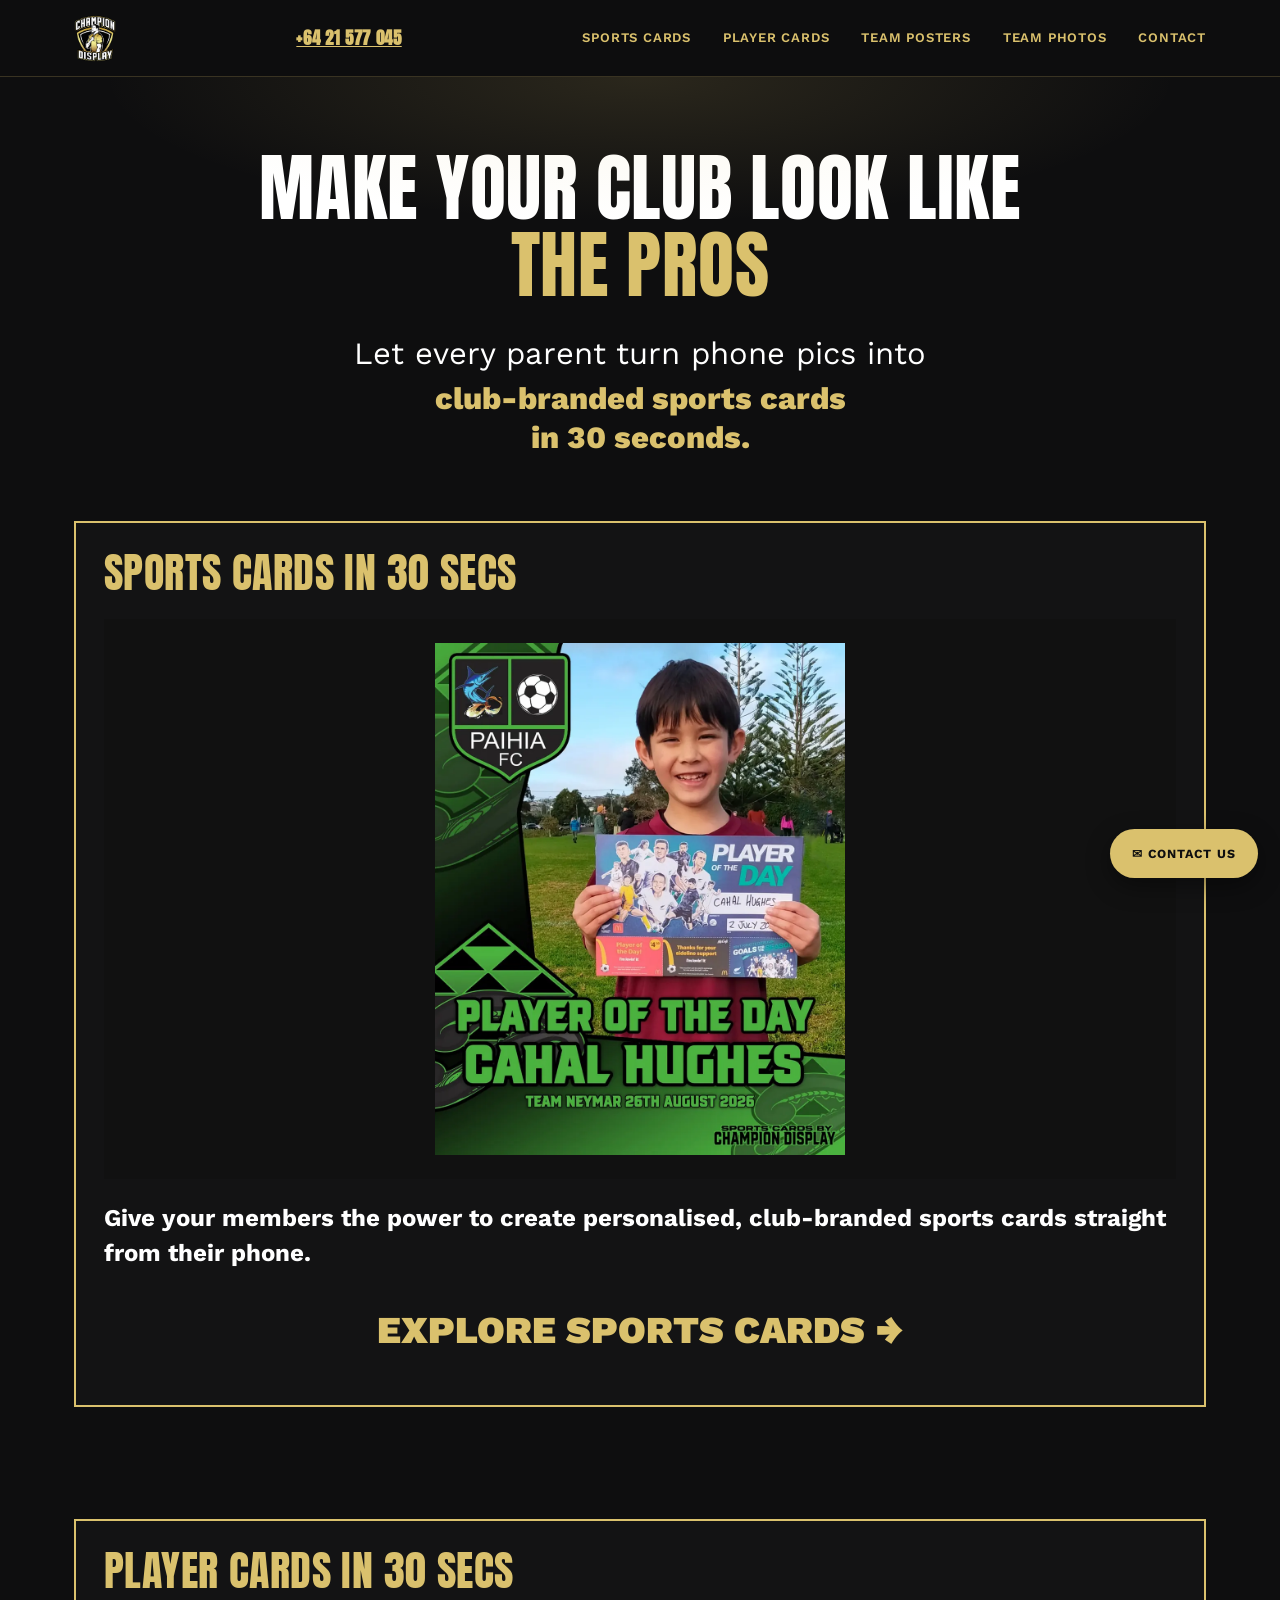
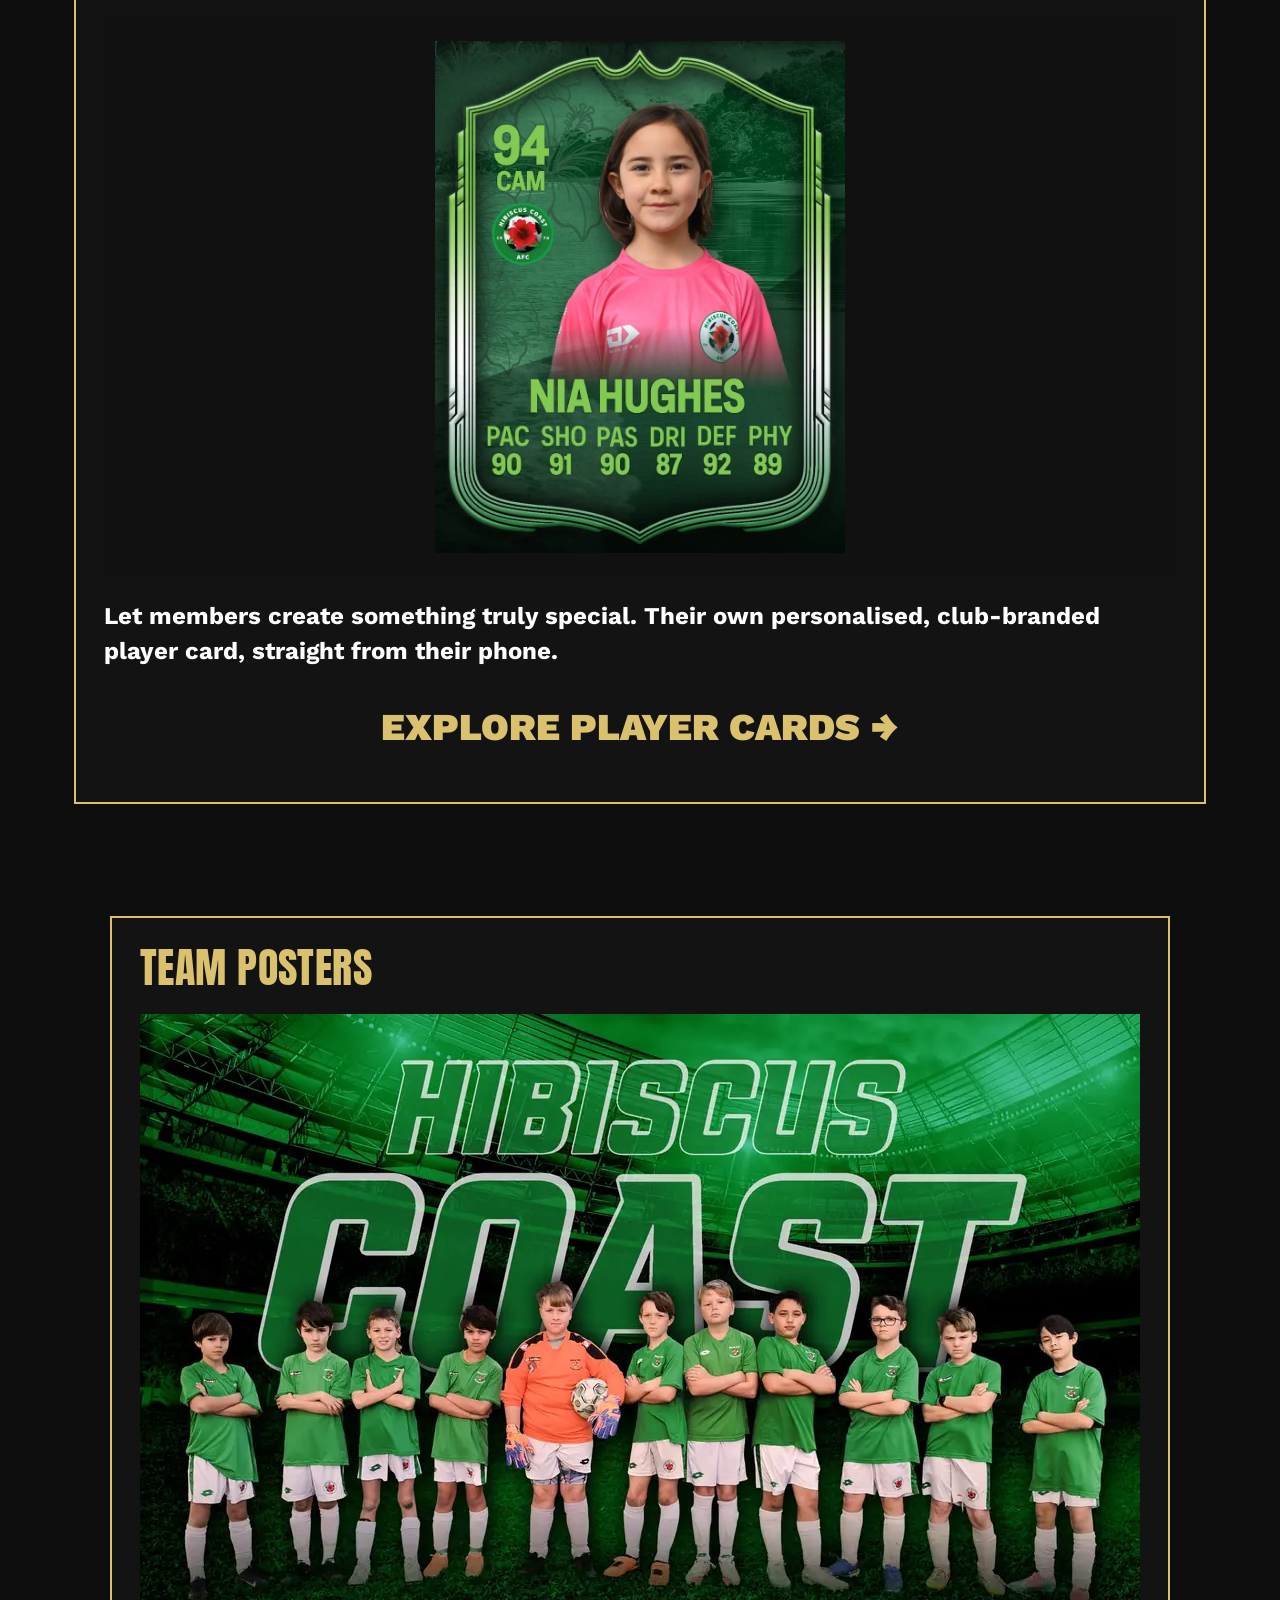
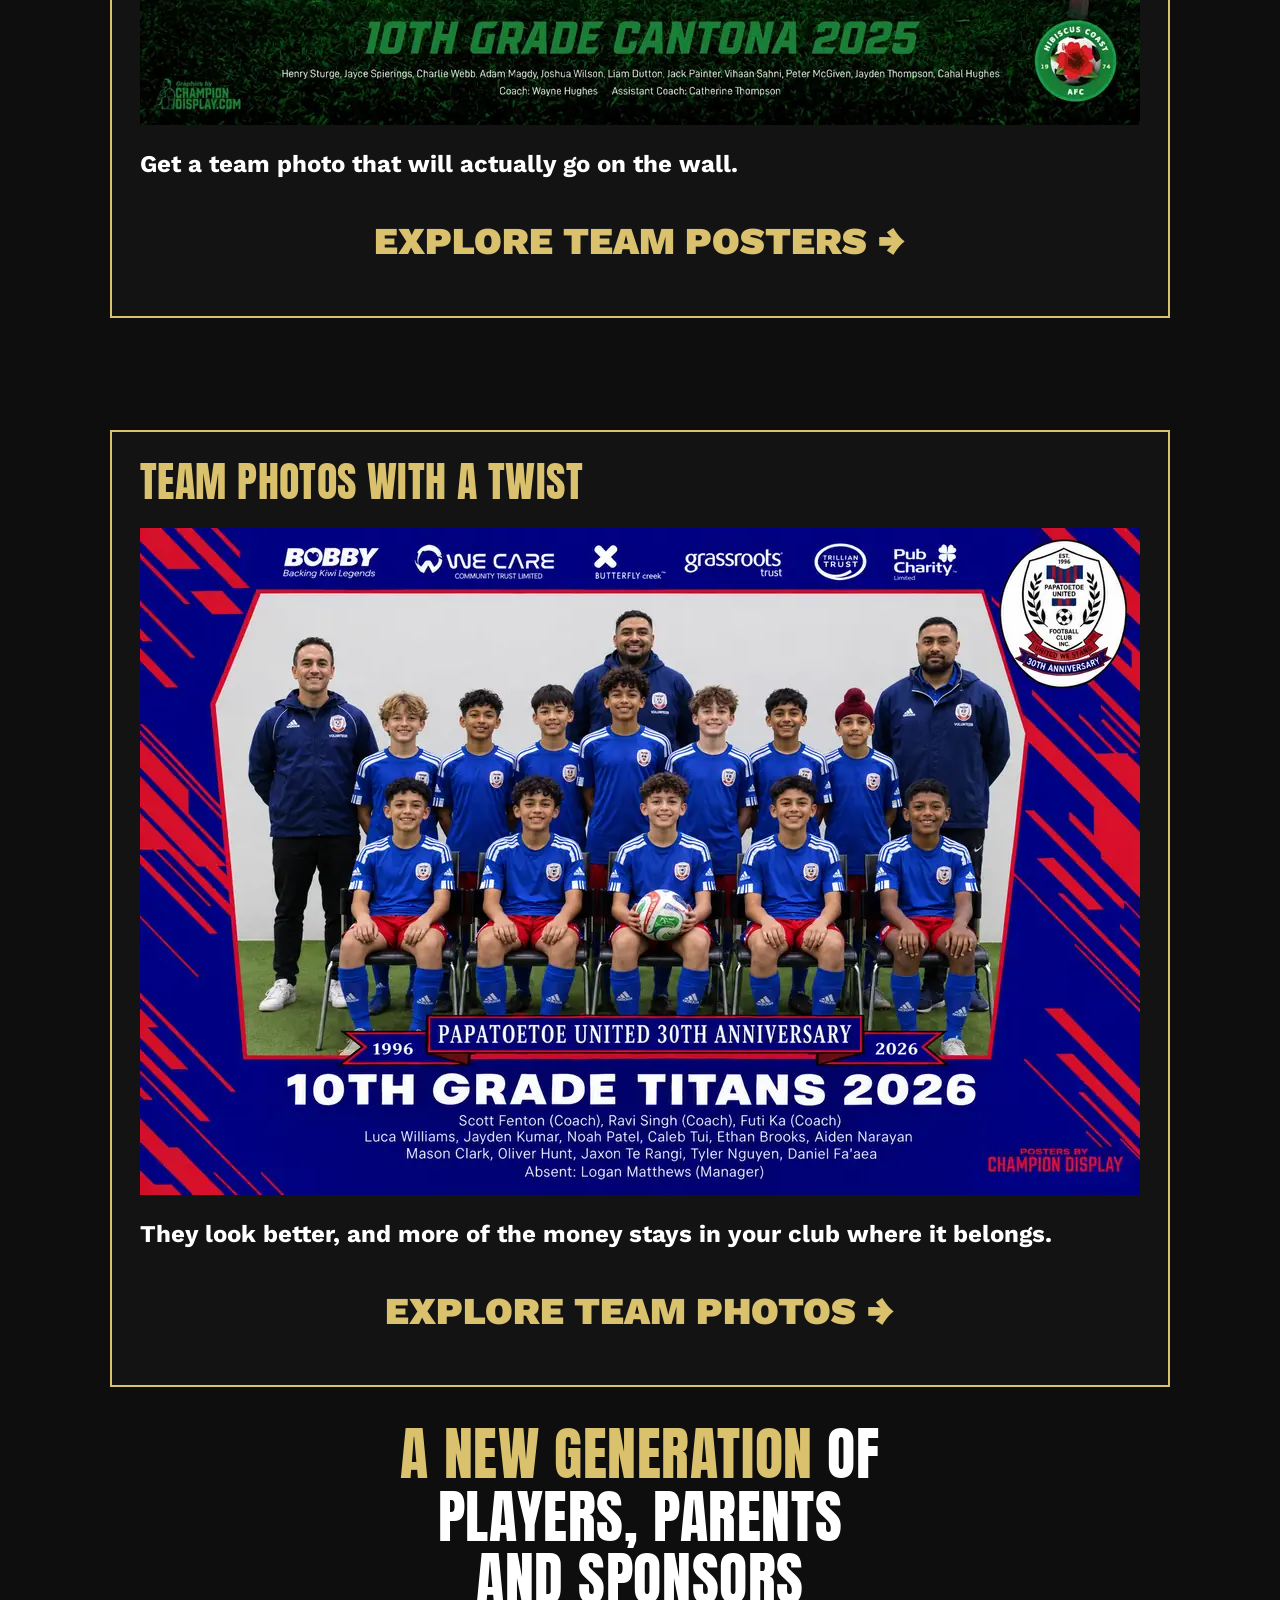
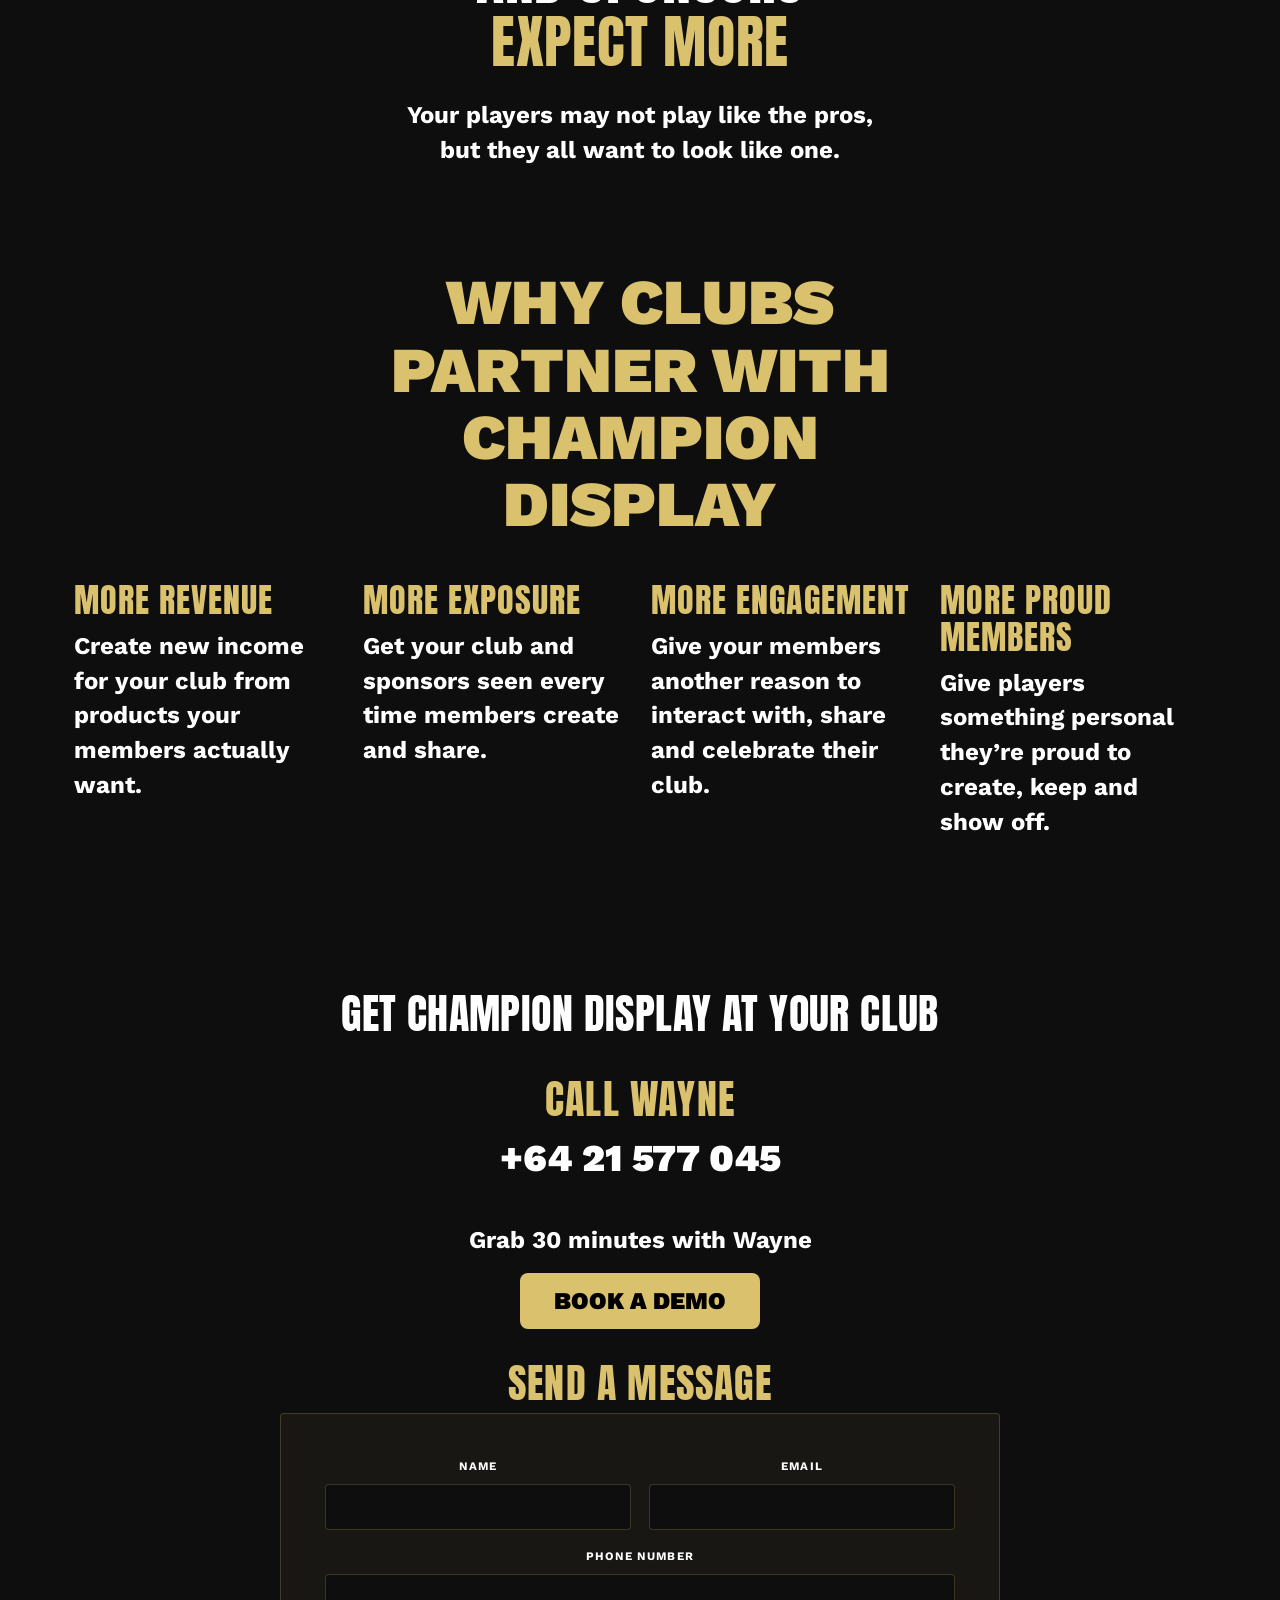
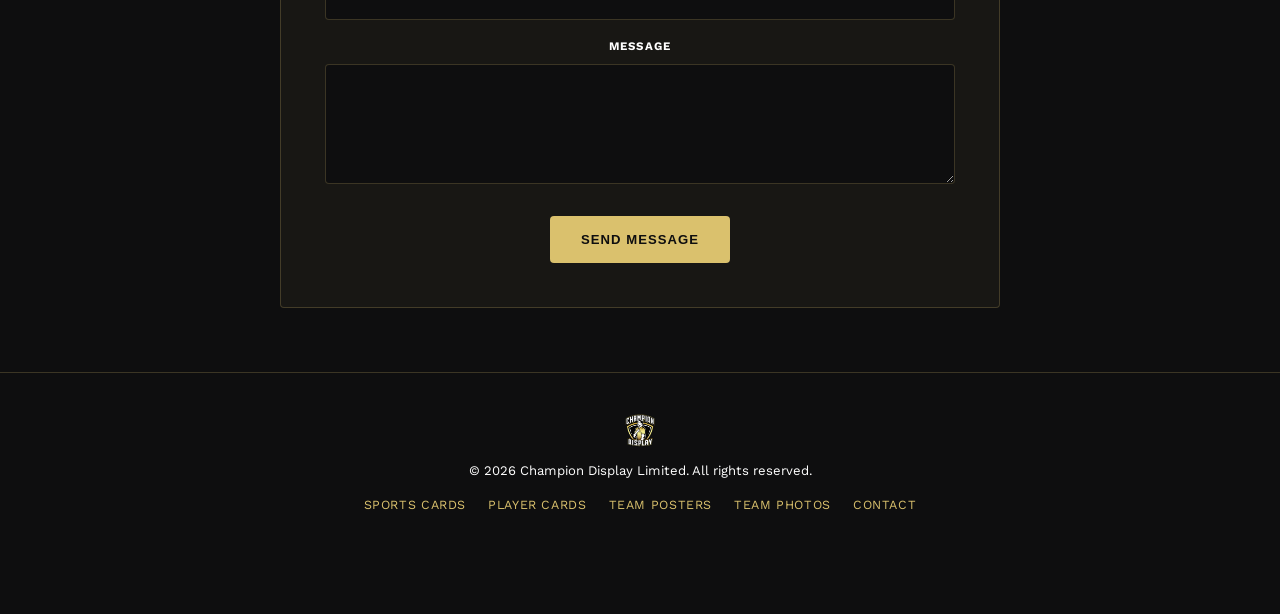
<file: index.html>
<!DOCTYPE html>
<html lang="en">
<head>
<meta charset="UTF-8">
<meta name="viewport" content="width=device-width, initial-scale=1.0">
<title>Champion Display | Club-Branded Products for Sports Clubs</title>
<meta name="description" content="Champion Display helps sports clubs look like the pros with sports cards, player cards, team posters and team photos that create revenue, exposure and proud players.">
<link rel="icon" href="/logo.png">
<link rel="stylesheet" href="/style.css">
<style>
  .hero-subhead {
    margin: 24px auto 14px;
    max-width: 900px;
    font-size: clamp(1.6rem, 3vw, 2.5rem);
    line-height: 1.15;
    font-weight: 700;
  }

  .product-stack {
    display: flex;
    flex-direction: column;
    gap: 56px;
    padding: 28px 0 72px;
  }

  .product-card {
    display: block;
    text-decoration: none;
    color: inherit;
    border: 1px solid rgba(220, 180, 80, 0.22);
    background: rgba(255,255,255,0.02);
    overflow: hidden;
  }

  .product-image-wrap {
    width: 100%;
    height: clamp(320px, 52vw, 560px);
    padding: 24px;
    box-sizing: border-box;
    background: #111;
    display: flex;
    justify-content: center;
    align-items: center;
    overflow: hidden;
  }

  .product-image {
    display: block;
    width: 100%;
    height: 100%;
    object-fit: contain;
    object-position: center;
  }

  .product-copy {
    padding: 28px 30px 32px;
  }

  .product-copy h2 {
    margin: 0 0 10px;
  }

  .product-copy p {
    margin: 0 0 18px;
  }

  .product-copy .go {
    display: inline-block;
  }

  .benefit-grid {
    display: grid;
    grid-template-columns: repeat(4, minmax(0, 1fr));
    gap: 22px;
  }

  @media (max-width: 900px) {
    .benefit-grid {
      grid-template-columns: repeat(2, minmax(0, 1fr));
    }
  }

  @media (max-width: 640px) {
    .hero-subhead {
      font-size: clamp(1.35rem, 6vw, 1.85rem);
    }

    .product-stack {
      gap: 34px;
      padding-top: 18px;
    }

    .product-copy {
      padding: 22px 20px 26px;
    }

    .product-image-wrap {
      height: 320px;
      padding: 14px;
    }

    .product-image {
      width: 100%;
      height: 100%;
      object-fit: contain;
    }

    .benefit-grid {
      grid-template-columns: 1fr;
    }
  }

  /* Latest homepage hierarchy updates */
  .main-nav a { color: var(--gold) !important; }

  .hero { padding-bottom: 36px !important; }
  .products-section { padding-top: 10px !important; }

  .product-card {
    display: block;
    margin-bottom: 54px;
  }
  .product-title {
    color: var(--gold);
    font-size: clamp(30px, 4vw, 42px);
    line-height: 1;
    margin: 0 0 18px;
    text-transform: uppercase;
  }
  .product-copy { margin-top: 18px; }
  .product-cta {
    display: inline-block;
    margin-top: 14px;
    color: var(--gold) !important;
    font-size: clamp(18px, 2.2vw, 22px);
    font-weight: 800;
    text-transform: uppercase;
    text-decoration: none;
  }

  .expect-headline {
    font-size: clamp(34px, 5vw, 58px);
    line-height: 1.08;
  }
  .expect-headline .gold { color: var(--gold); }
  .expect-support {
    font-size: clamp(22px, 3vw, 32px);
    line-height: 1.25;
  }

  .partner-heading {
    font-size: clamp(36px, 5vw, 60px);
    line-height: 1.08;
    margin-bottom: 34px;
  }
  .trio-item .num { display: none !important; }
  .trio-item h3 {
    color: var(--gold) !important;
    font-size: clamp(28px, 3vw, 38px) !important;
    line-height: 1.05;
    margin-bottom: 10px;
  }

  @media (max-width: 720px) {
    .hero { padding-bottom: 24px !important; }
    .products-section { padding-top: 0 !important; }
    .product-card { margin-bottom: 42px; }
    .product-title { margin-bottom: 14px; }
    .product-copy { margin-top: 14px; }
  }


  /* Product description emphasis */
  .product-copy p {
    color: var(--gold) !important;
    font-size: clamp(19px, 2.3vw, 24px) !important;
    font-weight: 700;
    line-height: 1.45;
    margin-bottom: 16px;
  }


  /* Landscape product images use their natural aspect ratio */
  .product-image-wrap.landscape {
    height: auto !important;
    padding: 0 !important;
    display: block;
  }

  .product-image-wrap.landscape .product-image {
    width: 100%;
    height: auto !important;
    max-height: none !important;
    object-fit: contain;
    display: block;
  }


  /* Final hierarchy refinements */
  .partner-heading {
    color: var(--gold) !important;
    font-size: clamp(40px, 5.8vw, 64px) !important;
    line-height: 1.02 !important;
    margin-bottom: 36px !important;
  }

  .trio-item h3 {
    color: var(--gold) !important;
    font-size: clamp(26px, 3vw, 34px) !important;
    line-height: 1.08 !important;
    margin-bottom: 10px !important;
  }

  .product-copy p {
    color: var(--gold) !important;
    font-size: clamp(19px, 2.3vw, 24px) !important;
    font-weight: 700 !important;
    line-height: 1.45 !important;
    margin-bottom: 16px !important;
  }

  @media (max-width: 720px) {
    .partner-heading {
      font-size: clamp(34px, 10vw, 42px) !important;
      line-height: 1.03 !important;
    }

    .trio-item h3 {
      font-size: clamp(24px, 7vw, 28px) !important;
    }
  }


  /* Product copy + CTA correction */
  .product-copy p {
    color: #ffffff !important;
    font-size: clamp(19px, 2.3vw, 24px) !important;
    font-weight: 700 !important;
    line-height: 1.45 !important;
  }

  .product-cta {
    color: var(--gold) !important;
    font-size: clamp(22px, 2.8vw, 28px) !important;
    font-weight: 800 !important;
    line-height: 1.2 !important;
    margin-top: 16px !important;
  }

  @media (max-width: 720px) {
    .product-copy p { font-size: 19px !important; }
    .product-cta { font-size: 22px !important; }
  }


  .header-phone {
    color: var(--gold);
    font-weight: 800;
    white-space: nowrap;
  }


  /* FINAL product Explore CTA styling */
  .product-cta {
    display: block !important;
    width: 100% !important;
    box-sizing: border-box !important;
    text-align: center !important;
    color: var(--gold) !important;
    font-size: clamp(28px, 3.5vw, 38px) !important;
    font-weight: 900 !important;
    line-height: 1.15 !important;
    margin: 24px auto 6px !important;
    padding: 14px 10px !important;
    text-transform: uppercase !important;
    text-decoration: none !important;
  }

  .product-cta:hover,
  .product-cta:focus {
    color: #ffffff !important;
  }

  @media (max-width: 720px) {
    .product-cta {
      font-size: 26px !important;
      padding: 14px 8px !important;
      margin-top: 20px !important;
    }
  }


  /* CTA fix: the Explore text is a span inside the clickable product card */
  .product-copy .go.product-cta {
    display: block !important;
    width: 100% !important;
    text-align: center !important;
    color: var(--gold) !important;
    font-size: clamp(28px, 3.5vw, 38px) !important;
    font-weight: 900 !important;
    line-height: 1.15 !important;
    margin: 24px auto 6px !important;
    padding: 14px 10px !important;
    box-sizing: border-box !important;
    text-transform: uppercase !important;
  }

  @media (max-width: 720px) {
    .product-copy .go.product-cta {
      font-size: 26px !important;
    }
  }


  /* Stronger product section boxes + internal spacing */
  .product-card {
    border: 2px solid var(--gold) !important;
    padding: 28px 28px 32px !important;
    margin: 0 auto 56px !important;
    box-sizing: border-box !important;
  }

  .product-title {
    margin: 0 0 24px !important;
    padding: 0 !important;
    line-height: 1.05 !important;
  }

  .product-image-wrap {
    margin-left: auto !important;
    margin-right: auto !important;
  }

  .product-copy {
    padding: 0 !important;
    margin-top: 22px !important;
  }

  @media (max-width: 720px) {
    .product-card {
      border-width: 2px !important;
      padding: 20px 18px 24px !important;
      margin-bottom: 38px !important;
    }

    .product-title {
      margin-bottom: 18px !important;
    }

    .product-copy {
      margin-top: 18px !important;
    }
  }


  /* Header phone number replacing brand-word text */
  .brand .header-phone {
    color: var(--gold) !important;
    font-family: inherit !important;
    font-size: clamp(14px, 1.6vw, 18px) !important;
    font-weight: 800 !important;
    letter-spacing: 0.04em !important;
    white-space: nowrap !important;
  }


  .brand .header-phone {
    text-decoration: none !important;
    cursor: pointer;
    display: inline-flex;
    align-items: center;
    min-height: 44px;
  }


  /* Hero supporting copy: true white */
  .hero-sub,
  .hero-desc {
    color: #ffffff !important;
  }


  /* Fix actual WHY CLUBS PARTNER heading */
  .why .eyebrow,
  #why .eyebrow,
  .why-section .eyebrow {
    display: block !important;
    color: var(--gold) !important;
    font-size: clamp(42px, 5.5vw, 64px) !important;
    font-weight: 900 !important;
    line-height: 1.05 !important;
    letter-spacing: 0.01em !important;
    text-align: center !important;
    margin: 0 auto 42px !important;
    text-transform: uppercase !important;
  }

  @media (max-width: 720px) {
    .why .eyebrow,
    #why .eyebrow,
    .why-section .eyebrow {
      font-size: 36px !important;
      line-height: 1.08 !important;
      margin-bottom: 30px !important;
    }
  }


  /* FINAL colour + hierarchy correction: no grey text */
  body,
  p,
  .lede,
  .hero-subhead,
  .expect-support,
  .product-copy p,
  .trio-item p,
  .section-head p,
  label,
  .site-footer p,
  .foot-nav a {
    color: #ffffff !important;
  }

  /* Actual partner heading in the current markup */
  .section-head > .eyebrow {
    display: block !important;
    color: var(--gold) !important;
  }

  section:not(.hero):not(.alt) .section-head > .eyebrow {
    font-size: clamp(42px, 5.5vw, 64px) !important;
    line-height: 1.05 !important;
    font-weight: 900 !important;
    letter-spacing: 0 !important;
    text-align: center !important;
    margin: 0 auto 42px !important;
    text-transform: uppercase !important;
  }

  /* Keep all intended gold hierarchy explicitly gold */
  .main-nav a,
  .product-title,
  .product-cta,
  .expect-headline .gold,
  .trio-item h3,
  .header-phone {
    color: var(--gold) !important;
  }

  /* Benefit supporting copy must be true white */
  .benefit-grid .trio-item p {
    color: #ffffff !important;
  }

  /* Hero supporting copy must be true white */
  .hero .hero-subhead,
  .hero .lede {
    color: #ffffff !important;
  }

  @media (max-width: 720px) {
    section:not(.hero):not(.alt) .section-head > .eyebrow {
      font-size: 36px !important;
      line-height: 1.08 !important;
      margin-bottom: 30px !important;
    }
  }


  /* Supporting-copy typography consistency:
     use the same treatment as the product description copy everywhere */
  .hero .lede,
  .alt .lede,
  .expect-support,
  .benefit-grid .trio-item p,
  .trio-item p,
  .section-head p {
    font-family: var(--font-body) !important;
    font-size: clamp(19px, 2.3vw, 24px) !important;
    font-weight: 700 !important;
    line-height: 1.45 !important;
    letter-spacing: normal !important;
    text-transform: none !important;
    color: #ffffff !important;
  }

  @media (max-width: 720px) {
    .hero .lede,
    .alt .lede,
    .expect-support,
    .benefit-grid .trio-item p,
    .trio-item p,
    .section-head p {
      font-size: 19px !important;
    }
  }


  /* Mobile layout correction */
  .product-image-wrap.landscape {
    height: auto !important;
    min-height: 0 !important;
    padding: 0 !important;
    display: block !important;
  }

  .product-image-wrap.landscape .product-image {
    width: 100% !important;
    height: auto !important;
    max-height: none !important;
    object-fit: contain !important;
    display: block !important;
  }

  /* Supporting copy keeps the same family but stops competing with headlines on mobile */
  @media (max-width: 720px) {
    .hero .lede,
    .expect-support,
    .trio-item p,
    .section-head p {
      font-family: var(--font-body) !important;
      font-size: 16px !important;
      font-weight: 500 !important;
      line-height: 1.5 !important;
      color: #ffffff !important;
    }

    .hero .lede,
    .expect-support {
      max-width: 290px !important;
      margin-left: auto !important;
      margin-right: auto !important;
    }

    .product-image-wrap.landscape {
      margin-top: 0 !important;
      margin-bottom: 0 !important;
    }
  }


  /* New generation section: no box */
  .expect-section,
  .generation-section {
    border: none !important;
    outline: none !important;
    box-shadow: none !important;
    background: transparent !important;
  }

  .expect-section .wrap,
  .generation-section .wrap {
    border: none !important;
    outline: none !important;
    box-shadow: none !important;
    background: transparent !important;
  }


  /* Explicit generation-section line structure */
  .expect-line {
    display: block !important;
  }

  .support-line {
    display: block !important;
    white-space: nowrap !important;
  }

  @media (max-width: 720px) {
    .expect-headline {
      font-size: clamp(30px, 9.4vw, 38px) !important;
      line-height: 1.08 !important;
    }

    .expect-support {
      max-width: none !important;
      width: 100% !important;
      font-size: clamp(14px, 4.2vw, 16px) !important;
    }

    .support-line {
      white-space: nowrap !important;
    }
  }

  @media (max-width: 360px) {
    .expect-support {
      font-size: 13px !important;
    }
  }


  /* Tighten spacing around the New Generation section */
  .expect-section {
    padding-top: 38px !important;
    padding-bottom: 38px !important;
    margin-top: 0 !important;
    margin-bottom: 0 !important;
  }

  .expect-section .wrap,
  .expect-section .section-head {
    margin-top: 0 !important;
    margin-bottom: 0 !important;
    padding-top: 0 !important;
    padding-bottom: 0 !important;
  }

  .expect-headline {
    margin-top: 0 !important;
    margin-bottom: 24px !important;
  }

  .expect-support {
    margin-top: 0 !important;
    margin-bottom: 0 !important;
  }

  @media (max-width: 720px) {
    .expect-section {
      padding-top: 24px !important;
      padding-bottom: 24px !important;
    }

    .expect-headline {
      margin-bottom: 18px !important;
    }
  }


  /* Clean hero */
  .hero-sub-line { display: block !important; }
  .hero .hero-subhead {
    color: #ffffff !important;
    margin-bottom: 0 !important;
  }


  /* Hero explanatory message */
  .hero-message {
    margin: 28px auto 0;
    max-width: 760px;
    text-align: center;
  }

  .hero-explain,
  .hero-benefit {
    color: #ffffff !important;
    font-family: var(--font-body) !important;
    font-size: clamp(18px, 2.2vw, 23px) !important;
    font-weight: 600 !important;
    line-height: 1.45 !important;
    margin: 0 auto !important;
  }

  .hero-create-share {
    color: #ffffff !important;
    font-family: var(--font-body) !important;
    font-size: clamp(22px, 2.7vw, 28px) !important;
    font-weight: 800 !important;
    line-height: 1.25 !important;
    margin: 20px auto 8px !important;
  }

  .hero-message .gold {
    color: var(--gold) !important;
  }

  @media (max-width: 720px) {
    .hero-message {
      margin-top: 22px;
      max-width: 330px;
    }

    .hero-explain,
    .hero-benefit {
      font-size: 16px !important;
      line-height: 1.5 !important;
    }

    .hero-create-share {
      font-size: 20px !important;
      margin-top: 18px !important;
    }
  }


  /* Locked hero sports-card proposition */
  .hero-sports-card-message {
    margin: 30px auto 0 !important;
    max-width: 900px !important;
    text-align: center !important;
  }

  .hero-parent-line {
    color: #ffffff !important;
    font-family: var(--font-body) !important;
    font-size: clamp(19px, 2.2vw, 24px) !important;
    font-weight: 600 !important;
    line-height: 1.3 !important;
    margin: 0 !important;
  }

  .hero-card-line {
    color: var(--gold) !important;
    font-family: var(--font-body) !important;
    font-size: clamp(24px, 2.8vw, 31px) !important;
    font-weight: 800 !important;
    line-height: 1.25 !important;
    margin: 6px 0 0 !important;
  }

  @media (max-width: 720px) {
    .hero-sports-card-message {
      margin-top: 22px !important;
      max-width: 340px !important;
    }

    .hero-parent-line {
      font-size: 16px !important;
      white-space: nowrap !important;
    }

    .hero-card-line {
      font-size: 20px !important;
    }
  }

  @media (max-width: 360px) {
    .hero-parent-line {
      font-size: 14px !important;
    }

    .hero-card-line {
      font-size: 19px !important;
    }
  }


  /* Hero supporting lines: same size, different weight */
  .hero-parent-line,
  .hero-card-line {
    font-size: clamp(24px, 2.8vw, 31px) !important;
  }

  .hero-parent-line {
    font-weight: 400 !important;
  }

  .hero-card-line {
    font-weight: 800 !important;
  }

  .hero-card-line > span {
    display: block !important;
  }

  @media (max-width: 720px) {
    .hero-parent-line,
    .hero-card-line {
      font-size: 20px !important;
    }

    .hero-parent-line {
      white-space: normal !important;
    }
  }

  @media (max-width: 360px) {
    .hero-parent-line,
    .hero-card-line {
      font-size: 19px !important;
    }
  }


  /* Mobile hero sizing refinement */
  @media (max-width: 720px) {
    .hero-parent-line {
      font-size: 17px !important;
      white-space: nowrap !important;
    }

    .hero-card-line {
      font-size: 22px !important;
    }
  }

  @media (max-width: 360px) {
    .hero-parent-line {
      font-size: 15.5px !important;
      white-space: nowrap !important;
    }

    .hero-card-line {
      font-size: 21px !important;
    }
  }


  /* Keep longer product headlines inside the mobile card */
  @media (max-width: 720px) {
    .product-title {
      font-size: 24px !important;
      line-height: 1.08 !important;
      white-space: nowrap !important;
      letter-spacing: 0 !important;
    }
  }

  @media (max-width: 380px) {
    .product-title {
      font-size: 22px !important;
    }
  }


  /* Footer navigation links: gold */
  .foot-nav a,
  footer .foot-nav a {
    color: var(--gold) !important;
  }


  /* Consistent vertical spacing between major page sections */
  section {
    margin-top: 0 !important;
    margin-bottom: 0 !important;
  }

  /* Mobile: one consistent section rhythm across the page */
  @media (max-width: 720px) {
    section,
    .expect-section {
      padding-top: 32px !important;
      padding-bottom: 32px !important;
    }

    /* Product cards already create their own internal spacing */
    section.products,
    .products {
      padding-top: 32px !important;
      padding-bottom: 32px !important;
    }

    /* Remove oversized inherited gaps around section wrappers/headings */
    section > .wrap,
    section .section-head {
      margin-top: 0 !important;
    }

    .expect-section {
      margin-top: 0 !important;
      margin-bottom: 0 !important;
    }

    /* Contact section should begin at the same distance after benefits */
    #contact,
    .contact-section {
      margin-top: 0 !important;
      padding-top: 32px !important;
    }
  }


  /* Product box headlines: larger but sized to keep the longest title inside the box */
  @media (max-width: 720px) {
    .product-title {
      font-size: 25px !important;
      line-height: 1.08 !important;
      letter-spacing: -0.35px !important;
      white-space: nowrap !important;
    }
  }

  @media (max-width: 380px) {
    .product-title {
      font-size: 23px !important;
      letter-spacing: -0.45px !important;
    }
  }


  /* FINAL mobile correction:
     1) all four product headlines use one shared size
     2) longest headline is allowed to use the available card/image width
     3) remove the oversized gap after the Team Photos card */
  @media (max-width: 720px) {
    .product-title {
      display: block !important;
      width: 100% !important;
      max-width: none !important;
      box-sizing: border-box !important;
      font-size: 26px !important;
      line-height: 1.05 !important;
      letter-spacing: -0.7px !important;
      white-space: nowrap !important;
      margin: 0 0 18px 0 !important;
      padding: 0 !important;
    }

    /* Kill the large inherited space between the last product box
       and the New Generation section */
    .products {
      padding-bottom: 20px !important;
      margin-bottom: 0 !important;
    }

    .products .product-card:last-child {
      margin-bottom: 0 !important;
    }

    .expect-section {
      margin-top: 0 !important;
      padding-top: 20px !important;
    }
  }

  @media (max-width: 380px) {
    .product-title {
      font-size: 24px !important;
      letter-spacing: -0.9px !important;
    }
  }


  /* Exact fixes for the actual current markup */

  /* Remove the real source of the large gap after the last product card */
  .product-stack {
    padding-bottom: 18px !important;
    margin-bottom: 0 !important;
  }

  .product-stack .product-card:last-child {
    margin-bottom: 0 !important;
  }

  .expect-section {
    padding-top: 18px !important;
    margin-top: 0 !important;
  }

  /* Make all four product headlines visibly larger and identical */
  @media (max-width: 720px) {
    .product-title {
      font-size: 30px !important;
      line-height: 1 !important;
      letter-spacing: -0.8px !important;
      white-space: nowrap !important;
      width: 100% !important;
      max-width: 100% !important;
      margin: 0 0 18px 0 !important;
    }
  }

  @media (max-width: 380px) {
    .product-title {
      font-size: 28px !important;
      letter-spacing: -0.9px !important;
    }
  }

</style>

<style>
  .contact-demo-copy {
    margin: 0 0 14px;
    color: #ffffff !important;
    font-size: clamp(18px, 2.4vw, 24px);
    font-weight: 700;
  }
  .contact-demo-button {
    display: inline-block;
    min-width: 240px;
    padding: 16px 26px;
    border-radius: 8px;
    background: #dac16d;
    color: #000000 !important;
    font-size: clamp(18px, 2.4vw, 24px);
    font-weight: 900;
    line-height: 1;
    text-transform: uppercase;
    text-decoration: none;
  }
</style>


<style>
  #contact .contact-action {
    max-width: 720px;
    margin: 0 auto 34px;
    text-align: center;
  }
  #contact .contact-action h3 {
    margin: 0 0 10px;
    color: #dac16d !important;
    font-size: clamp(28px, 4vw, 40px);
    line-height: 1;
    text-transform: uppercase;
  }
  #contact .contact-phone {
    display: inline-block;
    color: #ffffff !important;
    font-size: clamp(24px, 4vw, 38px);
    font-weight: 900;
    text-decoration: none;
  }
  #contact .contact-message {
    margin-bottom: 0;
  }
</style>

</head>
<body>

<header class="site-header">
  <div class="wrap">
    <a href="/" class="brand">
      <img src="/logo-crest.png" alt="Champion Display">
      <a class="brand-word header-phone" href="tel:+6421577045" aria-label="Call +64 21 577 045">+64 21 577 045</a>
    </a>
    <nav class="main-nav" id="mainNav">
      <a href="/sports-cards.html">Sports Cards</a>
      <a href="/player-cards.html">Player Cards</a>
      <a href="/team-posters.html">Team Posters</a>
      <a href="/team-photos.html">Team Photos</a>
      <a href="#contact">Contact</a>
    </nav>
    <button class="nav-toggle" id="navToggle">Menu</button>
  </div>
</header>

<section class="hero">
  <div class="wrap">
    <h1>Make your club look like <em>the pros</em></h1>
    <div class="hero-message hero-sports-card-message">
      <p class="hero-parent-line">Let every parent turn phone pics into</p>
      <p class="hero-card-line"><span>club-branded sports cards</span><span>in 30 seconds.</span></p>
    </div>

  </div>
</section>

<div class="wrap">
  <div class="product-stack">

    <a href="/sports-cards.html" class="product-card">
      <h2 class="product-title">SPORTS CARDS IN 30 SECS</h2>
<div class="product-image-wrap">
        <img src="/sports-cards.webp" alt="Champion Display sports card example" class="product-image" loading="lazy">
      </div>
<div class="product-copy">
        <p>Give your members the power to create personalised, club-branded sports cards straight from their phone.</p>
        <span class="go product-cta">Explore Sports Cards →</span>
      </div>
    </a>

    <a href="/player-cards.html" class="product-card">
      <h2 class="product-title">PLAYER CARDS IN 30 SECS</h2>
<div class="product-image-wrap">
        <img src="/player-cards.webp" alt="Champion Display personalised player card example" class="product-image" loading="lazy">
      </div>
<div class="product-copy">
        <p>Let members create something truly special. Their own personalised, club-branded player card, straight from their phone.</p>
        <span class="go product-cta">Explore Player Cards →</span>
      </div>
    </a>

    <a href="/team-posters.html" class="product-card">
      <h2 class="product-title">TEAM POSTERS</h2>
<div class="product-image-wrap landscape">
        <img src="/team-posters.webp" alt="Champion Display team poster example" class="product-image" loading="lazy">
      </div>
<div class="product-copy">
        <p>Get a team photo that will actually go on the wall.</p>
        <span class="go product-cta">Explore Team Posters →</span>
      </div>
    </a>

    <a href="/team-photos.html" class="product-card">
      <h2 class="product-title">TEAM PHOTOS WITH A TWIST</h2>
<div class="product-image-wrap landscape">
        <img src="/team-photos.webp" alt="Champion Display team photo example" class="product-image" loading="lazy">
      </div>
<div class="product-copy">
        <p>They look better, and more of the money stays in your club where it belongs.</p>
        <span class="go product-cta">Explore Team Photos →</span>
      </div>
    </a>

  </div>
</div>

<section class="expect-section alt">
  <div class="wrap">
    <div class="section-head">
      <h2 class="expect-headline">
      <span class="expect-line"><span class="gold">A NEW GENERATION</span> OF</span>
      <span class="expect-line">PLAYERS, PARENTS</span>
      <span class="expect-line">AND SPONSORS</span>
      <span class="expect-line gold">EXPECT MORE</span>
    </h2>
      <p class="expect-support">
      <span class="support-line">Your players may not play like the pros,</span>
      <span class="support-line">but they all want to look like one.</span>
    </p>
    </div>
  </div>
</section>

<section>
  <div class="wrap">
    <div class="section-head">
      <span class="eyebrow">Why clubs partner with Champion Display</span>
    </div>
    <div class="benefit-grid">
      <div class="trio-item">
        <h3>MORE REVENUE</h3>
        <p>Create new income for your club from products your members actually want.</p>
      </div>
      <div class="trio-item">
        <h3>MORE EXPOSURE</h3>
        <p>Get your club and sponsors seen every time members create and share.</p>
      </div>
      <div class="trio-item">
        <h3>MORE ENGAGEMENT</h3>
        <p>Give your members another reason to interact with, share and celebrate their club.</p>
      </div>
      <div class="trio-item">
        <h3>MORE PROUD MEMBERS</h3>
        <p>Give players something personal they’re proud to create, keep and show off.</p>
      </div>
    </div>
  </div>
</section>

<section id="contact">
  <div class="wrap">
    <div class="section-head">
      <h2>Get Champion Display at your club</h2>
    </div>

    <div class="contact-action">
      <h3>CALL WAYNE</h3>
      <a class="contact-phone" href="tel:+6421577045">+64 21 577 045</a>
    </div>

    <div class="contact-action">
      <p class="contact-demo-copy">Grab 30 minutes with Wayne</p>
      <a class="contact-demo-button" href="https://calendar.app.google/MoK7ecduyQwZUgww5" target="_blank" rel="noopener">BOOK A DEMO</a>
    </div>

    <div class="contact-action contact-message">
      <h3>SEND A MESSAGE</h3>
      <div class="contact-block">
<form id="contactForm" action="https://formspree.io/f/mjyvadyp" method="POST">
        <div class="contact-grid">
          <div>
            <label for="name">Name</label>
            <input type="text" id="name" name="name" required>
          </div>
          <div>
            <label for="email">Email</label>
            <input type="email" id="email" name="email" required>
          </div>
          <div class="full">
            <label for="phone">Phone Number</label>
            <input type="tel" id="phone" name="phone" required>
          </div>
          <div class="full">
            <label for="message">Message</label>
            <textarea id="message" name="message" required></textarea>
          </div>
        </div>
        <div style="margin-top:24px;">
          <button type="submit" class="btn btn-gold">Send Message</button>
        </div>
        <p class="form-msg" id="formMsg"></p>
      </form>
      </div>
    </div>
  </div>
</section>

<a href="#contact" class="floating-contact">✉ Contact Us</a>

<footer class="site-footer">
  <div class="wrap">
    <img src="/logo-crest.png" alt="Champion Display">
    <p>&copy; <span id="year"></span> Champion Display Limited. All rights reserved.</p>
    <div class="foot-nav">
      <a href="/sports-cards.html">Sports Cards</a>
      <a href="/player-cards.html">Player Cards</a>
      <a href="/team-posters.html">Team Posters</a>
      <a href="/team-photos.html">Team Photos</a>
      <a href="#contact">Contact</a>
    </div>
  </div>
</footer>

<script>
  document.getElementById('year').textContent = new Date().getFullYear();
  document.getElementById('navToggle').addEventListener('click', function() {
    document.getElementById('mainNav').classList.toggle('open');
  });
  document.getElementById('contactForm').addEventListener('submit', function(e) {
    e.preventDefault();
    var form = e.target;
    var msg = document.getElementById('formMsg');
    fetch(form.action, {
      method: 'POST',
      body: new FormData(form),
      headers: { 'Accept': 'application/json' }
    }).then(function(res) {
      if (res.ok) {
        msg.textContent = "Thanks, we've got your message and will be in touch soon.";
        msg.className = 'form-msg success';
        form.reset();
      } else {
        msg.textContent = "Something went wrong sending that. Please try again or email us directly.";
        msg.className = 'form-msg error';
      }
    }).catch(function() {
      msg.textContent = "Something went wrong sending that. Please try again or email us directly.";
      msg.className = 'form-msg error';
    });
  });
</script>

</body>
</html>
</file>
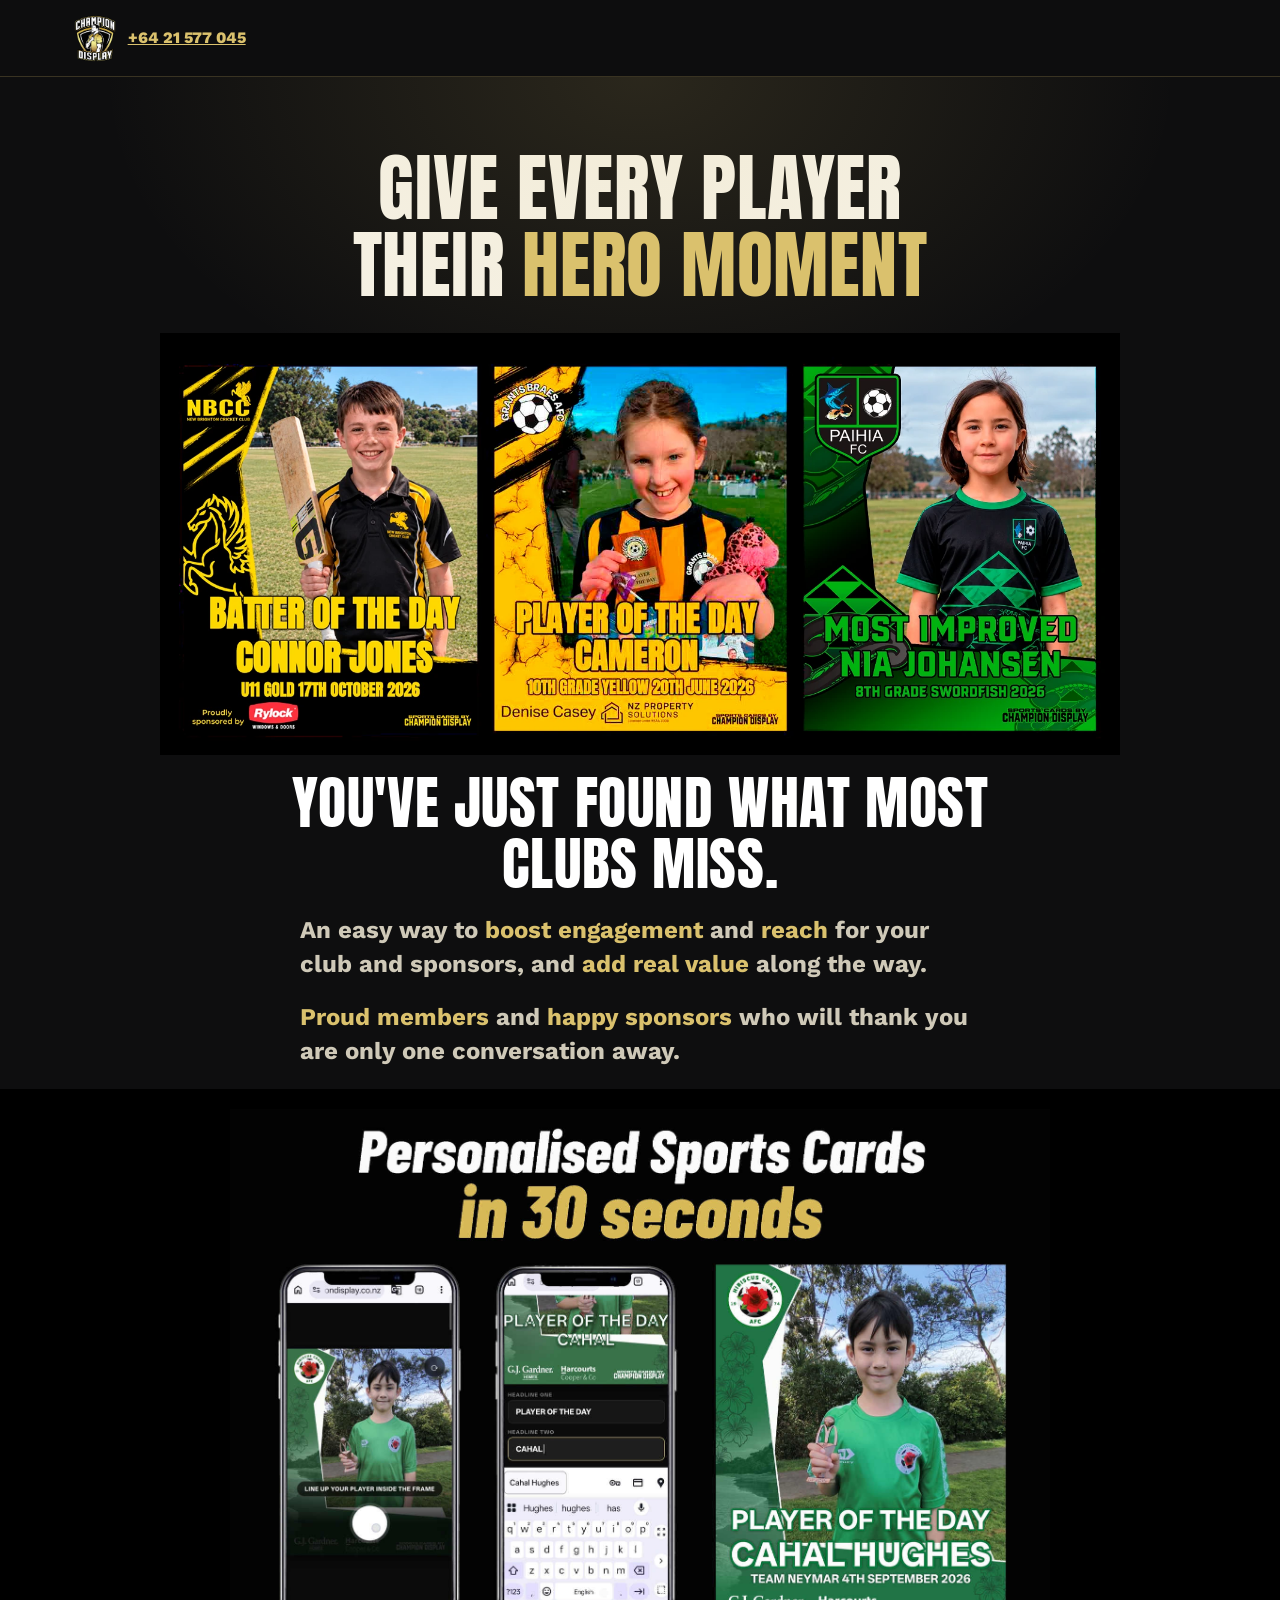
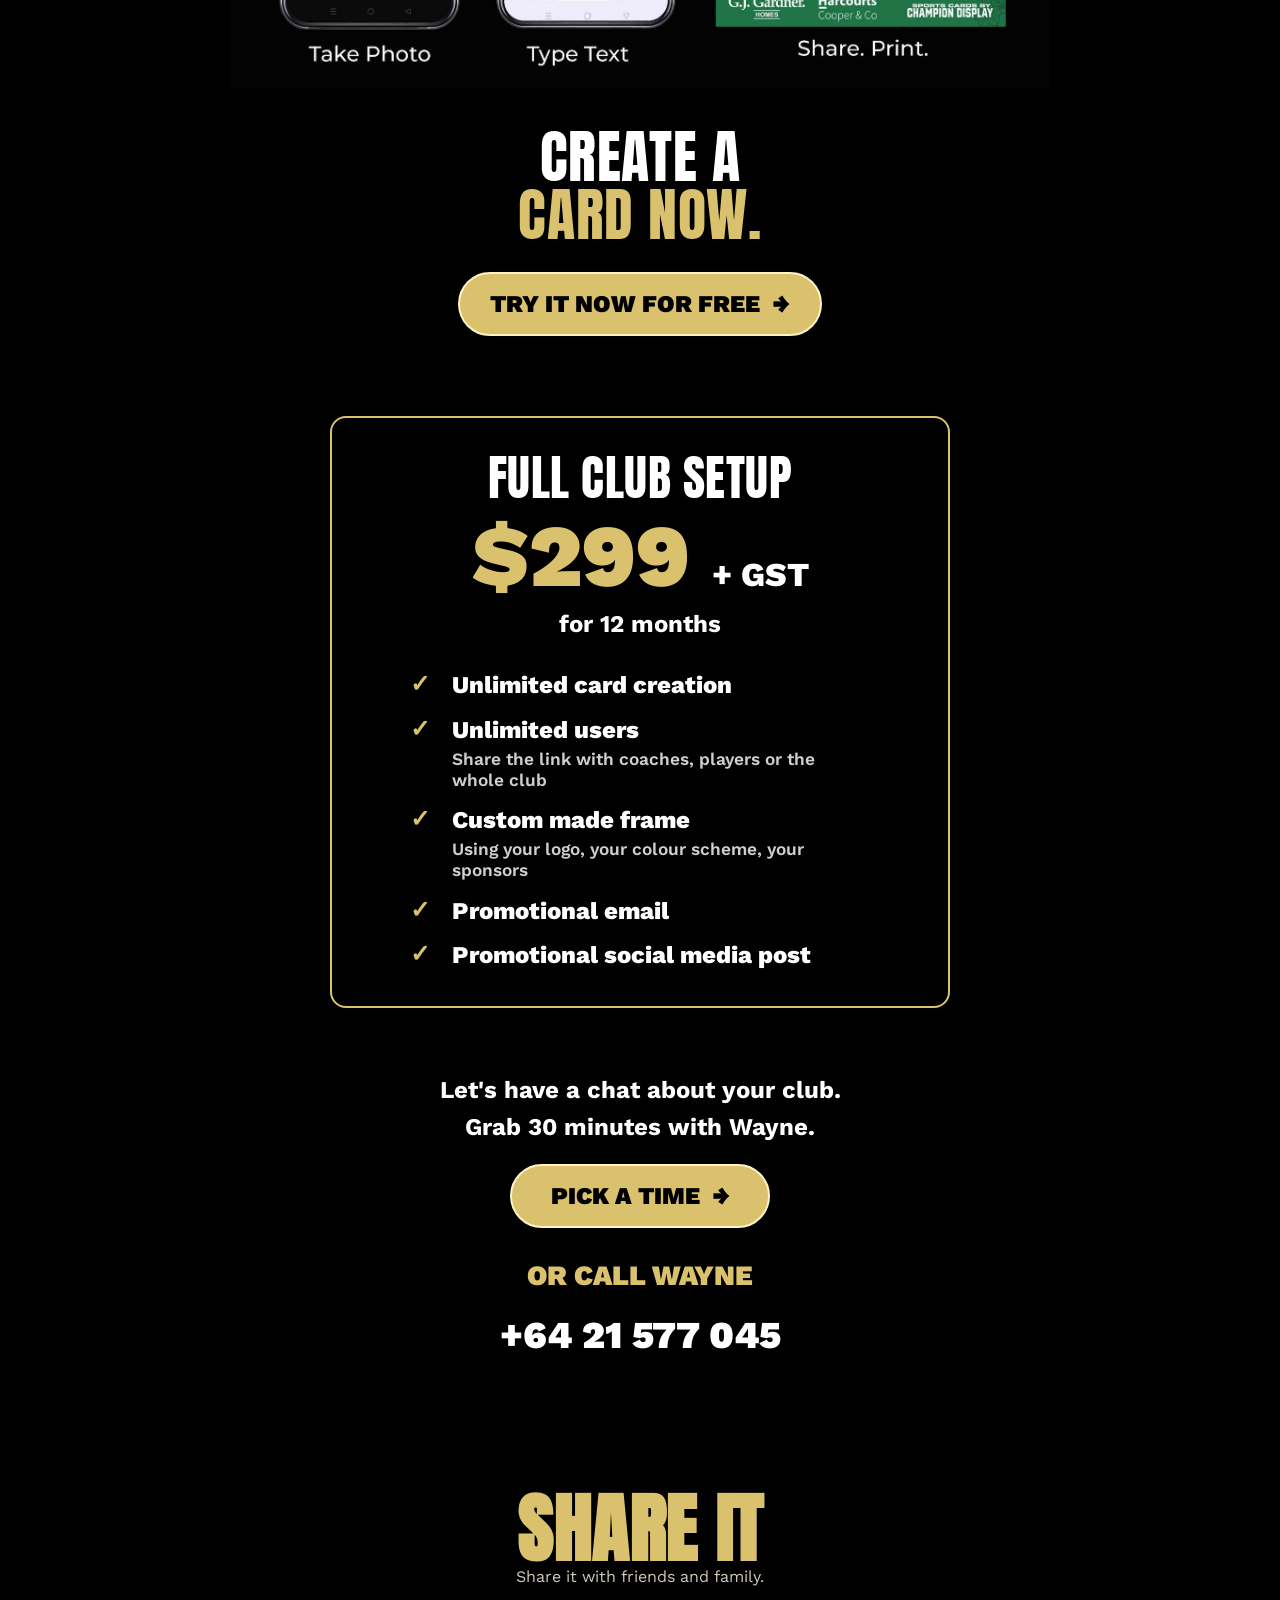
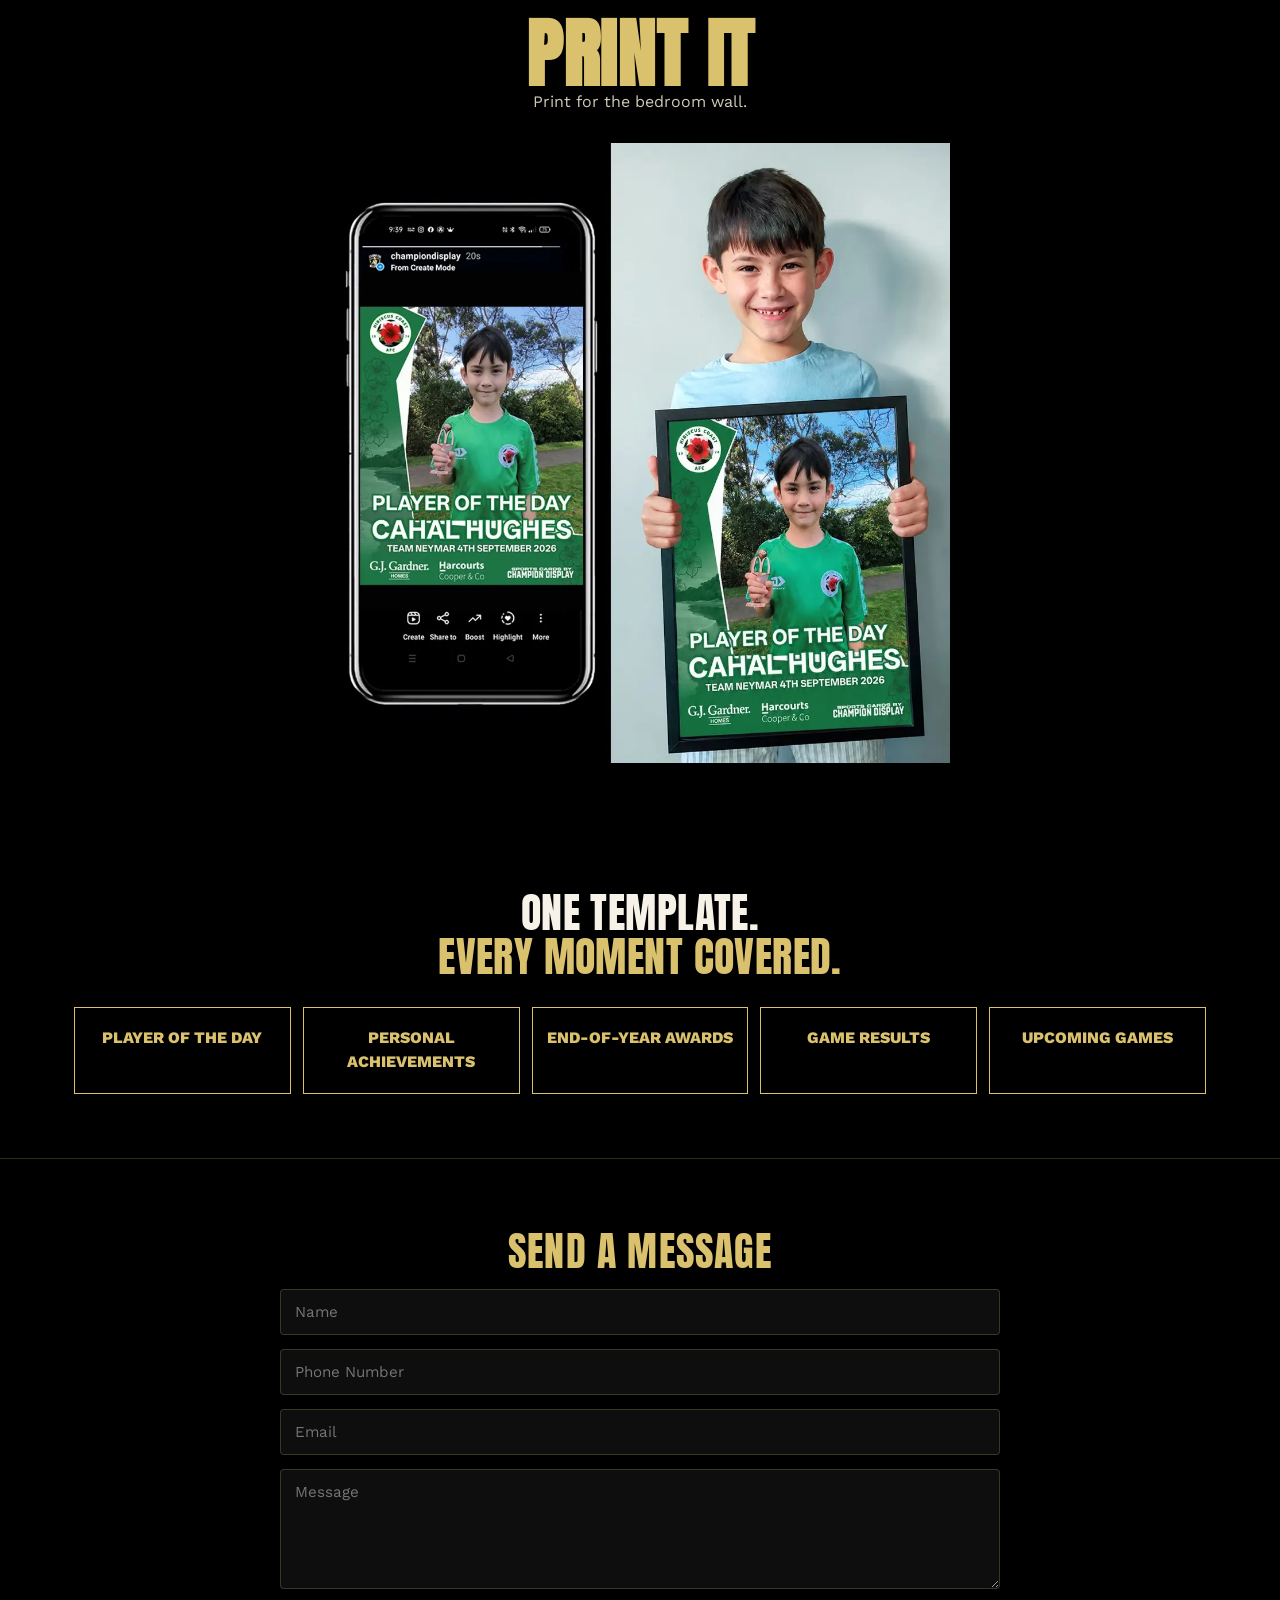
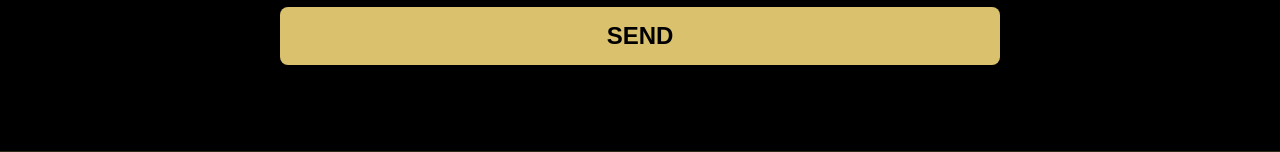
<file: club-cards.html>
<!DOCTYPE html>
<html lang="en">
<head>
<meta charset="UTF-8">
<meta name="viewport" content="width=device-width, initial-scale=1.0">
<title>Sports Cards for Your Club | Champion Display</title>
<meta name="description" content="Personalised sports cards for junior sports clubs. Every player gets their own custom card, created from a single photo.">
<meta name="robots" content="noindex, nofollow">
<link rel="icon" href="/logo.png">
<link rel="stylesheet" href="/style.css">

<!-- Meta Pixel: Champion Display Pixel -->
<script>
!function(f,b,e,v,n,t,s){if(f.fbq)return;n=f.fbq=function(){n.callMethod?
n.callMethod.apply(n,arguments):n.queue.push(arguments)};if(!f._fbq)f._fbq=n;
n.push=n;n.loaded=!0;n.version='2.0';n.queue=[];t=b.createElement(e);t.async=!0;
t.src=v;s=b.getElementsByTagName(e)[0];s.parentNode.insertBefore(t,s)}(window,
document,'script','https://connect.facebook.net/en_US/fbevents.js');
fbq('init', '637987729349426');
fbq('track', 'PageView');
</script>
<noscript><img height="1" width="1" style="display:none" src="https://www.facebook.com/tr?id=637987729349426&ev=PageView&noscript=1" alt=""></noscript>

<style>
.sports-moments,.share-print{text-align:center}
.sports-moments .section-head,.share-print .section-head{max-width:760px;margin:0 auto 28px}
.sports-moments h2,.share-print h2{margin:0}
.sports-moments h2 em,.share-print h2 em{color:var(--gold);font-style:normal}
.moment-list{display:grid;grid-template-columns:repeat(5,1fr);gap:12px;margin-top:28px}
.moment-list div{border:1px solid var(--gold);padding:18px 10px;color:var(--gold);font-weight:800}
.share-print-image{display:block;width:min(100%,620px);height:auto;margin:28px auto 0}
@media(max-width:720px){
 .sports-moments,.share-print{padding-top:34px;padding-bottom:34px}
 .moment-list{grid-template-columns:1fr;gap:10px}
 .sports-moments .section-head,.share-print .section-head{margin-bottom:20px}
}
</style>

<style>
.header-phone{color:var(--gold,#e1c46b)!important;font-weight:800;text-decoration:underline;white-space:nowrap}
.floating-contact{position:fixed;right:24px;bottom:24px;z-index:9999;display:inline-flex;align-items:center;justify-content:center;min-height:54px;padding:0 26px;border-radius:999px;background:var(--gold,#e1c46b);color:#111!important;text-decoration:none;font-weight:900;text-transform:uppercase;letter-spacing:1px;box-shadow:0 4px 18px rgba(0,0,0,.25)}
@media(max-width:720px){
  .header-phone{font-size:16px}
  .floating-contact{right:18px;bottom:20px;min-height:48px;padding:0 20px;font-size:12px}
}
</style>

<style>
.sports-moments{background:#000!important;background-image:none!important;border:0!important;box-shadow:none!important}
.sports-moments::before,.sports-moments::after,.sports-moments .wrap::before,.sports-moments .wrap::after{content:none!important;display:none!important;background:none!important;border:0!important}
.share-print{background:#000!important}
.share-gold,.print-headline{color:#dac16d!important;font-size:clamp(42px,7vw,76px)!important;line-height:.95!important;font-weight:900!important;text-transform:uppercase!important}
.print-headline{margin-top:28px!important}
</style>

<style>
/* Hero subheadline and supporting text */
.hero .hero-sub{max-width:820px;margin:18px auto 0;color:#ffffff!important;font-size:clamp(1.9rem,4.7vw,3.6rem)}
.hero .lede{text-align:left;max-width:680px;font-size:clamp(18px,2.4vw,24px);font-weight:700;line-height:1.4}
.hero .lede .gold{color:#dac16d!important;font-weight:700}
.hero .hero-cards{display:block;width:min(100%,960px);height:auto;margin:28px auto 8px;position:relative}
</style>

<style>
/* Pricing */
.pricing{background:#000!important;padding:24px 0 56px}
.price-card{max-width:620px;margin:0 auto;border:2px solid #dac16d;border-radius:16px;padding:36px 32px;text-align:center}
.price-card h2{margin:0 0 10px;color:#ffffff!important;font-size:clamp(30px,4.5vw,48px);line-height:1;text-transform:uppercase}
.price-amount{margin:0 0 6px;color:#dac16d!important;font-size:clamp(52px,9vw,88px);font-weight:900;line-height:1}
.price-amount small{font-size:.38em;font-weight:800;color:#ffffff}
.price-term{margin:0 0 28px;color:#ffffff!important;font-size:clamp(18px,2.4vw,24px);font-weight:700}
.price-list{list-style:none;margin:0 auto;padding:0;max-width:460px;display:grid;gap:16px;text-align:left}
.price-list li{display:grid;grid-template-columns:32px 1fr;gap:10px;align-items:start;color:#ffffff!important;font-size:clamp(18px,2.6vw,24px);font-weight:800;line-height:1.2}
.price-tick{color:#dac16d!important;font-size:24px;font-weight:900;line-height:1.1}
.price-sub{display:block;margin-top:4px;color:#cfcfcf!important;font-size:.72em;font-weight:600}
@media(max-width:720px){.price-card{padding:28px 20px}}

/* Booking */
.booking{background:#000!important;padding:8px 0 64px;text-align:center}
.booking-copy{margin:0 0 18px;color:#ffffff!important;font-size:clamp(18px,2.4vw,24px);font-weight:700}
.booking-or{margin:26px 0 8px;color:#dac16d!important;font-size:clamp(20px,3vw,28px);font-weight:900;text-transform:uppercase}
.contact-phone{display:inline-block;color:#fff!important;font-size:clamp(24px,4vw,38px);font-weight:900;text-decoration:none}

/* Message form */
.contact-product{background:#000!important;padding:72px 0}
.contact-action{max-width:720px;margin:0 auto;text-align:center}
.contact-action h3{margin:0 0 18px;color:#dac16d!important;font-size:clamp(28px,4vw,40px);line-height:1;text-transform:uppercase}
.contact-product #contactForm{max-width:720px;margin:0 auto;display:grid;gap:14px}
.contact-product #contactForm input,.contact-product #contactForm textarea{width:100%;box-sizing:border-box}
.contact-product #contactForm button{display:block!important;width:100%!important;min-height:58px!important;padding:16px 20px!important;margin-top:4px!important;border:0!important;border-radius:8px!important;background:#dac16d!important;color:#000!important;font-size:clamp(18px,2.4vw,24px)!important;font-weight:900!important;line-height:1!important;text-transform:uppercase!important;cursor:pointer!important}
</style>

<style>
.try-it{background:#000!important;padding:20px 0 56px;text-align:center}
.try-it h2{margin:0 0 28px;color:#ffffff!important;font-size:clamp(34px,5vw,58px);line-height:1;text-transform:uppercase}
.try-it h2 em{color:#dac16d!important;font-style:normal}
.try-it .how-it-works{display:block;width:min(100%,820px);height:auto;margin:0 auto 40px}
.try-it-button,.contact-demo-button{display:inline-block!important;min-width:260px;padding:18px 30px!important;border:2px solid #fff3c4!important;border-radius:999px!important;background:#dac16d!important;color:#000!important;font-size:clamp(18px,2.4vw,24px)!important;font-weight:900!important;line-height:1!important;text-transform:uppercase!important;text-decoration:none!important;cursor:pointer;animation:cd-pulse 1.8s ease-in-out infinite;transition:transform .12s ease;-webkit-tap-highlight-color:transparent}
.try-it-button:hover,.contact-demo-button:hover{transform:scale(1.04)}
.try-it-button:active,.contact-demo-button:active{transform:scale(.95)}
.btn-arrow{display:inline-block;margin-left:6px}
@keyframes cd-pulse{0%,100%{box-shadow:0 0 0 0 rgba(218,193,109,.7),0 0 12px rgba(218,193,109,.4)}50%{box-shadow:0 0 0 12px rgba(218,193,109,0),0 0 30px rgba(218,193,109,.8)}}
@media(prefers-reduced-motion:reduce){.try-it-button,.contact-demo-button{animation:none;box-shadow:0 0 20px rgba(218,193,109,.6)}}
</style>
</head>
<body>

<header class="site-header">
  <div class="wrap">
    <div class="brand">
      <img src="/logo-crest.png" alt="Champion Display">
      <a class="header-phone" href="tel:+6421577045" aria-label="Call +64 21 577 045" data-track="call_click">+64 21 577 045</a>
    </div>
  </div>
</header>

<!-- 1. Hero -->
<section class="hero" style="padding-bottom:20px;">
  <div class="wrap">
    <h1>Give Every Player<br>Their <em>Hero Moment</em></h1>
    <img src="/club-cards-examples.webp" alt="Club-branded sports cards for New Brighton Cricket Club, Grants Braes AFC and Paihia FC, showing club logos, colours and sponsors" class="hero-cards" width="1600" height="704">
    <h2 class="hero-sub">You've just found what most clubs miss.</h2>
    <p class="lede">An easy way to <span class="gold">boost engagement</span> and <span class="gold">reach</span> for your club and sponsors, and <span class="gold">add real value</span> along the way.</p>
    <p class="lede"><span class="gold">Proud members</span> and <span class="gold">happy sponsors</span> who will thank you are only one conversation away.</p>
  </div>
</section>

<!-- 2. Try it -->
<section class="try-it">
  <div class="wrap">
    <img src="/how-it-works.webp" alt="Personalised sports cards in 30 seconds: take a photo, type the text, then share or print" class="how-it-works" width="1160" height="817">
    <h2>CREATE A<br><em>CARD NOW.</em></h2>
    <a class="try-it-button" href="https://championdisplay.com/championdisplay" target="_blank" rel="noopener" data-track="try_free_click">TRY IT NOW FOR FREE <span class="btn-arrow" aria-hidden="true">&rarr;</span></a>
  </div>
</section>

<!-- 3. Pricing -->
<section class="pricing">
  <div class="wrap">
    <div class="price-card">
      <h2>Full Club Setup</h2>
      <p class="price-amount">$299 <small>+ GST</small></p>
      <p class="price-term">for 12 months</p>
      <ul class="price-list">
        <li><span class="price-tick">✓</span><span>Unlimited card creation</span></li>
        <li><span class="price-tick">✓</span><span>Unlimited users<span class="price-sub">Share the link with coaches, players or the whole club</span></span></li>
        <li><span class="price-tick">✓</span><span>Custom made frame<span class="price-sub">Using your logo, your colour scheme, your sponsors</span></span></li>
        <li><span class="price-tick">✓</span><span>Promotional email</span></li>
        <li><span class="price-tick">✓</span><span>Promotional social media post</span></li>
      </ul>
    </div>
  </div>
</section>

<!-- 4. Booking -->
<section class="booking">
  <div class="wrap">
    <p class="booking-copy">Let's have a chat about your club.<br>Grab 30 minutes with Wayne.</p>
    <a class="contact-demo-button" href="https://calendar.app.google/ypE4FtemQ7y7wATY6" target="_blank" rel="noopener" data-track="book_click">PICK A TIME <span class="btn-arrow" aria-hidden="true">&rarr;</span></a>
    <p class="booking-or">Or call Wayne</p>
    <a class="contact-phone" href="tel:+6421577045" data-track="call_click">+64 21 577 045</a>
  </div>
</section>

<!-- 5. Share / Print -->
<section class="share-print">
  <div class="wrap">
    <div class="section-head">
      <h2><span class="share-gold">SHARE IT</span></h2>
      <p>Share it with friends and family.</p>
      <h2 class="print-headline">PRINT IT</h2>
      <p>Print for the bedroom wall.</p>
    </div>
    <img src="/sports-card-share-print.webp" alt="Sports card shared online and printed for the wall" class="share-print-image">
  </div>
</section>

<!-- 6. Moments -->
<section class="alt sports-moments">
  <div class="wrap">
    <div class="section-head">
      <h2>ONE TEMPLATE.<br><em>EVERY MOMENT COVERED.</em></h2>
    </div>
    <div class="moment-list">
      <div>PLAYER OF THE DAY</div>
      <div>PERSONAL ACHIEVEMENTS</div>
      <div>END-OF-YEAR AWARDS</div>
      <div>GAME RESULTS</div>
      <div>UPCOMING GAMES</div>
    </div>
  </div>
</section>

<!-- 7. Message form -->
<section id="contact" class="alt contact-product">
  <div class="wrap">
    <div class="contact-action">
      <h3>SEND A MESSAGE</h3>
      <form id="contactForm" action="https://formspree.io/f/mjyvadyp" method="POST">
        <input type="hidden" name="source" value="club-cards ad page">
        <input type="text" name="name" placeholder="Name" required>
        <input type="tel" name="phone" placeholder="Phone Number" required>
        <input type="email" name="email" placeholder="Email" required>
        <textarea name="message" placeholder="Message" required></textarea>
        <button type="submit">SEND</button>
        <div id="formStatus"></div>
      </form>
    </div>
  </div>
</section>


<!-- Supabase tracking (analytics_events) -->
<script>
(function () {
  var SB_URL = 'https://ftxmnrsqnbpwhvsvngnk.supabase.co/rest/v1/analytics_events';
  var SB_KEY = 'sb_publishable_xJmrcs89vBVq2KjPt6ATHQ_Ev0xHufO';

  var params = new URLSearchParams(window.location.search);
  var base = { page: 'club-cards' };
  ['utm_source', 'utm_medium', 'utm_campaign', 'utm_content'].forEach(function (k) {
    if (params.get(k)) base[k] = params.get(k);
  });
  if (params.get('fbclid')) base.from_facebook = true;

  function track(name, extra) {
    var data = Object.assign({}, base, extra || {});
    try {
      fetch(SB_URL, {
        method: 'POST',
        keepalive: true,
        headers: {
          'apikey': SB_KEY,
          'Authorization': 'Bearer ' + SB_KEY,
          'Content-Type': 'application/json',
          'Prefer': 'return=minimal'
        },
        body: JSON.stringify({ club_slug: null, event_name: name, event_data: data })
      }).catch(function () {});
    } catch (e) {}
  }

  track('lp_view');

  var pixelEvents = {
    try_free_click: function () { if (window.fbq) fbq('trackCustom', 'TryFreeCard'); },
    book_click: function () { if (window.fbq) fbq('track', 'Schedule'); },
    call_click: function () { if (window.fbq) fbq('track', 'Contact'); }
  };

  document.querySelectorAll('[data-track]').forEach(function (el) {
    el.addEventListener('click', function () {
      var key = el.getAttribute('data-track');
      track('lp_' + key);
      if (pixelEvents[key]) pixelEvents[key]();
    });
  });

  var form = document.getElementById('contactForm');
  if (form) {
    form.addEventListener('submit', function () {
      track('lp_message_sent');
      if (window.fbq) fbq('track', 'Lead');
    });
  }
})();
</script>

</body>
</html>
</file>
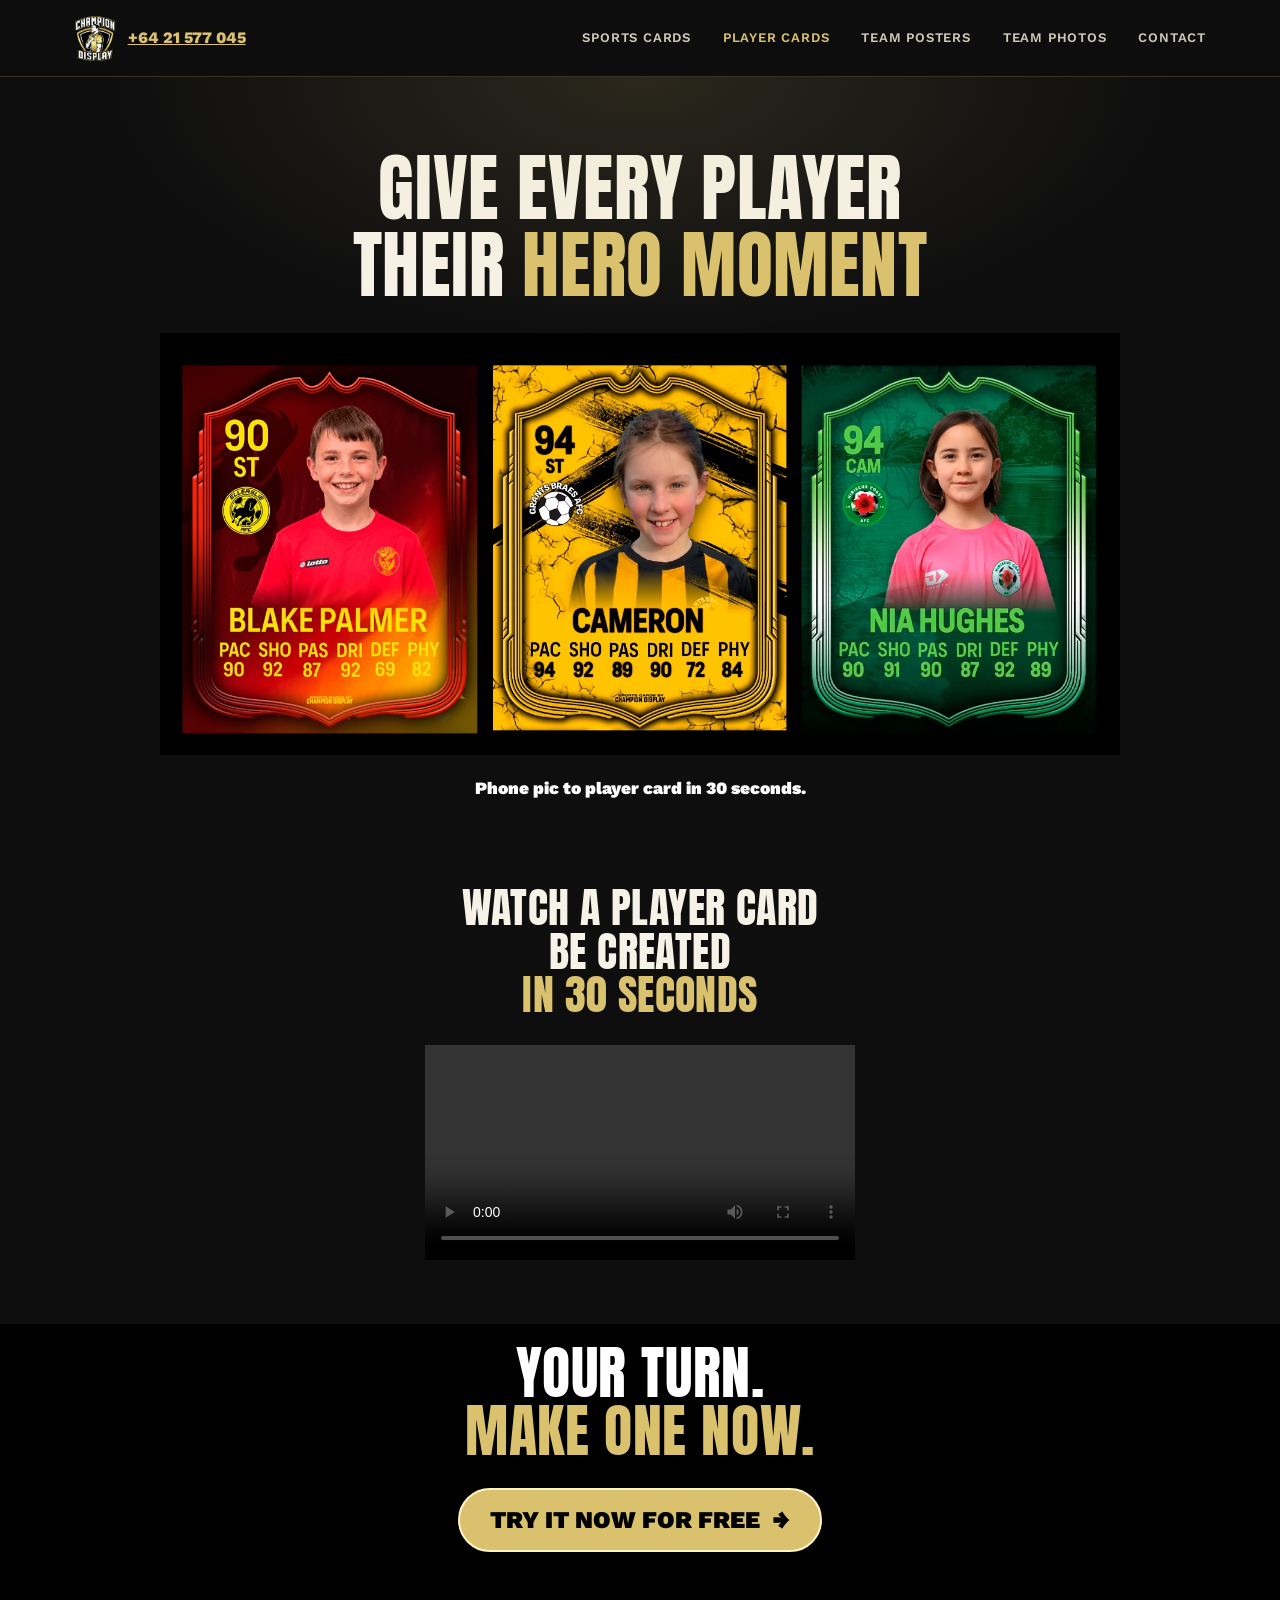
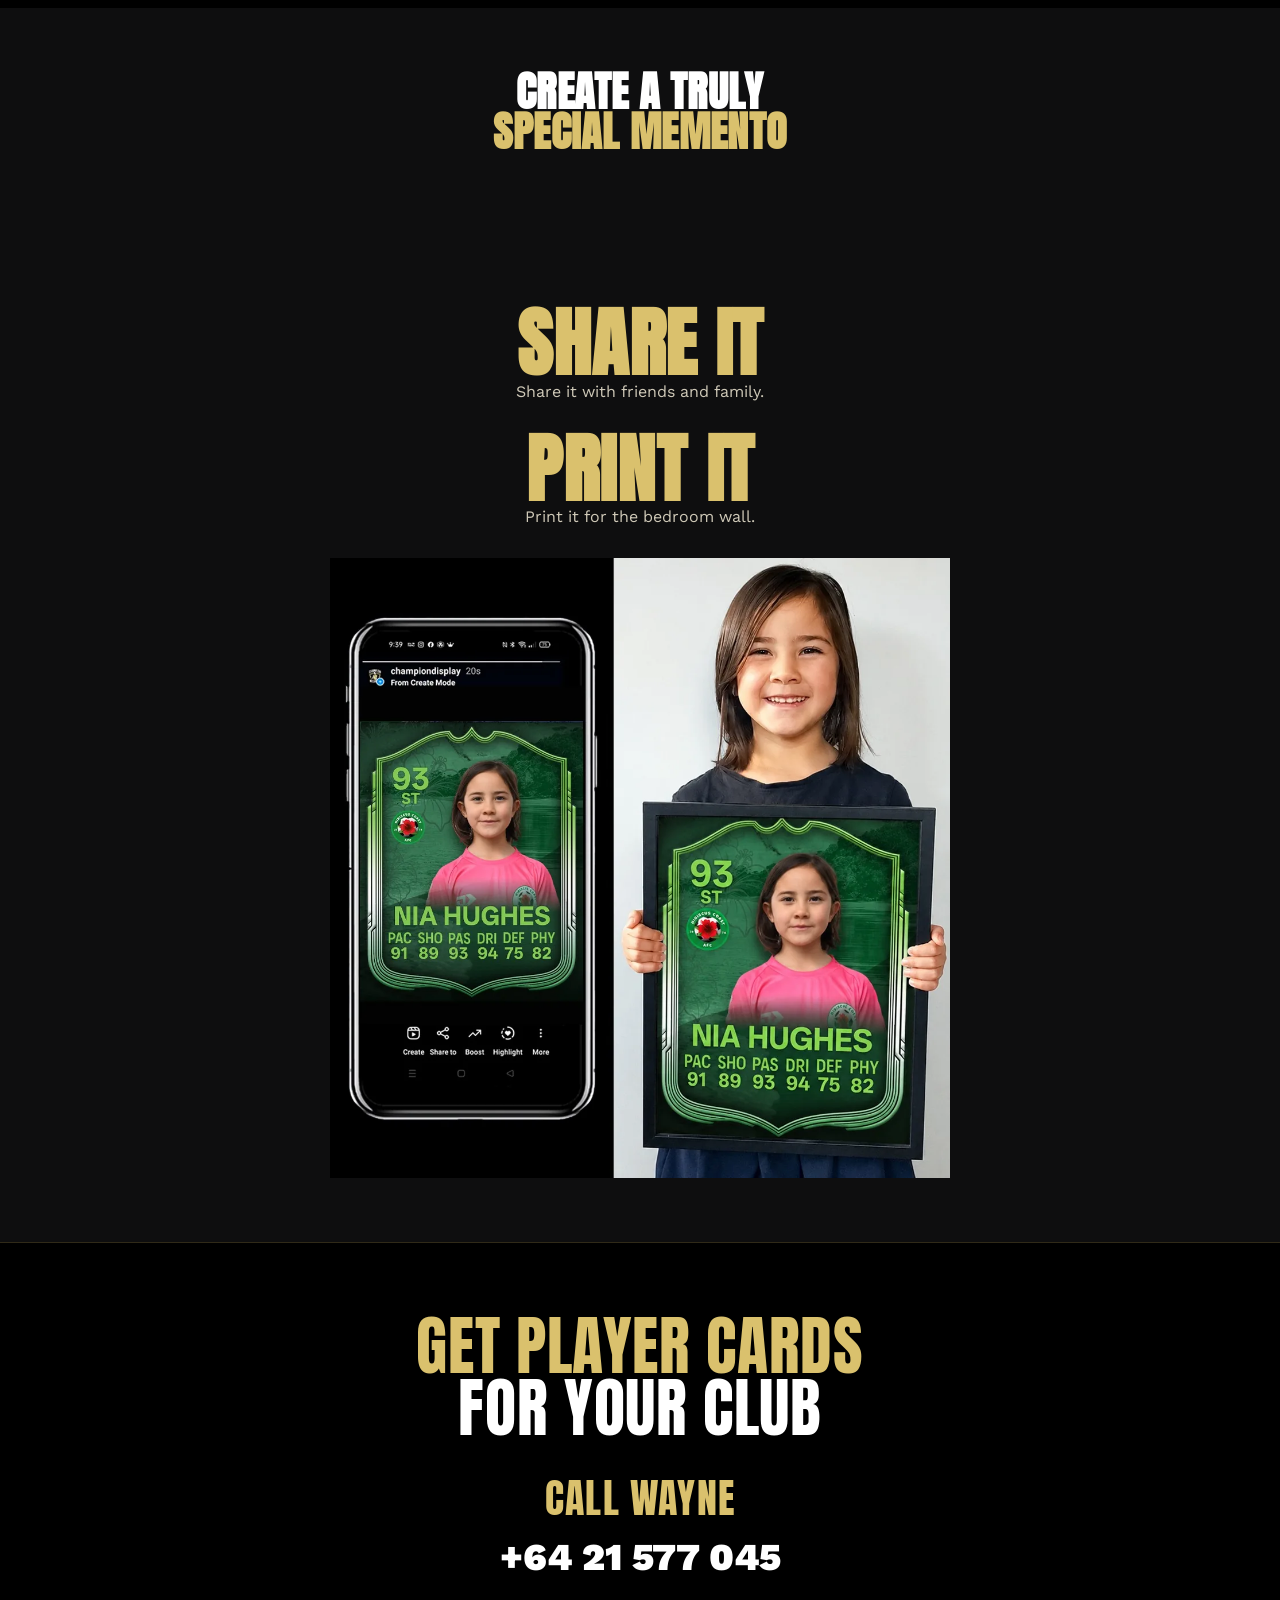
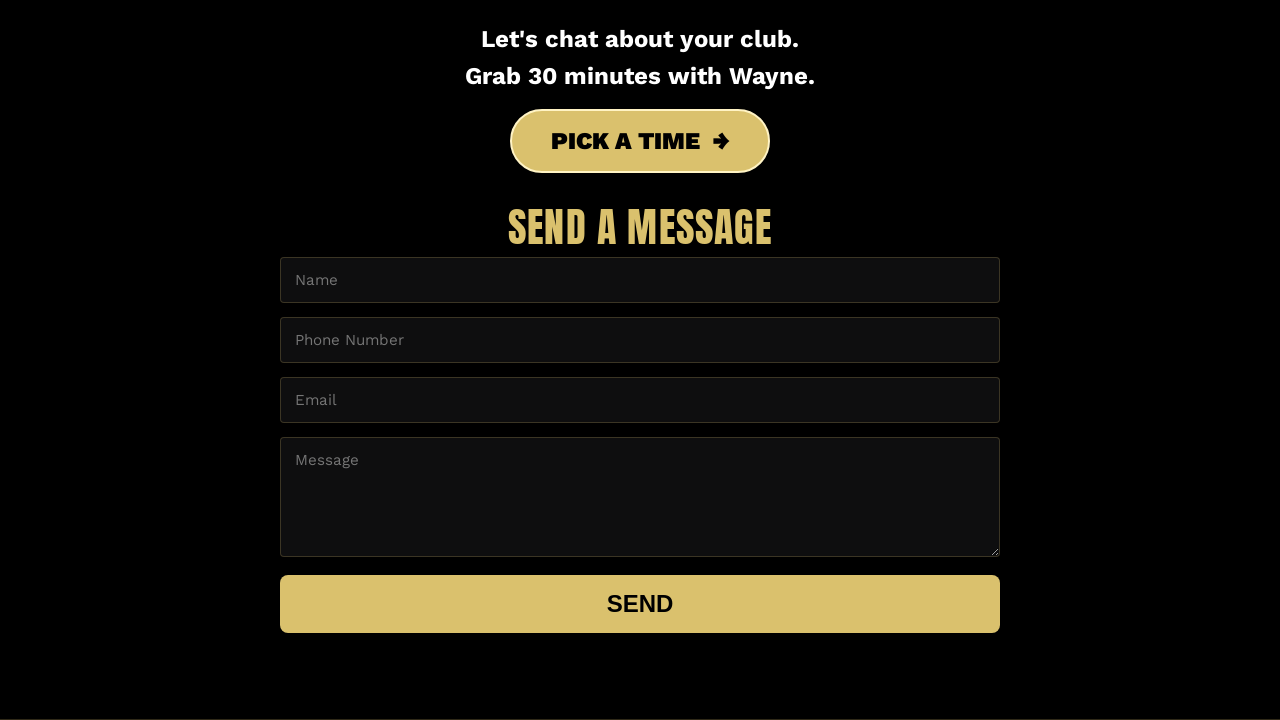
<file: player-cards.html>
<!DOCTYPE html>
<html lang="en">
<head>
<meta charset="UTF-8">
<meta name="viewport" content="width=device-width, initial-scale=1.0">
<title>Player Cards | Champion Display</title>
<meta name="description" content="Personalised player cards for junior sports clubs. Turn a phone photo into a pro-style player card in 30 seconds.">
<link rel="icon" href="/logo.png">
<link rel="stylesheet" href="/style.css">

<style>
.sports-proof,.sports-moments,.share-print{text-align:center}
.sports-proof .section-head,.sports-moments .section-head,.share-print .section-head{max-width:760px;margin:0 auto 28px}
.sports-proof h2,.sports-moments h2,.share-print h2{margin:0}
.sports-proof h2 em,.sports-moments h2 em,.share-print h2 em{color:var(--gold);font-style:normal}
.video-wrap{width:min(100%,430px);margin:0 auto}
.video-wrap video{display:block;width:100%;background:#000}
.proof-note{margin:22px auto 0;max-width:620px}
.moment-list{display:grid;grid-template-columns:repeat(5,1fr);gap:12px;margin-top:28px}
.moment-list div{border:1px solid var(--gold);padding:18px 10px;color:var(--gold);font-weight:800}
.share-print-image{display:block;width:min(100%,620px);height:auto;margin:28px auto 0}
@media(max-width:720px){
 .sports-proof,.sports-moments,.share-print{padding-top:34px;padding-bottom:34px}
 .moment-list{grid-template-columns:1fr;gap:10px}
 .sports-proof .section-head,.sports-moments .section-head,.share-print .section-head{margin-bottom:20px}
}
</style>


<style>
.header-phone{
  color:var(--gold,#e1c46b)!important;
  font-weight:800;
  text-decoration:underline;
  white-space:nowrap;
}
.floating-contact{
  position:fixed;
  right:24px;
  bottom:24px;
  z-index:9999;
  display:inline-flex;
  align-items:center;
  justify-content:center;
  min-height:54px;
  padding:0 26px;
  border-radius:999px;
  background:var(--gold,#e1c46b);
  color:#111!important;
  text-decoration:none;
  font-weight:900;
  text-transform:uppercase;
  letter-spacing:1px;
  box-shadow:0 4px 18px rgba(0,0,0,.25);
}
@media(max-width:720px){
  .header-phone{font-size:16px}
  .floating-contact{
    right:18px;
    bottom:20px;
    min-height:48px;
    padding:0 20px;
    font-size:12px;
  }
}
</style>


<style>
.moment-list{
  display:flex!important;
  flex-wrap:wrap!important;
  justify-content:center!important;
  align-items:center!important;
  gap:14px 30px!important;
  max-width:1000px!important;
  margin:28px auto 0!important;
}
.moment-list div{
  border:0!important;
  padding:0!important;
  color:var(--gold,#e1c46b)!important;
  font-weight:800!important;
  white-space:nowrap!important;
}
@media(max-width:720px){
  .moment-list{
    display:flex!important;
    flex-direction:column!important;
    align-items:flex-start!important;
    width:max-content!important;
    max-width:100%!important;
    gap:12px!important;
  }
}
</style>


<style>
.player-cards-page .hero p,
.sports-hero p {
  color: #ffffff !important;
  font-weight: 900 !important;
}
.player-memento {
  color: #dac16d !important;
  font-weight: 900 !important;
  white-space: nowrap;
}
@media(max-width:720px){
  .player-memento {
    font-size: clamp(28px, 8vw, 46px) !important;
  }
}
</style>


<style>
.contact-product{background:#000!important;padding:72px 0}
.contact-product-head h2{text-align:center;margin:0 0 38px;font-size:clamp(36px,5.5vw,64px);line-height:.98;text-transform:uppercase;color:#fff!important}
.contact-product-head h2 span{color:#dac16d!important}
.contact-action{max-width:720px;margin:0 auto 34px;text-align:center}
.contact-action h3{margin:0 0 10px;color:#dac16d!important;font-size:clamp(28px,4vw,40px);line-height:1;text-transform:uppercase}
.contact-phone{display:inline-block;color:#fff!important;font-size:clamp(24px,4vw,38px);font-weight:900;text-decoration:none}
.contact-message{margin-bottom:0}
.contact-product #contactForm{max-width:720px;margin:0 auto;display:grid;gap:14px}
.contact-product #contactForm input,.contact-product #contactForm textarea{width:100%;box-sizing:border-box}
.contact-product #contactForm button{display:block!important;width:100%!important;min-height:58px!important;padding:16px 20px!important;margin-top:4px!important;border:0!important;border-radius:8px!important;background:#dac16d!important;color:#000!important;font-size:clamp(18px,2.4vw,24px)!important;font-weight:900!important;line-height:1!important;text-transform:uppercase!important;cursor:pointer!important}
</style>


<style>
/* Player Cards corrections */
.watch-player-card {
  text-transform: uppercase;
}
.memento-white {
  color: #ffffff !important;
}
.memento-gold {
  color: #dac16d !important;
}
.player-memento {
  white-space: normal !important;
  line-height: 0.95 !important;
}

/* Match the Sports Cards SHARE / PRINT headline sizing */
.share-gold,
.print-headline {
  color: #dac16d !important;
  font-size: clamp(42px, 7vw, 76px) !important;
  line-height: 0.95 !important;
  font-weight: 900 !important;
  text-transform: uppercase !important;
}
.print-headline {
  margin-top: 28px !important;
}

/* Hero image */
.hero .hero-cards{display:block;width:min(100%,960px);height:auto;margin:28px auto 8px;position:relative}

/* Make the hero subline definitely bold and white */
.hero .lede {
  color: #ffffff !important;
  font-weight: 900 !important;
}
</style>


<style>
  .contact-demo-copy {
    margin: 0 0 14px;
    color: #ffffff !important;
    font-size: clamp(18px, 2.4vw, 24px);
    font-weight: 700;
  }
  .contact-demo-button {
    display: inline-block;
    min-width: 240px;
    padding: 16px 26px;
    border-radius: 8px;
    background: #dac16d;
    color: #000000 !important;
    font-size: clamp(18px, 2.4vw, 24px);
    font-weight: 900;
    line-height: 1;
    text-transform: uppercase;
    text-decoration: none;
  }
</style>

<style>
.try-it{background:#000!important;padding:20px 0 56px;text-align:center}
.try-it h2{margin:0 0 28px;color:#ffffff!important;font-size:clamp(34px,5vw,58px);line-height:1;text-transform:uppercase}
.try-it h2 em{color:#dac16d!important;font-style:normal}
.try-it-button,
.contact-demo-button{
  display:inline-block!important;
  min-width:260px;
  padding:18px 30px!important;
  border:2px solid #fff3c4!important;
  border-radius:999px!important;
  background:#dac16d!important;
  color:#000000!important;
  font-size:clamp(18px,2.4vw,24px)!important;
  font-weight:900!important;
  line-height:1!important;
  text-transform:uppercase!important;
  text-decoration:none!important;
  cursor:pointer;
  animation:cd-pulse 1.8s ease-in-out infinite;
  transition:transform .12s ease;
  -webkit-tap-highlight-color:transparent;
}
.try-it-button:hover,.contact-demo-button:hover{transform:scale(1.04)}
.try-it-button:active,.contact-demo-button:active{transform:scale(.95)}
.btn-arrow{display:inline-block;margin-left:6px}
@keyframes cd-pulse{
  0%,100%{box-shadow:0 0 0 0 rgba(218,193,109,.7),0 0 12px rgba(218,193,109,.4)}
  50%{box-shadow:0 0 0 12px rgba(218,193,109,0),0 0 30px rgba(218,193,109,.8)}
}
@media(prefers-reduced-motion:reduce){
  .try-it-button,.contact-demo-button{animation:none;box-shadow:0 0 20px rgba(218,193,109,.6)}
}
</style>

</head>
<body>

<header class="site-header">
  <div class="wrap">
    <div class="brand">
      <a href="/" aria-label="Champion Display home">
        <img src="/logo-crest.png" alt="Champion Display">
      </a>
      <a class="header-phone" href="tel:+6421577045" aria-label="Call +64 21 577 045">+64 21 577 045</a>
    </div>
    <nav class="main-nav" id="mainNav">
      <a href="/sports-cards.html">Sports Cards</a>
      <a href="/player-cards.html" class="active">Player Cards</a>
      <a href="/team-posters.html">Team Posters</a>
      <a href="/team-photos.html">Team Photos</a>
      <a href="#contact">Contact</a>
    </nav>
    <button class="nav-toggle" id="navToggle">Menu</button>
  </div>
</header>

<section class="hero" style="padding-bottom:20px;">
  <div class="wrap">
    <h1>Give Every Player<br>Their <em>Hero Moment</em></h1>
    <img src="/player-cards-examples.webp" alt="Pro-style player cards for Ellerslie AFC, Grants Braes AFC and Hibiscus Coast AFC" class="hero-cards" width="1600" height="704">
    <p class="lede">Phone pic to player card in 30 seconds.</p>
  </div>
</section>


<section class="sports-proof">
  <div class="wrap">
    <div class="section-head">
      <h2 class="watch-player-card">WATCH A PLAYER CARD<br>BE CREATED<br><em>IN 30 SECONDS</em></h2>
      
    </div>
    <div class="video-wrap">
      <video controls playsinline preload="metadata">
        <source src="/player-card-30-seconds.mp4" type="video/mp4">
      </video>
    </div>
    
  </div>
</section>

<section class="try-it">
  <div class="wrap">
    <h2>YOUR TURN.<br><em>MAKE ONE NOW.</em></h2>
    <a class="try-it-button" href="https://championdisplay.com/championdisplay" target="_blank" rel="noopener">TRY IT NOW FOR FREE <span class="btn-arrow" aria-hidden="true">&rarr;</span></a>
  </div>
</section>

<section class="sports-moments">
  <div class="wrap">
    <div class="section-head">
      <h2 class="player-memento"><span class="memento-white">CREATE A TRULY</span><br><span class="memento-gold">SPECIAL MEMENTO</span></h2>
    </div>
  </div>
</section>

<section class="share-print">
  <div class="wrap">
    <div class="section-head">
      <h2><span class="share-gold">SHARE IT</span></h2>
      <p>Share it with friends and family.</p>
      <h2 class="print-headline">PRINT IT</h2>
      <p>Print it for the bedroom wall.</p>
    </div>

    <img
      src="/player-card-share-print.webp"
      alt="Player card shared online and printed for the bedroom wall"
      class="share-print-image"
    >
  </div>
</section>


<section id="contact" class="alt contact-product">
  <div class="wrap">
    <div class="contact-product-head"><h2><span>GET PLAYER CARDS</span><br>FOR YOUR CLUB</h2></div>
    <div class="contact-action">
      <h3>CALL WAYNE</h3>
      <a class="contact-phone" href="tel:+6421577045">+64 21 577 045</a>
    </div>
    <div class="contact-action">
      <p class="contact-demo-copy">Let's chat about your club.<br>Grab 30 minutes with Wayne.</p>
      <a class="contact-demo-button" href="https://calendar.app.google/MoK7ecduyQwZUgww5" target="_blank" rel="noopener">PICK A TIME <span class="btn-arrow" aria-hidden="true">&rarr;</span></a>
    </div>
    <div class="contact-action contact-message">
      <h3>SEND A MESSAGE</h3>
      <form id="contactForm" action="https://formspree.io/f/mjyvadyp" method="POST">
        <input type="hidden" name="interest" value="Player Cards">
        <input type="text" name="name" placeholder="Name" required>
        <input type="tel" name="phone" placeholder="Phone Number" required>
        <input type="email" name="email" placeholder="Email" required>
        <textarea name="message" placeholder="Message" required></textarea>
        <button type="submit">SEND</button>
        <div id="formStatus"></div>
      </form>
    </div>
  </div>
</section>

<script>
document.addEventListener('DOMContentLoaded', function () {
  var navToggle = document.getElementById('navToggle');
  var mainNav = document.getElementById('mainNav');
  if (navToggle && mainNav) {
    navToggle.addEventListener('click', function () {
      mainNav.classList.toggle('open');
    });
  }
});
</script>

</body>
</html>
</file>
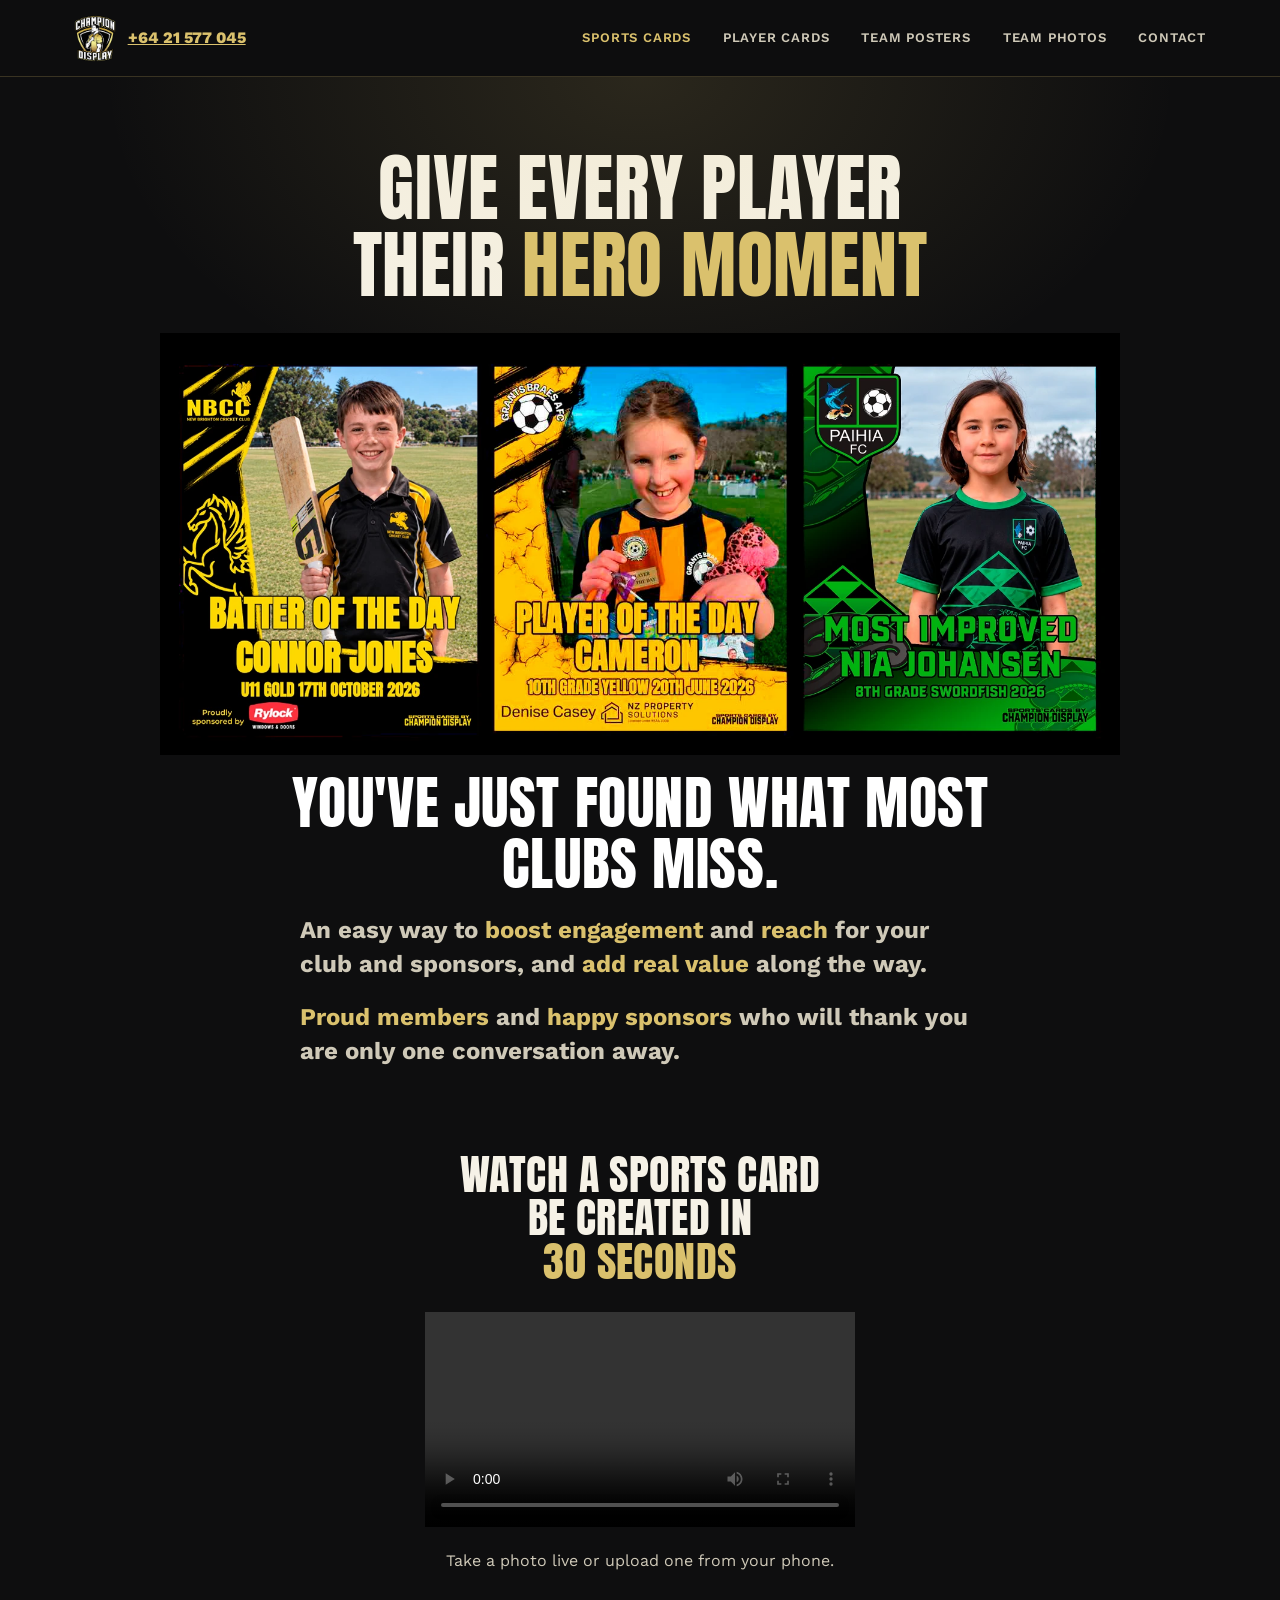
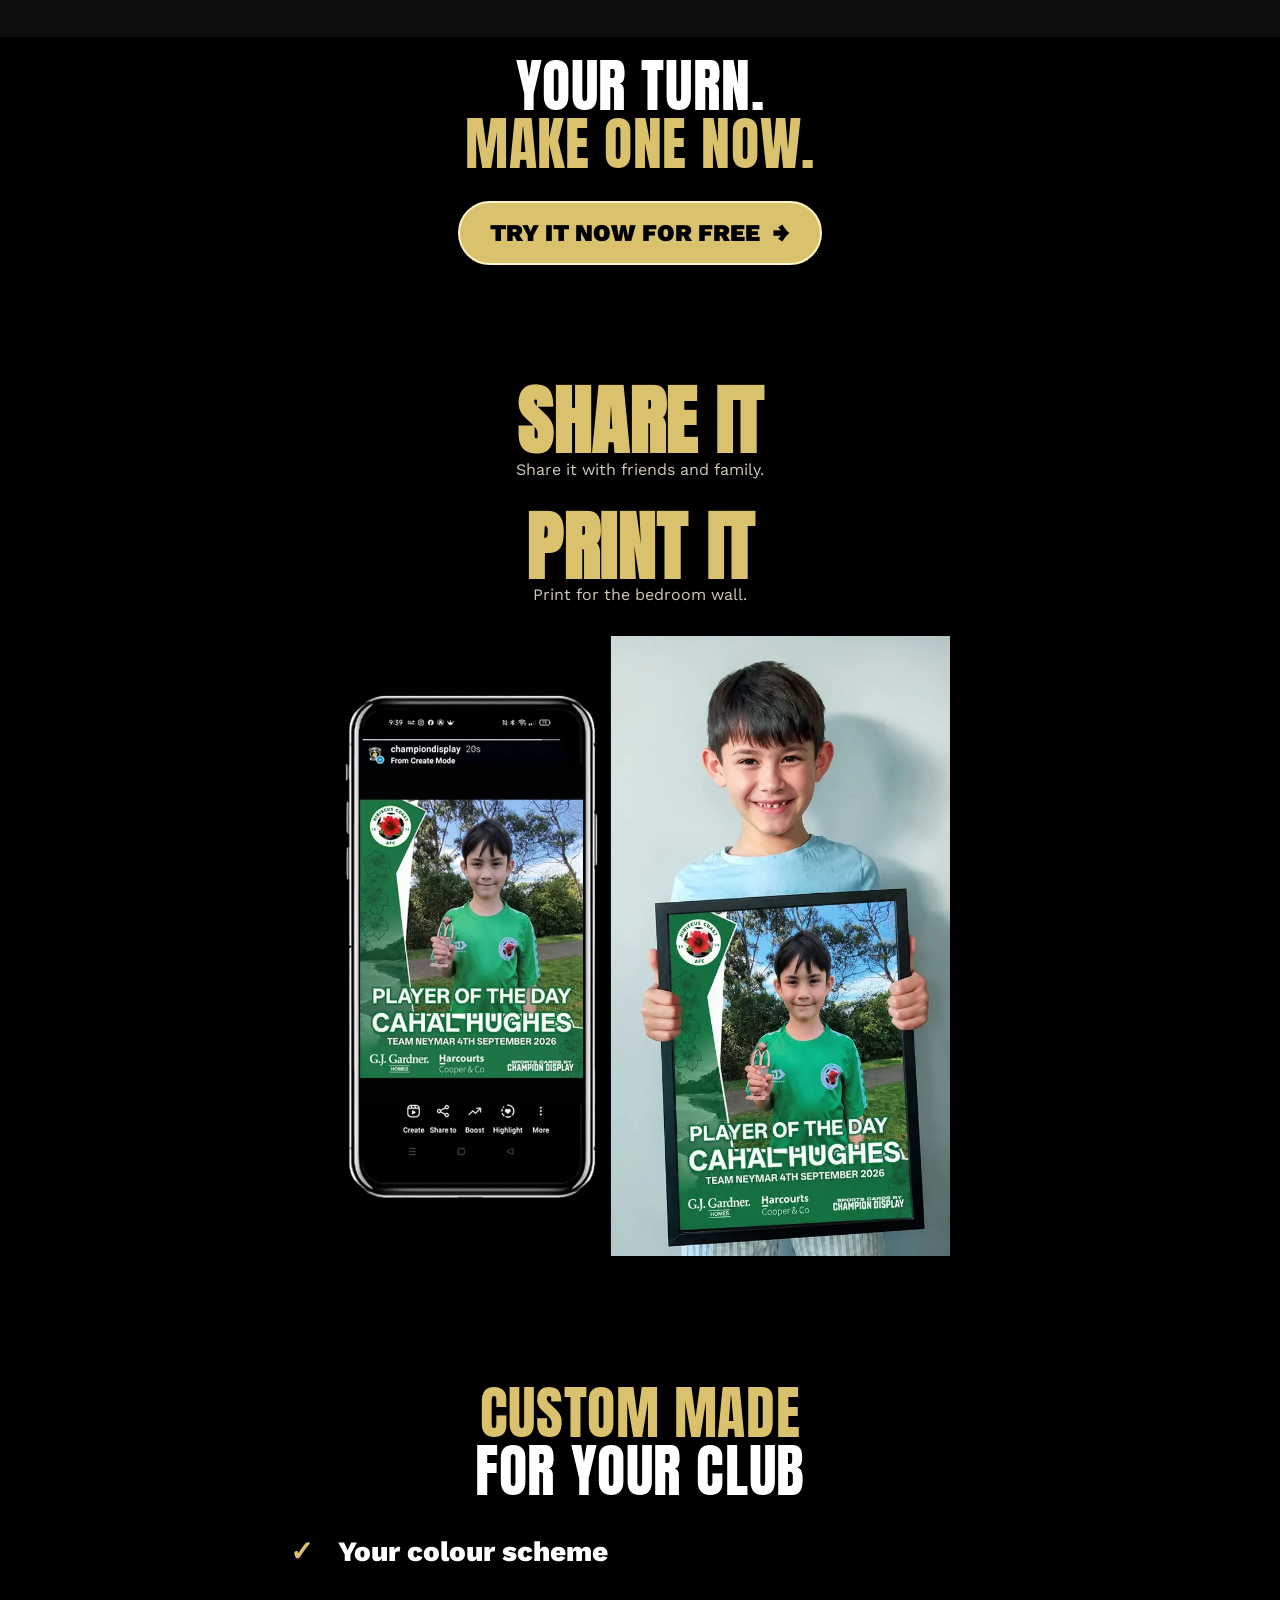
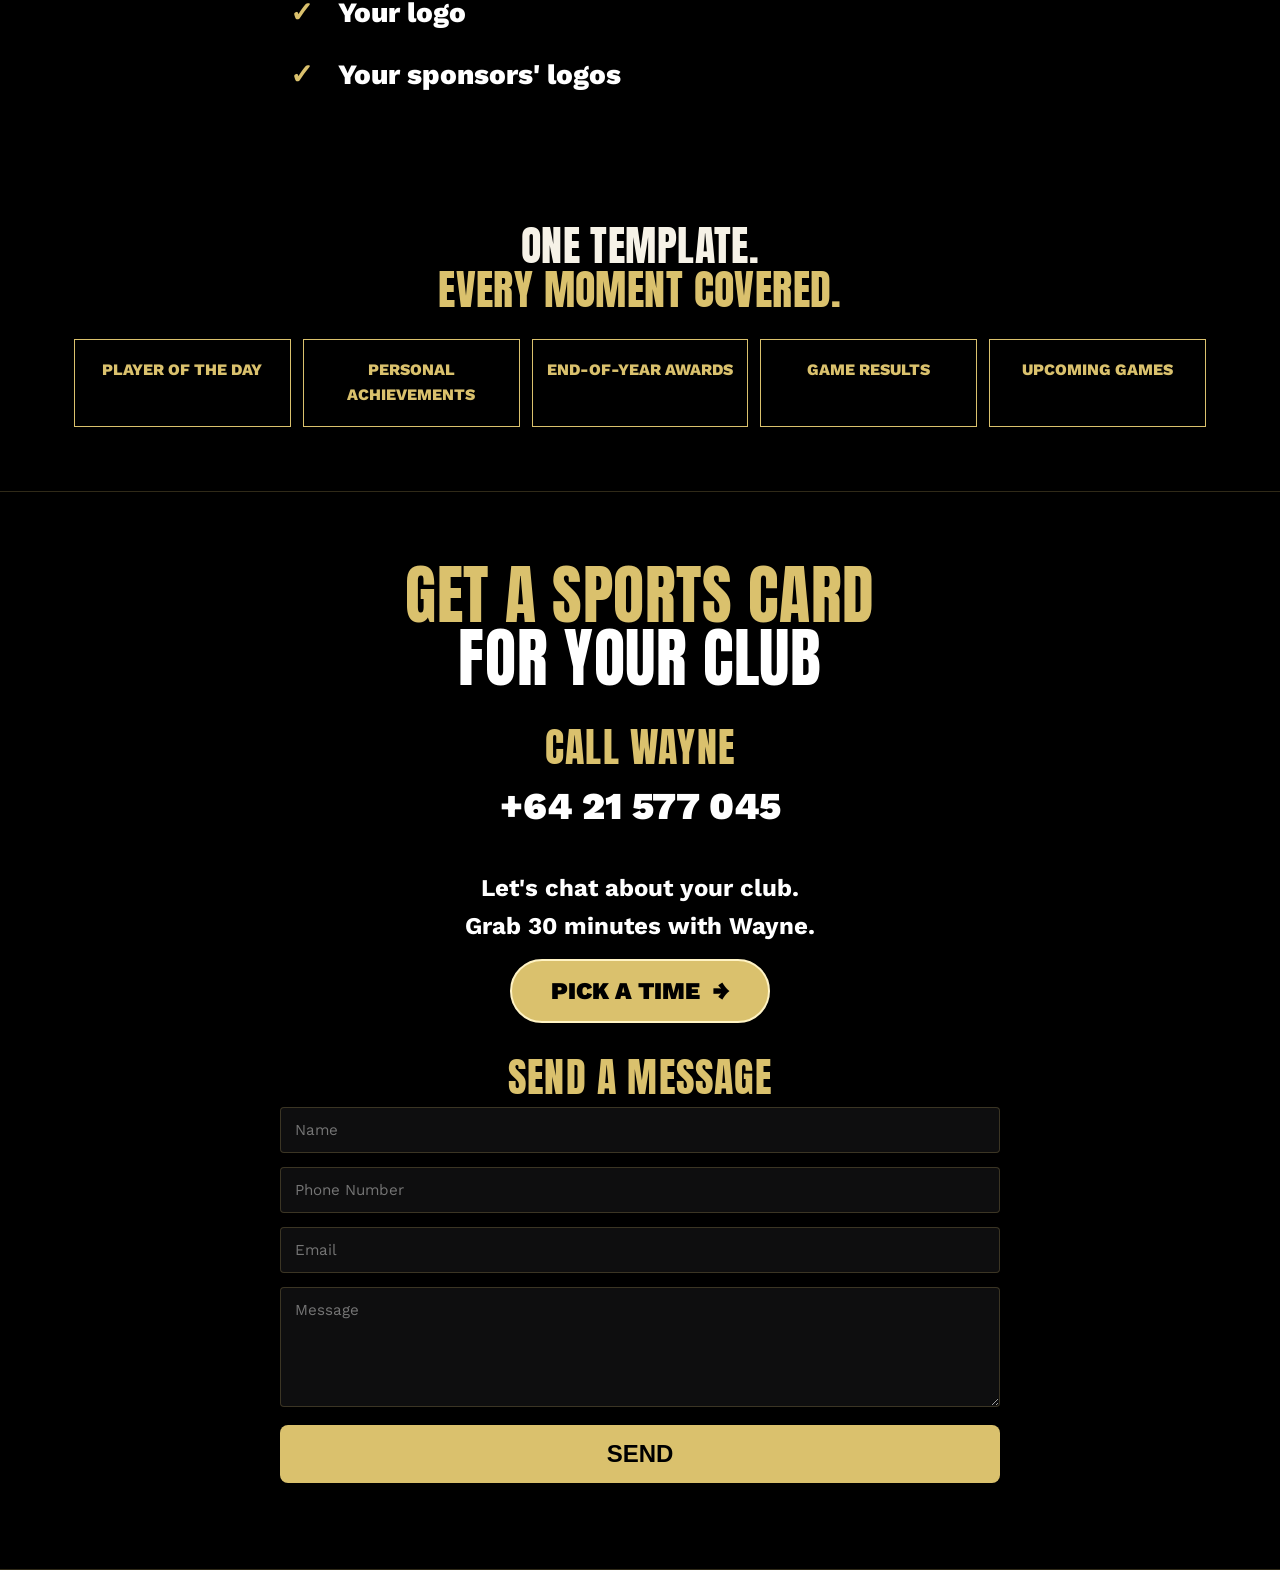
<file: sports-cards.html>
<!DOCTYPE html>
<html lang="en">
<head>
<meta charset="UTF-8">
<meta name="viewport" content="width=device-width, initial-scale=1.0">
<title>Sports Cards | Champion Display</title>
<meta name="description" content="Personalised sports cards for junior sports clubs. Every player gets their own custom card, created from a single photo.">
<link rel="icon" href="/logo.png">
<link rel="stylesheet" href="/style.css">

<style>
.sports-proof,.sports-moments,.share-print{text-align:center}
.sports-proof .section-head,.sports-moments .section-head,.share-print .section-head{max-width:760px;margin:0 auto 28px}
.sports-proof h2,.sports-moments h2,.share-print h2{margin:0}
.sports-proof h2 em,.sports-moments h2 em,.share-print h2 em{color:var(--gold);font-style:normal}
.video-wrap{width:min(100%,430px);margin:0 auto}
.video-wrap video{display:block;width:100%;background:#000}
.proof-note{margin:22px auto 0;max-width:620px}
.moment-list{display:grid;grid-template-columns:repeat(5,1fr);gap:12px;margin-top:28px}
.moment-list div{border:1px solid var(--gold);padding:18px 10px;color:var(--gold);font-weight:800}
.share-print-image{display:block;width:min(100%,620px);height:auto;margin:28px auto 0}
@media(max-width:720px){
 .sports-proof,.sports-moments,.share-print{padding-top:34px;padding-bottom:34px}
 .moment-list{grid-template-columns:1fr;gap:10px}
 .sports-proof .section-head,.sports-moments .section-head,.share-print .section-head{margin-bottom:20px}
}
</style>


<style>
.header-phone{
  color:var(--gold,#e1c46b)!important;
  font-weight:800;
  text-decoration:underline;
  white-space:nowrap;
}
.floating-contact{
  position:fixed;
  right:24px;
  bottom:24px;
  z-index:9999;
  display:inline-flex;
  align-items:center;
  justify-content:center;
  min-height:54px;
  padding:0 26px;
  border-radius:999px;
  background:var(--gold,#e1c46b);
  color:#111!important;
  text-decoration:none;
  font-weight:900;
  text-transform:uppercase;
  letter-spacing:1px;
  box-shadow:0 4px 18px rgba(0,0,0,.25);
}
@media(max-width:720px){
  .header-phone{font-size:16px}
  .floating-contact{
    right:18px;
    bottom:20px;
    min-height:48px;
    padding:0 20px;
    font-size:12px;
  }
}
</style>


<style>
  .sports-moments {
    background: #000000 !important;
    background-image: none !important;
    border: 0 !important;
    box-shadow: none !important;
  }

  .sports-moments::before,
  .sports-moments::after,
  .sports-moments .wrap::before,
  .sports-moments .wrap::after {
    content: none !important;
    display: none !important;
    background: none !important;
    border: 0 !important;
  }

  .share-print {
    background: #000000 !important;
  }
</style>

<style>
/* Hero image, subheadline and supporting text */
.hero .hero-cards{display:block;width:min(100%,960px);height:auto;margin:28px auto 8px;position:relative}
.hero .hero-sub{max-width:820px;margin:18px auto 0;color:#ffffff!important;font-size:clamp(1.9rem,4.7vw,3.6rem)}
.hero .lede{text-align:left;max-width:680px;font-size:clamp(18px,2.4vw,24px);font-weight:700;line-height:1.4}
.hero .lede .gold{color:#dac16d!important;font-weight:700}
</style>

<style>
.custom-club-section{background:#000!important;padding:64px 0}
.custom-club-section h2{margin:0 0 30px;text-align:center;color:#dac16d!important;font-size:clamp(34px,5vw,58px);line-height:1;text-transform:uppercase}
.custom-club-points{max-width:700px;margin:0 auto;display:grid;gap:18px}
.custom-club-point{display:grid;grid-template-columns:36px 1fr;gap:12px;align-items:center;color:#fff!important;font-size:clamp(20px,3vw,28px);font-weight:800}
.custom-club-tick{color:#dac16d!important;font-size:28px;font-weight:900}
</style>


<style>
.custom-made-gold{color:#dac16d!important}
.custom-made-white{color:#ffffff!important}
</style>

<style>
.share-gold{color:#dac16d!important}
.print-headline{color:#dac16d!important;margin-top:28px!important}
</style>


<style>
  .share-gold,
  .print-headline {
    color: #dac16d !important;
    font-size: clamp(42px, 7vw, 76px) !important;
    line-height: 0.95 !important;
    font-weight: 900 !important;
    text-transform: uppercase !important;
  }
</style>

<style>
.contact-product{background:#000!important;padding:72px 0}
.contact-product-head h2{text-align:center;margin:0 0 38px;font-size:clamp(36px,5.5vw,64px);line-height:.98;text-transform:uppercase;color:#fff!important}
.contact-product-head h2 span{color:#dac16d!important}
.contact-action{max-width:720px;margin:0 auto 34px;text-align:center}
.contact-action h3{margin:0 0 10px;color:#dac16d!important;font-size:clamp(28px,4vw,40px);line-height:1;text-transform:uppercase}
.contact-phone{display:inline-block;color:#fff!important;font-size:clamp(24px,4vw,38px);font-weight:900;text-decoration:none}
.contact-message{margin-bottom:0}
.contact-product #contactForm{max-width:720px;margin:0 auto;display:grid;gap:14px}
.contact-product #contactForm input,.contact-product #contactForm textarea{width:100%;box-sizing:border-box}
</style>

<style>
  .contact-product #contactForm button[type="submit"],
  .contact-product #contactForm button {
    display: block !important;
    width: 100% !important;
    min-height: 58px !important;
    padding: 16px 20px !important;
    margin-top: 4px !important;
    border: 0 !important;
    border-radius: 8px !important;
    background: #dac16d !important;
    color: #000000 !important;
    font-size: clamp(18px, 2.4vw, 24px) !important;
    font-weight: 900 !important;
    line-height: 1 !important;
    text-transform: uppercase !important;
    cursor: pointer !important;
  }
</style>


<style>
  .contact-demo-copy {
    margin: 0 0 14px;
    color: #ffffff !important;
    font-size: clamp(18px, 2.4vw, 24px);
    font-weight: 700;
  }
  .contact-demo-button {
    display: inline-block;
    min-width: 240px;
    padding: 16px 26px;
    border-radius: 8px;
    background: #dac16d;
    color: #000000 !important;
    font-size: clamp(18px, 2.4vw, 24px);
    font-weight: 900;
    line-height: 1;
    text-transform: uppercase;
    text-decoration: none;
  }
</style>

<style>
.try-it{background:#000!important;padding:20px 0 56px;text-align:center}
.try-it h2{margin:0 0 28px;color:#ffffff!important;font-size:clamp(34px,5vw,58px);line-height:1;text-transform:uppercase}
.try-it h2 em{color:#dac16d!important;font-style:normal}
.try-it-button,
.contact-demo-button{
  display:inline-block!important;
  min-width:260px;
  padding:18px 30px!important;
  border:2px solid #fff3c4!important;
  border-radius:999px!important;
  background:#dac16d!important;
  color:#000000!important;
  font-size:clamp(18px,2.4vw,24px)!important;
  font-weight:900!important;
  line-height:1!important;
  text-transform:uppercase!important;
  text-decoration:none!important;
  cursor:pointer;
  animation:cd-pulse 1.8s ease-in-out infinite;
  transition:transform .12s ease;
  -webkit-tap-highlight-color:transparent;
}
.try-it-button:hover,.contact-demo-button:hover{transform:scale(1.04)}
.try-it-button:active,.contact-demo-button:active{transform:scale(.95)}
.btn-arrow{display:inline-block;margin-left:6px}
@keyframes cd-pulse{
  0%,100%{box-shadow:0 0 0 0 rgba(218,193,109,.7),0 0 12px rgba(218,193,109,.4)}
  50%{box-shadow:0 0 0 12px rgba(218,193,109,0),0 0 30px rgba(218,193,109,.8)}
}
@media(prefers-reduced-motion:reduce){
  .try-it-button,.contact-demo-button{animation:none;box-shadow:0 0 20px rgba(218,193,109,.6)}
}
</style>

</head>
<body>

<header class="site-header">
  <div class="wrap">
    <div class="brand">
      <a href="/" aria-label="Champion Display home">
        <img src="/logo-crest.png" alt="Champion Display">
      </a>
      <a class="header-phone" href="tel:+6421577045" aria-label="Call +64 21 577 045">+64 21 577 045</a>
    </div>
    <nav class="main-nav" id="mainNav">
      <a href="/sports-cards.html" class="active">Sports Cards</a>
      <a href="/player-cards.html">Player Cards</a>
      <a href="/team-posters.html">Team Posters</a>
      <a href="/team-photos.html">Team Photos</a>
      <a href="#contact">Contact</a>
    </nav>
    <button class="nav-toggle" id="navToggle">Menu</button>
  </div>
</header>

<section class="hero" style="padding-bottom:20px;">
  <div class="wrap">
    <h1>Give Every Player<br>Their <em>Hero Moment</em></h1>
    <img src="/club-cards-examples.webp" alt="Club-branded sports cards for New Brighton Cricket Club, Grants Braes AFC and Paihia FC, showing club logos, colours and sponsors" class="hero-cards" width="1600" height="704">
    <h2 class="hero-sub">You've just found what most clubs miss.</h2>
    <p class="lede">An easy way to <span class="gold">boost engagement</span> and <span class="gold">reach</span> for your club and sponsors, and <span class="gold">add real value</span> along the way.</p>
    <p class="lede"><span class="gold">Proud members</span> and <span class="gold">happy sponsors</span> who will thank you are only one conversation away.</p>
  </div>
</section>


<section class="sports-proof">
  <div class="wrap">
    <div class="section-head">
      <h2>WATCH A SPORTS CARD<br>BE CREATED IN<br><em>30 SECONDS</em></h2>
    </div>
    <div class="video-wrap">
      <video controls playsinline preload="metadata">
        <source src="/sports-card-30-seconds.mp4" type="video/mp4">
      </video>
    </div>
    <p class="proof-note">Take a photo live or upload one from your phone.</p>
  </div>
</section>

<section class="try-it">
  <div class="wrap">
    <h2>YOUR TURN.<br><em>MAKE ONE NOW.</em></h2>
    <a class="try-it-button" href="https://championdisplay.com/championdisplay" target="_blank" rel="noopener">TRY IT NOW FOR FREE <span class="btn-arrow" aria-hidden="true">&rarr;</span></a>
  </div>
</section>

<section class="share-print">
  <div class="wrap">
    <div class="section-head">
      <h2><span class="share-gold">SHARE IT</span></h2>
      <p>Share it with friends and family.</p>
      <h2 class="print-headline">PRINT IT</h2>
      <p>Print for the bedroom wall.</p>
    </div>
    <img src="/sports-card-share-print.webp"
         alt="Sports card shared online and printed for the wall"
         class="share-print-image">
  </div>
</section>

<section class="custom-club-section">
  <div class="wrap">
    <h2><span class="custom-made-gold">CUSTOM MADE</span><br><span class="custom-made-white">FOR YOUR CLUB</span></h2>
    <div class="custom-club-points">
      <div class="custom-club-point"><span class="custom-club-tick">✓</span><span>Your colour scheme</span></div>
      <div class="custom-club-point"><span class="custom-club-tick">✓</span><span>Your logo</span></div>
      <div class="custom-club-point"><span class="custom-club-tick">✓</span><span>Your sponsors' logos</span></div>
    </div>
  </div>
</section>

<section class="alt sports-moments">
  <div class="wrap">
    <div class="section-head">
      <h2>ONE TEMPLATE.<br><em>EVERY MOMENT COVERED.</em></h2>
    </div>
    <div class="moment-list">
      <div>PLAYER OF THE DAY</div>
      <div>PERSONAL ACHIEVEMENTS</div>
      <div>END-OF-YEAR AWARDS</div>
      <div>GAME RESULTS</div>
      <div>UPCOMING GAMES</div>
    </div>
  </div>
</section>

<section id="contact" class="alt contact-product">
  <div class="wrap">
    <div class="contact-product-head"><h2><span>GET A SPORTS CARD</span><br>FOR YOUR CLUB</h2></div>
    <div class="contact-action">
      <h3>CALL WAYNE</h3>
      <a class="contact-phone" href="tel:+6421577045">+64 21 577 045</a>
    </div>
    <div class="contact-action">
      <p class="contact-demo-copy">Let's chat about your club.<br>Grab 30 minutes with Wayne.</p>
      <a class="contact-demo-button" href="https://calendar.app.google/MoK7ecduyQwZUgww5" target="_blank" rel="noopener">PICK A TIME <span class="btn-arrow" aria-hidden="true">&rarr;</span></a>
    </div>
    <div class="contact-action contact-message">
      <h3>SEND A MESSAGE</h3>
      <form id="contactForm" action="https://formspree.io/f/mjyvadyp" method="POST">
        <input type="text" name="name" placeholder="Name" required>
        <input type="tel" name="phone" placeholder="Phone Number" required>
        <input type="email" name="email" placeholder="Email" required>
        <textarea name="message" placeholder="Message" required></textarea>
        <button type="submit">SEND</button>
        <div id="formStatus"></div>
      </form>
    </div>
  </div>
</section>

<script>
  document.addEventListener('DOMContentLoaded', function () {
    var navToggle = document.getElementById('navToggle');
    var mainNav = document.getElementById('mainNav');
    if (navToggle && mainNav && !navToggle.dataset.menuBound) {
      navToggle.dataset.menuBound = '1';
      navToggle.addEventListener('click', function () {
        mainNav.classList.toggle('open');
      });
    }
  });
</script>

</body>
</html>
</file>
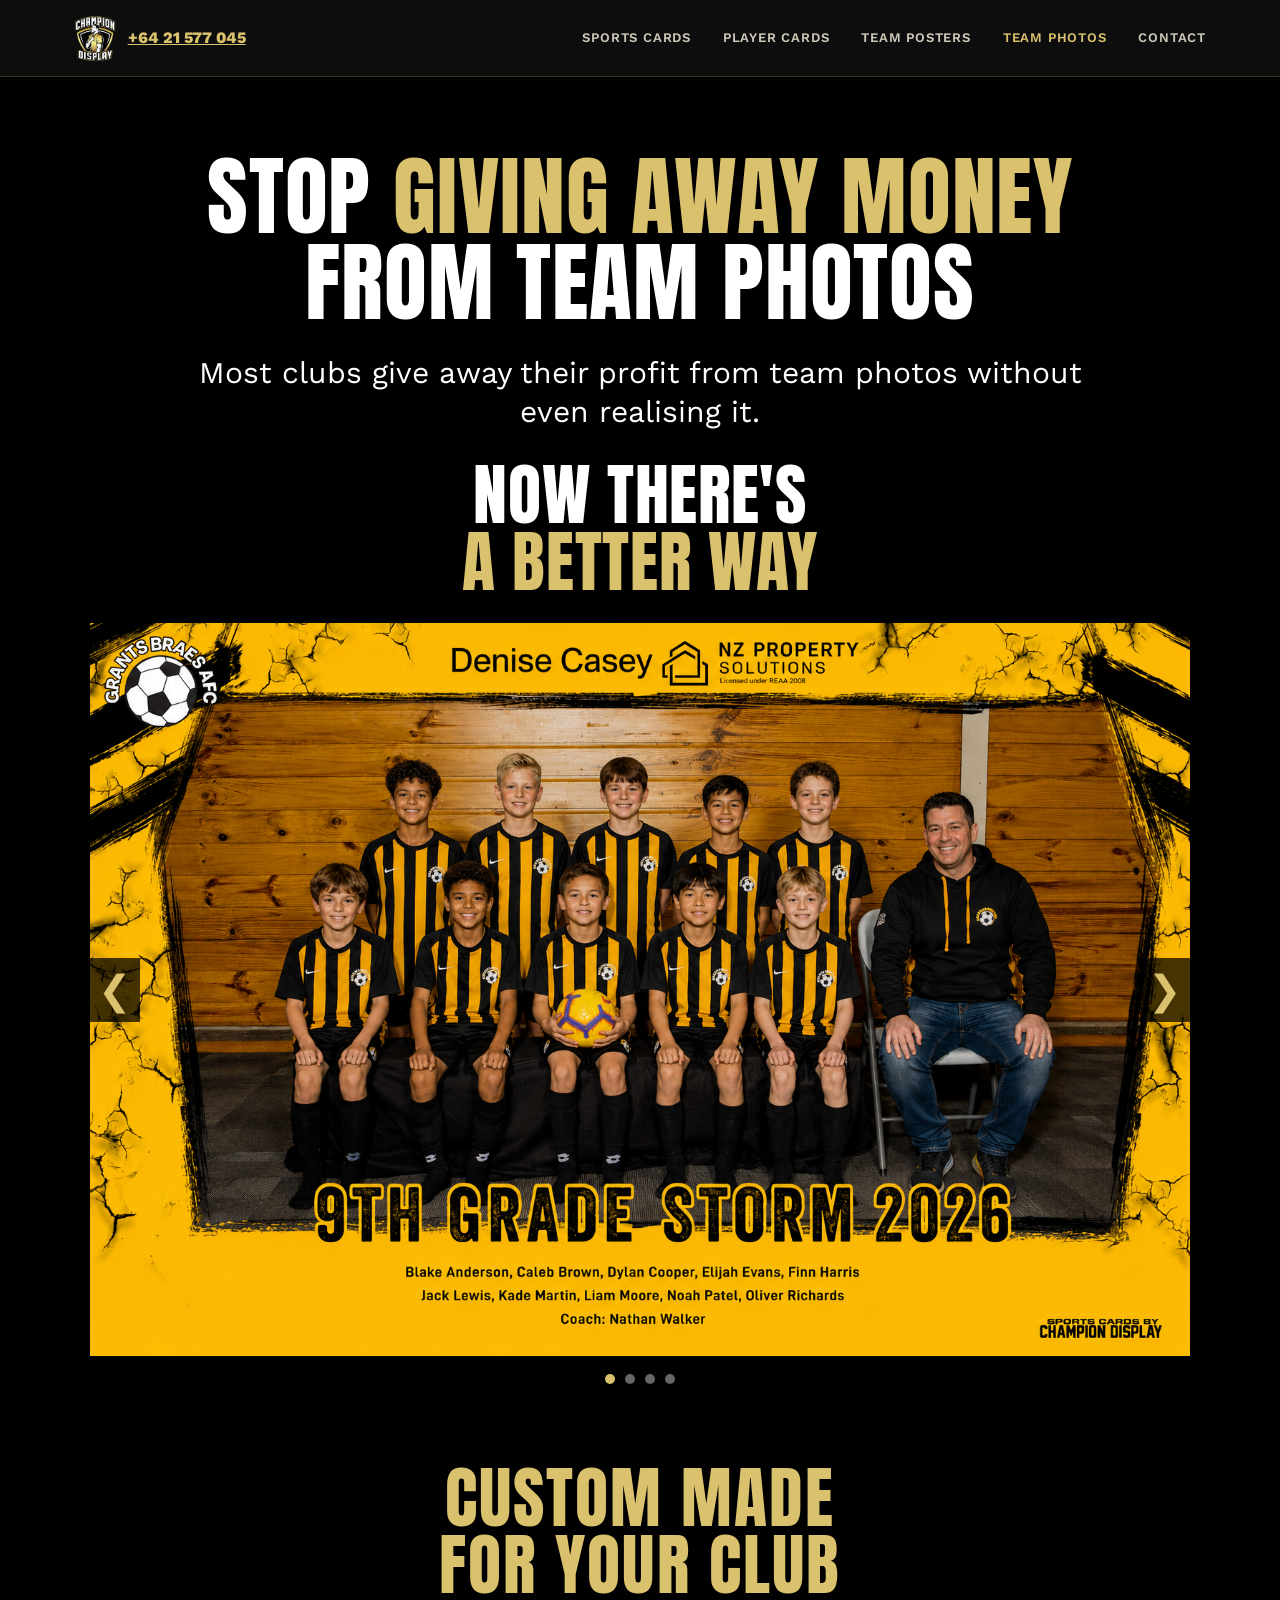
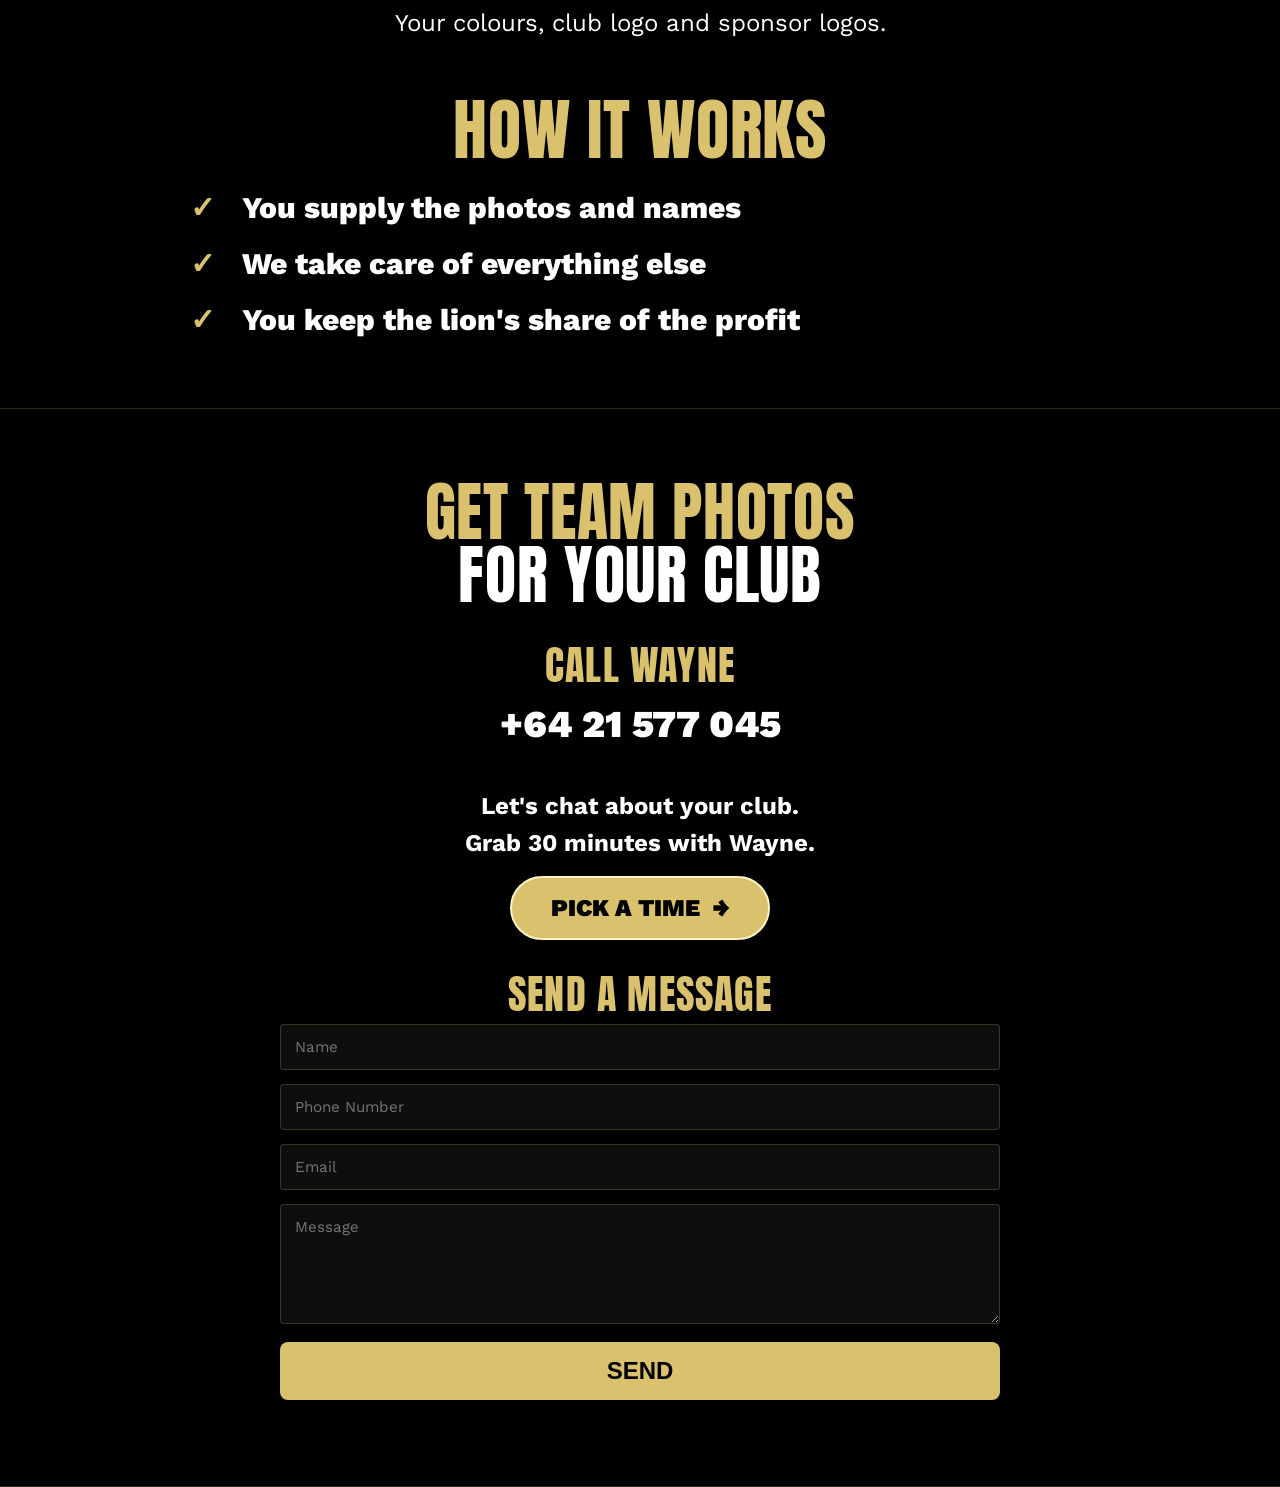
<file: team-photos.html>
<!DOCTYPE html>
<html lang="en">
<head>
<meta charset="UTF-8">
<meta name="viewport" content="width=device-width, initial-scale=1.0">
<title>Sports Cards | Champion Display</title>
<meta name="description" content="Personalised sports cards for junior sports clubs. Every player gets their own custom card, created from a single photo.">
<link rel="icon" href="/logo.png">
<link rel="stylesheet" href="/style.css">

<style>
.sports-proof,.sports-moments,.share-print{text-align:center}
.sports-proof .section-head,.sports-moments .section-head,.share-print .section-head{max-width:760px;margin:0 auto 28px}
.sports-proof h2,.sports-moments h2,.share-print h2{margin:0}
.sports-proof h2 em,.sports-moments h2 em,.share-print h2 em{color:var(--gold);font-style:normal}
.video-wrap{width:min(100%,430px);margin:0 auto}
.video-wrap video{display:block;width:100%;background:#000}
.proof-note{margin:22px auto 0;max-width:620px}
.moment-list{display:grid;grid-template-columns:repeat(5,1fr);gap:12px;margin-top:28px}
.moment-list div{border:1px solid var(--gold);padding:18px 10px;color:var(--gold);font-weight:800}
.share-print-image{display:block;width:min(100%,620px);height:auto;margin:28px auto 0}
@media(max-width:720px){
 .sports-proof,.sports-moments,.share-print{padding-top:34px;padding-bottom:34px}
 .moment-list{grid-template-columns:1fr;gap:10px}
 .sports-proof .section-head,.sports-moments .section-head,.share-print .section-head{margin-bottom:20px}
}
</style>


<style>
.header-phone{
  color:var(--gold,#e1c46b)!important;
  font-weight:800;
  text-decoration:underline;
  white-space:nowrap;
}
.floating-contact{
  position:fixed;
  right:24px;
  bottom:24px;
  z-index:9999;
  display:inline-flex;
  align-items:center;
  justify-content:center;
  min-height:54px;
  padding:0 26px;
  border-radius:999px;
  background:var(--gold,#e1c46b);
  color:#111!important;
  text-decoration:none;
  font-weight:900;
  text-transform:uppercase;
  letter-spacing:1px;
  box-shadow:0 4px 18px rgba(0,0,0,.25);
}
@media(max-width:720px){
  .header-phone{font-size:16px}
  .floating-contact{
    right:18px;
    bottom:20px;
    min-height:48px;
    padding:0 20px;
    font-size:12px;
  }
}
</style>


<style>
  .sports-moments {
    background: #000000 !important;
    background-image: none !important;
    border: 0 !important;
    box-shadow: none !important;
  }

  .sports-moments::before,
  .sports-moments::after,
  .sports-moments .wrap::before,
  .sports-moments .wrap::after {
    content: none !important;
    display: none !important;
    background: none !important;
    border: 0 !important;
  }

  .share-print {
    background: #000000 !important;
  }
</style>

<style>
.custom-club-section{background:#000!important;padding:64px 0}
.custom-club-section h2{margin:0 0 30px;text-align:center;color:#dac16d!important;font-size:clamp(34px,5vw,58px);line-height:1;text-transform:uppercase}
.custom-club-points{max-width:700px;margin:0 auto;display:grid;gap:18px}
.custom-club-point{display:grid;grid-template-columns:36px 1fr;gap:12px;align-items:center;color:#fff!important;font-size:clamp(20px,3vw,28px);font-weight:800}
.custom-club-tick{color:#dac16d!important;font-size:28px;font-weight:900}
</style>


<style>
.custom-made-gold{color:#dac16d!important}
.custom-made-white{color:#ffffff!important}
</style>

<style>
.share-gold{color:#dac16d!important}
.print-headline{color:#dac16d!important;margin-top:28px!important}
</style>


<style>
  .share-gold,
  .print-headline {
    color: #dac16d !important;
    font-size: clamp(42px, 7vw, 76px) !important;
    line-height: 0.95 !important;
    font-weight: 900 !important;
    text-transform: uppercase !important;
  }
</style>

<style>
.contact-product{background:#000!important;padding:72px 0}
.contact-product-head h2{text-align:center;margin:0 0 38px;font-size:clamp(36px,5.5vw,64px);line-height:.98;text-transform:uppercase;color:#fff!important}
.contact-product-head h2 span{color:#dac16d!important}
.contact-action{max-width:720px;margin:0 auto 34px;text-align:center}
.contact-action h3{margin:0 0 10px;color:#dac16d!important;font-size:clamp(28px,4vw,40px);line-height:1;text-transform:uppercase}
.contact-phone{display:inline-block;color:#fff!important;font-size:clamp(24px,4vw,38px);font-weight:900;text-decoration:none}
.contact-message{margin-bottom:0}
.contact-product #contactForm{max-width:720px;margin:0 auto;display:grid;gap:14px}
.contact-product #contactForm input,.contact-product #contactForm textarea{width:100%;box-sizing:border-box}
</style>

<style>
.team-photos-page section{background:#000!important}
.tp-hero{padding:76px 0 54px;text-align:center}
.tp-hero h1,.tp-better h2,.tp-point h3{text-transform:uppercase}
.tp-hero h1{margin:0 auto 28px;color:#dac16d;font-size:clamp(46px,7vw,88px);line-height:.98;max-width:1050px}
.tp-hero p{margin:0 auto;color:#fff;font-size:clamp(20px,2.4vw,30px);line-height:1.3;max-width:900px}
.tp-better{padding:34px 0 38px}
.tp-better h2{text-align:center;color:#dac16d;font-size:clamp(38px,5.5vw,68px);margin:0 0 28px}
.tp-slider{position:relative;max-width:1100px;margin:0 auto;overflow:hidden}
.tp-track{display:flex;overflow-x:auto;scroll-snap-type:x mandatory;scroll-behavior:smooth;scrollbar-width:none}
.tp-track::-webkit-scrollbar{display:none}
.tp-slide{flex:0 0 100%;scroll-snap-align:start}
.tp-slide img{display:block;width:100%;height:auto}
.tp-arrow{position:absolute;top:50%;transform:translateY(-50%);z-index:5;width:50px;height:64px;border:0;background:rgba(0,0,0,.72);color:#dac16d;font-size:40px;cursor:pointer}
.tp-prev{left:0}.tp-next{right:0}
.tp-dots{display:flex;justify-content:center;gap:10px;margin-top:18px}
.tp-dots button{width:10px;height:10px;padding:0;border:0;border-radius:50%;background:#666}
.tp-dots button.active{background:#dac16d}
.tp-points{padding:42px 0 70px}
.tp-point{max-width:900px;margin:0 auto 32px;text-align:center}
.tp-point h3{color:#dac16d;font-size:clamp(30px,4vw,48px);margin:0 0 7px}
.tp-point p{color:#fff;font-size:clamp(18px,2vw,24px);margin:0}
@media(max-width:700px){.tp-arrow{width:42px;height:56px;font-size:32px}.tp-hero{padding-top:52px}}
</style>


<style>
  .tp-hero {
    padding-bottom: 24px !important;
  }
  .tp-better {
    padding-top: 6px !important;
  }
  .tp-better h2 {
    margin-top: 0 !important;
    margin-bottom: 28px !important;
    line-height: 0.98 !important;
  }
  .tp-now {
    color: #ffffff !important;
  }
  .tp-better-gold {
    color: #dac16d !important;
  }

  .tp-custom-made h3 {
    line-height: 1.02 !important;
  }

  .tp-how {
    max-width: 900px;
    margin: 54px auto 0;
  }
  .tp-how h2 {
    color: #dac16d !important;
    text-align: center;
    font-size: clamp(34px, 5vw, 58px);
    line-height: 1;
    text-transform: uppercase;
    margin: 0 0 28px;
  }
  .tp-how-list {
    display: grid;
    gap: 20px;
  }
  .tp-how-item {
    display: grid;
    grid-template-columns: 38px 1fr;
    gap: 14px;
    align-items: center;
    color: #ffffff !important;
    font-size: clamp(20px, 3vw, 30px);
    font-weight: 800;
    line-height: 1.2;
  }
  .tp-how-tick {
    color: #dac16d !important;
    font-size: 30px;
    font-weight: 900;
  }
</style>


<style>
  .contact-product #contactForm button[type="submit"],
  .contact-product #contactForm button {
    display: block !important;
    width: 100% !important;
    min-height: 58px !important;
    padding: 16px 20px !important;
    margin-top: 4px !important;
    border: 0 !important;
    border-radius: 8px !important;
    background: #dac16d !important;
    color: #000000 !important;
    font-size: clamp(18px, 2.4vw, 24px) !important;
    font-weight: 900 !important;
    line-height: 1 !important;
    text-transform: uppercase !important;
    cursor: pointer !important;
  }
</style>


<style>
  .tp-custom-made h3,
  .tp-how h2 {
    font-size: clamp(38px, 5.5vw, 68px) !important;
    line-height: 0.98 !important;
  }
</style>


<style>
  .contact-demo-copy {
    margin: 0 0 14px;
    color: #ffffff !important;
    font-size: clamp(18px, 2.4vw, 24px);
    font-weight: 700;
  }
  .contact-demo-button {
    display: inline-block;
    min-width: 240px;
    padding: 16px 26px;
    border-radius: 8px;
    background: #dac16d;
    color: #000000 !important;
    font-size: clamp(18px, 2.4vw, 24px);
    font-weight: 900;
    line-height: 1;
    text-transform: uppercase;
    text-decoration: none;
  }
</style>

<style>
/* Pulsing Pick a Time button, matching the Sports Cards page */
.contact-demo-button{
  display:inline-block!important;
  min-width:260px;
  padding:18px 30px!important;
  border:2px solid #fff3c4!important;
  border-radius:999px!important;
  background:#dac16d!important;
  color:#000000!important;
  font-size:clamp(18px,2.4vw,24px)!important;
  font-weight:900!important;
  line-height:1!important;
  text-transform:uppercase!important;
  text-decoration:none!important;
  cursor:pointer;
  animation:cd-pulse 1.8s ease-in-out infinite;
  transition:transform .12s ease;
  -webkit-tap-highlight-color:transparent;
}
.contact-demo-button:hover{transform:scale(1.04)}
.contact-demo-button:active{transform:scale(.95)}
.btn-arrow{display:inline-block;margin-left:6px}
@keyframes cd-pulse{
  0%,100%{box-shadow:0 0 0 0 rgba(218,193,109,.7),0 0 12px rgba(218,193,109,.4)}
  50%{box-shadow:0 0 0 12px rgba(218,193,109,0),0 0 30px rgba(218,193,109,.8)}
}
@media(prefers-reduced-motion:reduce){
  .contact-demo-button{animation:none;box-shadow:0 0 20px rgba(218,193,109,.6)}
}
</style>

</head>
<body>

<header class="site-header">
  <div class="wrap">
    <div class="brand">
      <a href="/" aria-label="Champion Display home">
        <img src="/logo-crest.png" alt="Champion Display">
      </a>
      <a class="header-phone" href="tel:+6421577045" aria-label="Call +64 21 577 045">+64 21 577 045</a>
    </div>
    <nav class="main-nav" id="mainNav">
      <a href="/sports-cards.html">Sports Cards</a>
      <a href="/player-cards.html">Player Cards</a>
      <a href="/team-posters.html">Team Posters</a>
      <a href="/team-photos.html" class="active">Team Photos</a>
      <a href="#contact">Contact</a>
    </nav>
    <button class="nav-toggle" id="navToggle">Menu</button>
  </div>
</header>

<main class="team-photos-page">
  <section class="tp-hero">
    <div class="wrap">
      <h1 style="color:#ffffff">STOP <span style="color:#dac16d">GIVING AWAY MONEY</span><br>FROM TEAM PHOTOS</h1>
      <p>Most clubs give away their profit from team photos without even realising it.</p>
    </div>
  </section>

  <section class="tp-better">
    <div class="wrap">
      <h2><span class="tp-now">NOW THERE'S</span><br><span class="tp-better-gold">A BETTER WAY</span></h2>

      <div class="tp-slider">
        <button class="tp-arrow tp-prev" type="button" aria-label="Previous team photo">&#10094;</button>
        <div class="tp-track">
          <div class="tp-slide"><img src="/team-photo-storm.webp" alt="Custom team photo - Storm"></div>
          <div class="tp-slide"><img src="/team-photo-mustangs.webp" alt="Custom team photo - Mustangs"></div>
          <div class="tp-slide"><img src="/team-photo-fantails.webp" alt="Custom team photo - Fantails"></div>
          <div class="tp-slide"><img src="/team-photos.webp" alt="Custom club team photo"></div>
        </div>
        <button class="tp-arrow tp-next" type="button" aria-label="Next team photo">&#10095;</button>
      </div>

      <div class="tp-dots">
        <button class="active" type="button" aria-label="Storm"></button>
        <button type="button" aria-label="Mustangs"></button>
        <button type="button" aria-label="Fantails"></button>
        <button type="button" aria-label="Team Photos"></button>
      </div>
    </div>
  </section>

  <section class="tp-points">
    <div class="wrap">
      <div class="tp-point tp-custom-made">
        <h3>CUSTOM MADE<br>FOR YOUR CLUB</h3>
        <p>Your colours, club logo and sponsor logos.</p>
      </div>

      <div class="tp-how">
        <h2>HOW IT WORKS</h2>
        <div class="tp-how-list">
          <div class="tp-how-item"><span class="tp-how-tick">✓</span><span>You supply the photos and names</span></div>
          <div class="tp-how-item"><span class="tp-how-tick">✓</span><span>We take care of everything else</span></div>
          <div class="tp-how-item"><span class="tp-how-tick">✓</span><span>You keep the lion's share of the profit</span></div>
        </div>
      </div>
    </div>
  </section>

  <section id="contact" class="alt contact-product">
    <div class="wrap">
      <div class="contact-product-head"><h2><span>GET TEAM PHOTOS</span><br>FOR YOUR CLUB</h2></div>
      <div class="contact-action">
        <h3>CALL WAYNE</h3>
        <a class="contact-phone" href="tel:+6421577045">+64 21 577 045</a>
      </div>
    <div class="contact-action">
      <p class="contact-demo-copy">Let's chat about your club.<br>Grab 30 minutes with Wayne.</p>
      <a class="contact-demo-button" href="https://calendar.app.google/MoK7ecduyQwZUgww5" target="_blank" rel="noopener">PICK A TIME <span class="btn-arrow" aria-hidden="true">&rarr;</span></a>
    </div>
      <div class="contact-action contact-message">
        <h3>SEND A MESSAGE</h3>
        <form id="contactForm" action="https://formspree.io/f/mjyvadyp" method="POST">
          <input type="text" name="name" placeholder="Name" required>
          <input type="tel" name="phone" placeholder="Phone Number" required>
          <input type="email" name="email" placeholder="Email" required>
          <textarea name="message" placeholder="Message" required></textarea>
          <button type="submit">SEND</button>
          <div id="formStatus"></div>
        </form>
      </div>
    </div>
  </section>
</main>

<script>
  document.addEventListener('DOMContentLoaded', function () {
    var navToggle = document.getElementById('navToggle');
    var mainNav = document.getElementById('mainNav');
    if (navToggle && mainNav && !navToggle.dataset.menuBound) {
      navToggle.dataset.menuBound = '1';
      navToggle.addEventListener('click', function () {
        mainNav.classList.toggle('open');
      });
    }
  });
</script>


<script>
(function(){
  const track=document.querySelector('.tp-track');
  if(!track)return;
  const slides=[...track.querySelectorAll('.tp-slide')];
  const dots=[...document.querySelectorAll('.tp-dots button')];
  let index=0;
  function go(i){
    index=(i+slides.length)%slides.length;
    track.scrollTo({left:slides[index].offsetLeft,behavior:'smooth'});
    dots.forEach((d,n)=>d.classList.toggle('active',n===index));
  }
  document.querySelector('.tp-prev').addEventListener('click',()=>go(index-1));
  document.querySelector('.tp-next').addEventListener('click',()=>go(index+1));
  dots.forEach((d,i)=>d.addEventListener('click',()=>go(i)));
  track.addEventListener('scroll',()=>{
    clearTimeout(track._timer);
    track._timer=setTimeout(()=>{
      index=Math.round(track.scrollLeft/(track.clientWidth||1));
      dots.forEach((d,n)=>d.classList.toggle('active',n===index));
    },80);
  });
})();
</script>

</body>
</html>
</file>
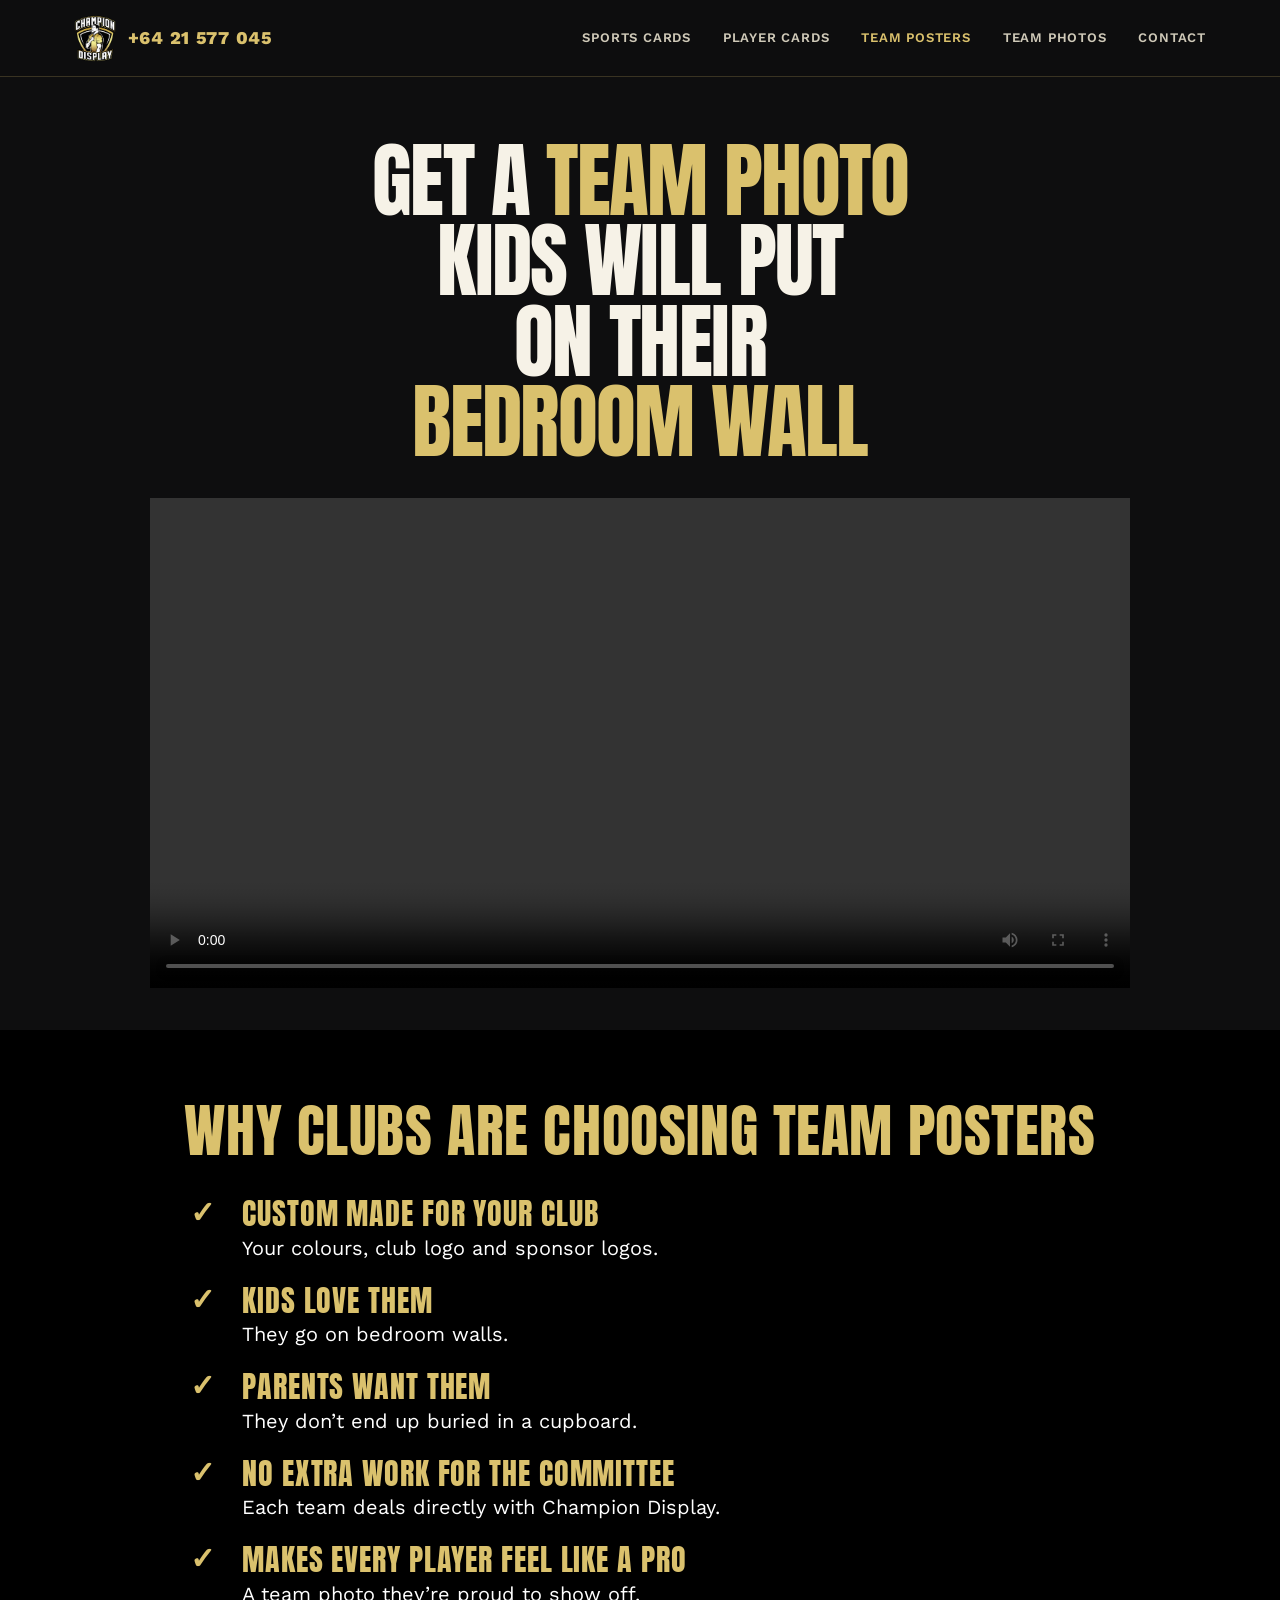
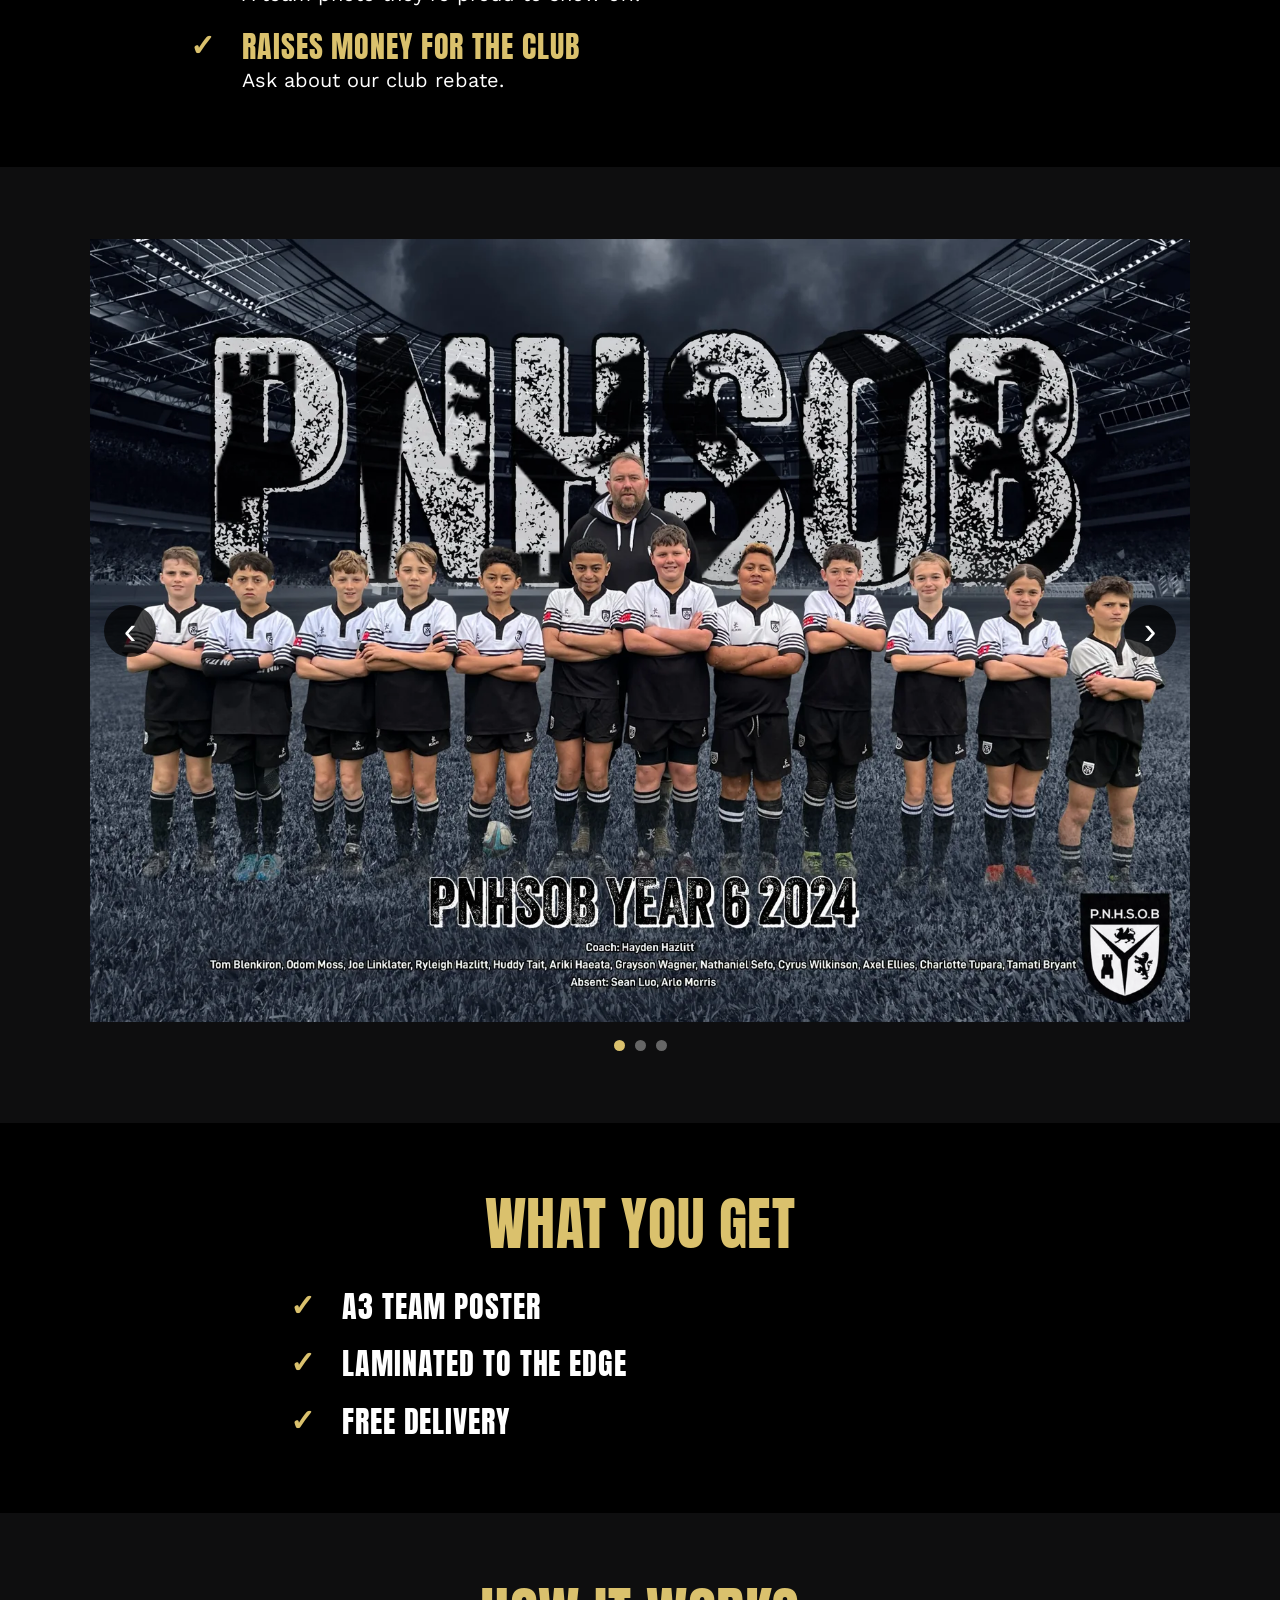
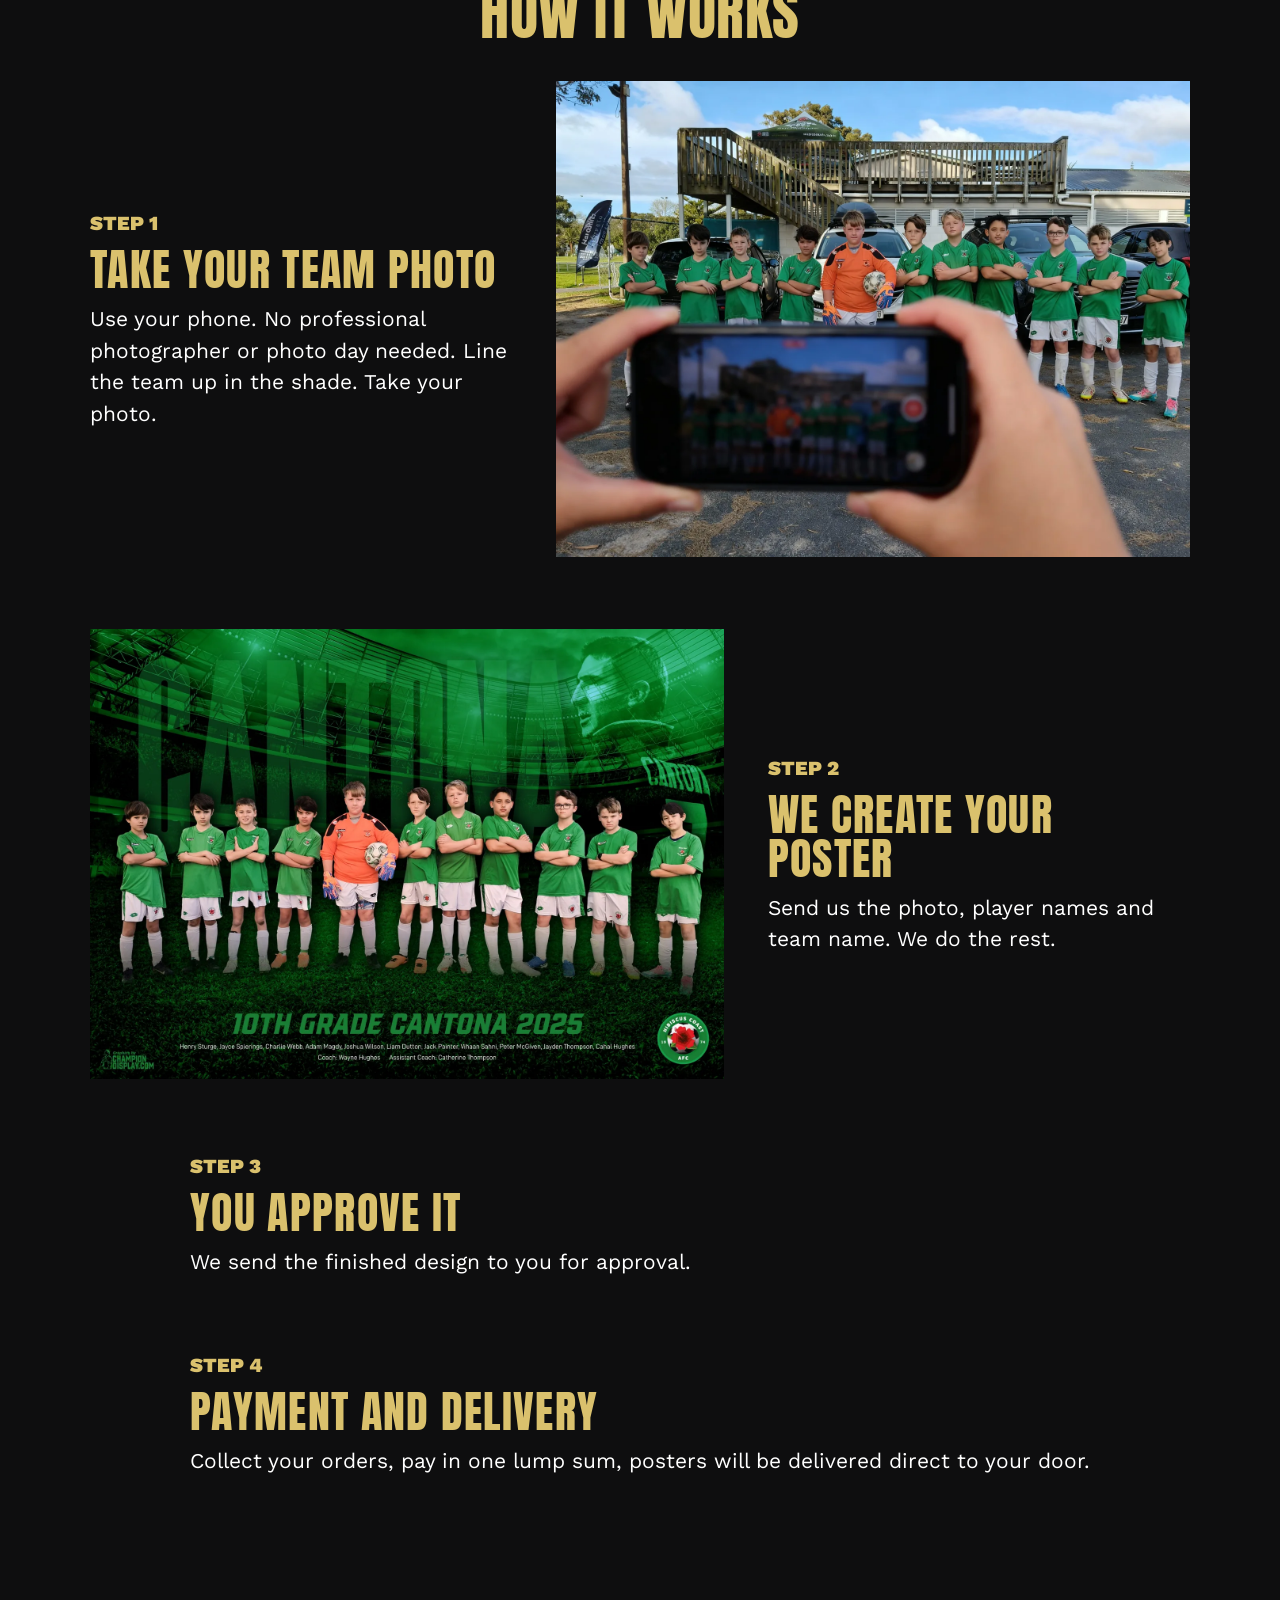
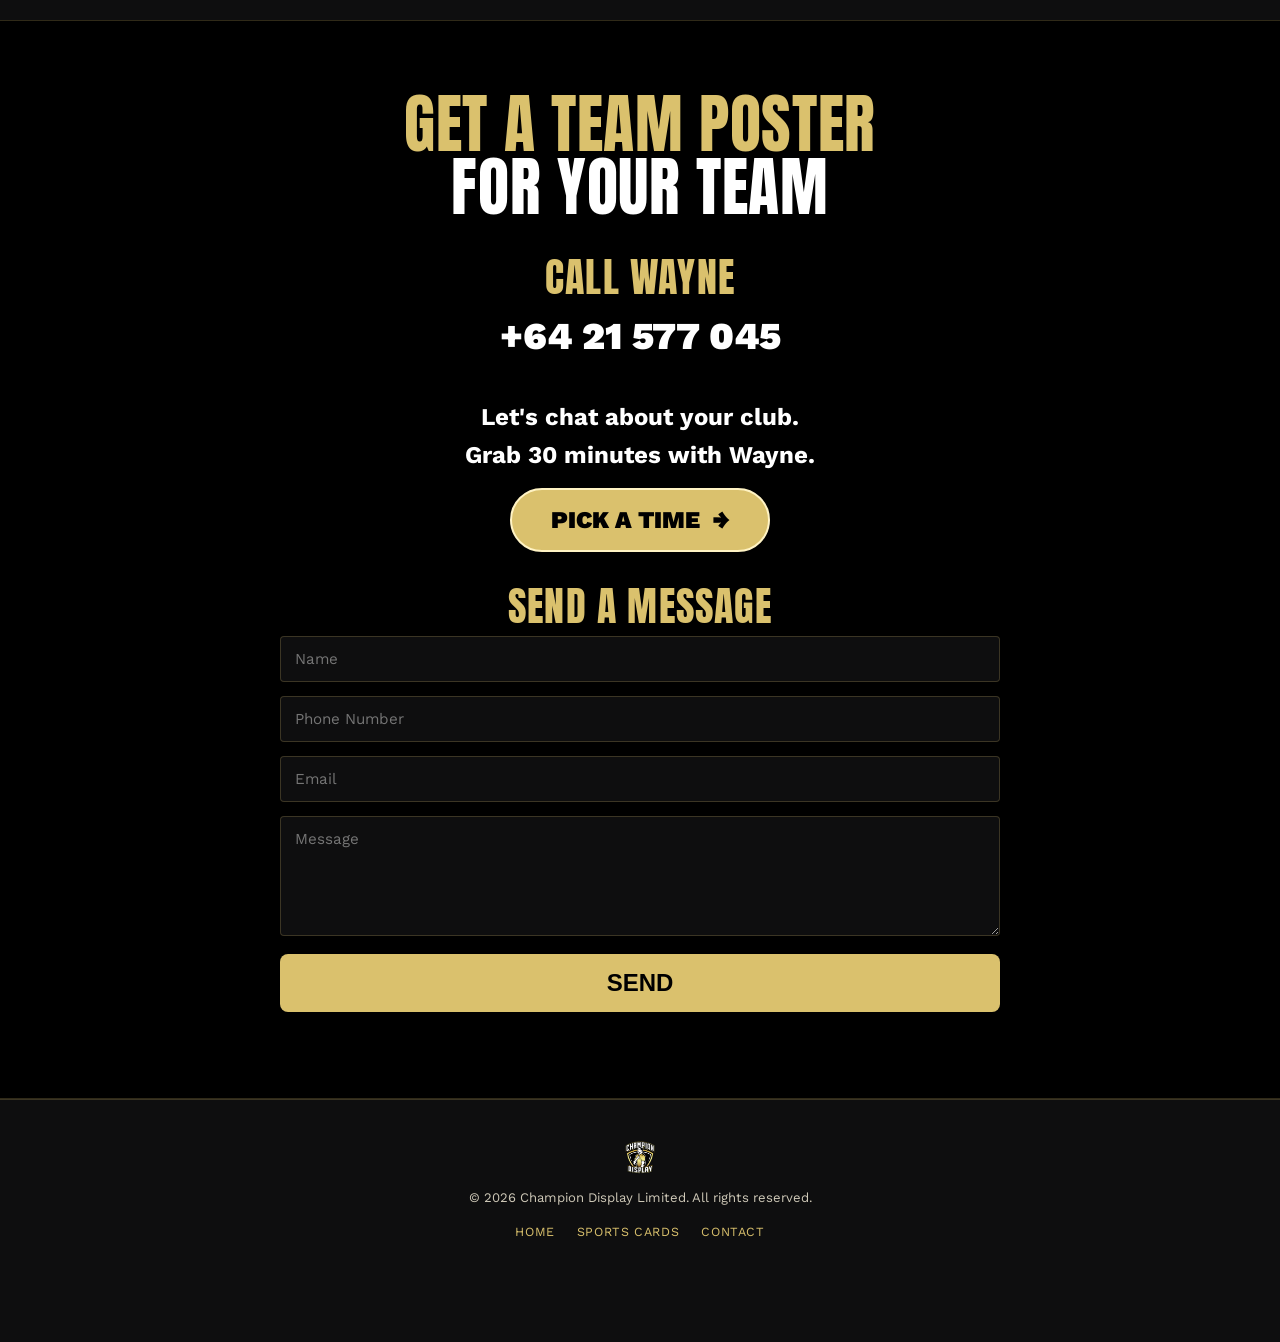
<file: team-posters.html>
<!DOCTYPE html>
<html lang="en">
<head>
<meta charset="UTF-8">
<meta name="viewport" content="width=device-width, initial-scale=1.0">
<title>Team Posters | Champion Display</title>
<meta name="description" content="Custom team posters for junior sports clubs. Turn a season of matchday photos into a poster every player wants on their wall.">
<link rel="icon" href="/logo.png">
<link rel="stylesheet" href="/style.css">

<style>
  .tp-hero {
    padding: 64px 0 42px;
    text-align: center;
  }
  .tp-hero h1 {
    max-width: 980px;
    margin: 0 auto 36px;
    font-size: clamp(42px, 7vw, 82px);
    line-height: 0.98;
    text-transform: uppercase;
    letter-spacing: -0.02em;
  }
  .tp-hero-line {
    display: block;
  }
  .tp-gold {
    color: #dac16d;
  }
  .tp-video-wrap {
    width: 100%;
    max-width: 980px;
    margin: 0 auto;
  }
  .tp-video-wrap video {
    display: block;
    width: 100%;
    height: auto;
    background: #000;
  }

  .tp-section {
    padding: 72px 0;
  }
  .tp-alt {
    background: #111;
  }
  .tp-section h2 {
    margin: 0 auto 38px;
    max-width: 920px;
    text-align: center;
    font-size: clamp(34px, 5vw, 58px);
    line-height: 1;
    text-transform: uppercase;
    color: #dac16d;
  }

  .tp-benefits {
    max-width: 900px;
    margin: 0 auto;
    display: grid;
    gap: 22px;
  }
  .tp-benefit {
    display: grid;
    grid-template-columns: 38px 1fr;
    gap: 14px;
    align-items: start;
  }
  .tp-tick {
    font-size: 30px;
    line-height: 1;
    font-weight: 900;
    color: #dac16d;
  }
  .tp-benefit h3 {
    margin: 0 0 4px;
    font-size: clamp(22px, 3vw, 30px);
    line-height: 1.05;
    color: #dac16d;
  }
  .tp-benefit p {
    margin: 0;
    font-size: clamp(16px, 2vw, 20px);
    line-height: 1.45;
    color: #ffffff;
  }
  .tp-benefits-compact {
    max-width: 700px;
  }

  .tp-slider {
    position: relative;
    max-width: 1100px;
    margin: 0 auto;
    overflow: hidden;
    touch-action: pan-y;
  }
  .tp-slide img {
    width: 100%;
    height: auto;
    display: block;
    user-select: none;
    -webkit-user-drag: none;
  }
  .tp-arrow {
    position: absolute;
    top: 50%;
    transform: translateY(-50%);
    width: 52px;
    height: 52px;
    border: 0;
    border-radius: 50%;
    background: rgba(0,0,0,.72);
    color: #fff;
    font-size: 38px;
    line-height: 1;
    cursor: pointer;
    z-index: 2;
  }
  .tp-prev { left: 14px; }
  .tp-next { right: 14px; }

  .tp-dots {
    display: flex;
    justify-content: center;
    gap: 10px;
    margin-top: 18px;
  }
  .tp-dot {
    width: 11px;
    height: 11px;
    padding: 0;
    border: 0;
    border-radius: 50%;
    background: #666;
    cursor: pointer;
  }
  .tp-dot.active {
    background: #dac16d;
  }

  .tp-step {
    max-width: 1100px;
    margin: 0 auto 72px;
    display: grid;
    grid-template-columns: 0.8fr 1.2fr;
    gap: 44px;
    align-items: center;
  }
  .tp-step-reverse {
    grid-template-columns: 1.2fr 0.8fr;
  }
  .tp-step-reverse .tp-step-copy {
    order: 2;
  }
  .tp-step-reverse img {
    order: 1;
  }
  .tp-step img {
    width: 100%;
    height: auto;
    display: block;
  }
  .tp-step-number {
    display: block;
    margin-bottom: 8px;
    color: #dac16d;
    font-size: 20px;
    font-weight: 900;
  }
  .tp-step h3 {
    margin: 0 0 12px;
    font-size: clamp(28px, 4vw, 44px);
    line-height: 1;
  }
  .tp-step p {
    margin: 0;
    font-size: clamp(17px, 2vw, 21px);
    line-height: 1.5;
  }


  .tp-gold-heading,
  .tp-step-title {
    color: #dac16d !important;
  }
  .tp-step p {
    color: #ffffff !important;
  }
  .tp-step-text-only {
    grid-template-columns: 1fr;
    max-width: 900px;
  }

  @media (max-width: 720px) {
    .tp-hero {
      padding: 42px 0 28px;
    }
    .tp-hero h1 {
      margin-bottom: 26px;
      font-size: 42px;
    }
    .tp-section {
      padding: 54px 0;
    }
    .tp-section h2 {
      margin-bottom: 30px;
      font-size: 36px;
    }
    .tp-arrow {
      width: 44px;
      height: 44px;
      font-size: 32px;
    }
    .tp-step,
    .tp-step-reverse {
      grid-template-columns: 1fr;
      gap: 22px;
      margin-bottom: 54px;
    }
    .tp-step-reverse .tp-step-copy,
    .tp-step-reverse img {
      order: initial;
    }
    .tp-step-copy {
      order: 1;
    }
    .tp-step img {
      order: 2;
    }
  }

  .brand .header-phone {
    color: #dac16d !important;
    font-family: inherit !important;
    font-size: clamp(14px, 1.6vw, 18px) !important;
    font-weight: 800 !important;
    letter-spacing: 0.04em !important;
    white-space: nowrap !important;
    text-decoration: none !important;
    display: inline-flex;
    align-items: center;
    min-height: 44px;
  }


  .tp-alt {
    background: #000000 !important;
  }

  .tp-benefits-compact .tp-benefit h3 {
    color: #ffffff !important;
  }

  .tp-benefits-compact .tp-tick {
    color: #dac16d !important;
  }

  .tp-gold-heading {
    color: #dac16d !important;
  }

</style>

<style>
.contact-product{background:#000!important;padding:72px 0}
.contact-product-head h2{text-align:center;margin:0 0 38px;font-size:clamp(36px,5.5vw,64px);line-height:.98;text-transform:uppercase;color:#fff!important}
.contact-product-head h2 span{color:#dac16d!important}
.contact-action{max-width:720px;margin:0 auto 34px;text-align:center}
.contact-action h3{margin:0 0 10px;color:#dac16d!important;font-size:clamp(28px,4vw,40px);line-height:1;text-transform:uppercase}
.contact-phone{display:inline-block;color:#fff!important;font-size:clamp(24px,4vw,38px);font-weight:900;text-decoration:none}
.contact-message{margin-bottom:0}
.contact-product #contactForm{max-width:720px;margin:0 auto;display:grid;gap:14px}
.contact-product #contactForm input,.contact-product #contactForm textarea{width:100%;box-sizing:border-box}
</style>

<style>
  .contact-product #contactForm button[type="submit"],
  .contact-product #contactForm button {
    display: block !important;
    width: 100% !important;
    min-height: 58px !important;
    padding: 16px 20px !important;
    margin-top: 4px !important;
    border: 0 !important;
    border-radius: 8px !important;
    background: #dac16d !important;
    color: #000000 !important;
    font-size: clamp(18px, 2.4vw, 24px) !important;
    font-weight: 900 !important;
    line-height: 1 !important;
    text-transform: uppercase !important;
    cursor: pointer !important;
  }
</style>


<style>
  .contact-demo-copy {
    margin: 0 0 14px;
    color: #ffffff !important;
    font-size: clamp(18px, 2.4vw, 24px);
    font-weight: 700;
  }
  .contact-demo-button {
    display: inline-block;
    min-width: 240px;
    padding: 16px 26px;
    border-radius: 8px;
    background: #dac16d;
    color: #000000 !important;
    font-size: clamp(18px, 2.4vw, 24px);
    font-weight: 900;
    line-height: 1;
    text-transform: uppercase;
    text-decoration: none;
  }
</style>

<style>
/* Pulsing Pick a Time button, matching the Sports Cards page */
.contact-demo-button{
  display:inline-block!important;
  min-width:260px;
  padding:18px 30px!important;
  border:2px solid #fff3c4!important;
  border-radius:999px!important;
  background:#dac16d!important;
  color:#000000!important;
  font-size:clamp(18px,2.4vw,24px)!important;
  font-weight:900!important;
  line-height:1!important;
  text-transform:uppercase!important;
  text-decoration:none!important;
  cursor:pointer;
  animation:cd-pulse 1.8s ease-in-out infinite;
  transition:transform .12s ease;
  -webkit-tap-highlight-color:transparent;
}
.contact-demo-button:hover{transform:scale(1.04)}
.contact-demo-button:active{transform:scale(.95)}
.btn-arrow{display:inline-block;margin-left:6px}
@keyframes cd-pulse{
  0%,100%{box-shadow:0 0 0 0 rgba(218,193,109,.7),0 0 12px rgba(218,193,109,.4)}
  50%{box-shadow:0 0 0 12px rgba(218,193,109,0),0 0 30px rgba(218,193,109,.8)}
}
@media(prefers-reduced-motion:reduce){
  .contact-demo-button{animation:none;box-shadow:0 0 20px rgba(218,193,109,.6)}
}
</style>

</head>
<body>

<header class="site-header">
  <div class="wrap">
    <div class="brand">
      <a href="/" aria-label="Champion Display home">
        <img src="/logo-crest.png" alt="Champion Display">
      </a>
      <a class="brand-word header-phone" href="tel:+6421577045" aria-label="Call +64 21 577 045">+64 21 577 045</a>
    </div>
    <nav class="main-nav" id="mainNav">
      <a href="/sports-cards.html">Sports Cards</a>
      <a href="/player-cards.html">Player Cards</a>
      <a href="/team-posters.html" class="active">Team Posters</a>
      <a href="/team-photos.html">Team Photos</a>
      <a href="#contact">Contact</a>
    </nav>
    <button class="nav-toggle" id="navToggle">Menu</button>
  </div>
</header>


<section class="tp-hero">
  <div class="wrap">
    <h1>
      <span class="tp-hero-line">GET A <span class="tp-gold">TEAM PHOTO</span></span>
      <span class="tp-hero-line">KIDS WILL PUT</span>
      <span class="tp-hero-line">ON THEIR</span>
      <span class="tp-hero-line tp-gold">BEDROOM WALL</span>
    </h1>

    <div class="tp-video-wrap">
      <video controls playsinline preload="metadata">
        <source src="/team-posters-video-web.mp4" type="video/mp4">
        Your browser does not support the video tag.
      </video>
    </div>
  </div>
</section>

<section class="tp-section tp-alt">
  <div class="wrap">
    <h2>Why Clubs Are Choosing Team Posters</h2>

    <div class="tp-benefits">
      <div class="tp-benefit">
        <span class="tp-tick">✓</span>
        <div>
          <h3>Custom made for your club</h3>
          <p>Your colours, club logo and sponsor logos.</p>
        </div>
      </div>

      <div class="tp-benefit">
        <span class="tp-tick">✓</span>
        <div>
          <h3>Kids love them</h3>
          <p>They go on bedroom walls.</p>
        </div>
      </div>

      <div class="tp-benefit">
        <span class="tp-tick">✓</span>
        <div>
          <h3>Parents want them</h3>
          <p>They don’t end up buried in a cupboard.</p>
        </div>
      </div>

      <div class="tp-benefit">
        <span class="tp-tick">✓</span>
        <div>
          <h3>No extra work for the committee</h3>
          <p>Each team deals directly with Champion Display.</p>
        </div>
      </div>

      <div class="tp-benefit">
        <span class="tp-tick">✓</span>
        <div>
          <h3>Makes every player feel like a pro</h3>
          <p>A team photo they’re proud to show off.</p>
        </div>
      </div>

      <div class="tp-benefit">
        <span class="tp-tick">✓</span>
        <div>
          <h3>Raises money for the club</h3>
          <p>Ask about our club rebate.</p>
        </div>
      </div>
    </div>
  </div>
</section>

<section class="tp-section">
  <div class="wrap">
    <div class="tp-slider" id="teamSlider">
      <div class="tp-slide">
        <img src="/team-poster-pnhsob.webp" alt="PNHSOB Year 6 team poster">
      </div>
      <div class="tp-slide" hidden>
        <img src="/team-poster-belfast.webp" alt="Belfast Year 8 Cobras team poster">
      </div>
      <div class="tp-slide" hidden>
        <img src="/team-poster-taieri.webp" alt="Taieri Rugby Year 1 Gold team poster">
      </div>

      <button type="button" class="tp-arrow tp-prev" aria-label="Previous poster" onclick="changeTeamSlide(-1)">‹</button>
      <button type="button" class="tp-arrow tp-next" aria-label="Next poster" onclick="changeTeamSlide(1)">›</button>
    </div>

    <div class="tp-dots" aria-label="Poster slideshow navigation">
      <button type="button" class="tp-dot active" aria-label="Poster 1" onclick="showTeamSlide(0)"></button>
      <button type="button" class="tp-dot" aria-label="Poster 2" onclick="showTeamSlide(1)"></button>
      <button type="button" class="tp-dot" aria-label="Poster 3" onclick="showTeamSlide(2)"></button>
    </div>
  </div>
</section>

<section class="tp-section tp-alt">
  <div class="wrap">
    <h2 class="tp-gold-heading">What You Get</h2>

    <div class="tp-benefits tp-benefits-compact">
      <div class="tp-benefit">
        <span class="tp-tick">✓</span>
        <div><h3>A3 Team Poster</h3></div>
      </div>
      <div class="tp-benefit">
        <span class="tp-tick">✓</span>
        <div><h3>Laminated to the edge</h3></div>
      </div>
      <div class="tp-benefit">
        <span class="tp-tick">✓</span>
        <div><h3>Free delivery</h3></div>
      </div>
    </div>
  </div>
</section>

<section class="tp-section">
  <div class="wrap">
    <h2 class="tp-gold-heading">How It Works</h2>

    <div class="tp-step">
      <div class="tp-step-copy">
        <span class="tp-step-number">STEP 1</span>
        <h3 class="tp-step-title">Take your team photo</h3>
        <p>Use your phone. No professional photographer or photo day needed. Line the team up in the shade. Take your photo.</p>
      </div>
      <img src="/team-photo-phone.webp" alt="Taking a team photo on a mobile phone">
    </div>

    <div class="tp-step tp-step-reverse">
      <div class="tp-step-copy">
        <span class="tp-step-number">STEP 2</span>
        <h3 class="tp-step-title">We create your poster</h3>
        <p>Send us the photo, player names and team name. We do the rest.</p>
      </div>
      <img src="/team-poster-design.webp" alt="Team poster being created">
    </div>

    <div class="tp-step tp-step-text-only">
      <div class="tp-step-copy">
        <span class="tp-step-number">STEP 3</span>
        <h3 class="tp-step-title">You approve it</h3>
        <p>We send the finished design to you for approval.</p>
      </div>
    </div>

    <div class="tp-step tp-step-text-only">
      <div class="tp-step-copy">
        <span class="tp-step-number">STEP 4</span>
        <h3 class="tp-step-title">Payment and delivery</h3>
        <p>Collect your orders, pay in one lump sum, posters will be delivered direct to your door.</p>
      </div>
    </div>
  </div>
</section>

<section id="contact" class="alt contact-product">
  <div class="wrap">
    <div class="contact-product-head"><h2><span>GET A TEAM POSTER</span><br>FOR YOUR TEAM</h2></div>
    <div class="contact-action">
      <h3>CALL WAYNE</h3>
      <a class="contact-phone" href="tel:+6421577045">+64 21 577 045</a>
    </div>
    <div class="contact-action">
      <p class="contact-demo-copy">Let's chat about your club.<br>Grab 30 minutes with Wayne.</p>
      <a class="contact-demo-button" href="https://calendar.app.google/MoK7ecduyQwZUgww5" target="_blank" rel="noopener">PICK A TIME <span class="btn-arrow" aria-hidden="true">&rarr;</span></a>
    </div>
    <div class="contact-action contact-message">
      <h3>SEND A MESSAGE</h3>
      <form id="contactForm" action="https://formspree.io/f/mjyvadyp" method="POST">
        <input type="hidden" name="interest" value="Team Posters">
        <input type="text" name="name" placeholder="Name" required>
        <input type="tel" name="phone" placeholder="Phone Number" required>
        <input type="email" name="email" placeholder="Email" required>
        <textarea name="message" placeholder="Message" required></textarea>
        <button type="submit">SEND</button>
        <div id="formStatus"></div>
      </form>
    </div>
  </div>
</section>

<footer class="site-footer">
  <div class="wrap">
    <img src="/logo-crest.png" alt="Champion Display">
    <p>&copy; <span id="year"></span> Champion Display Limited. All rights reserved.</p>
    <div class="foot-nav">
      <a href="/">Home</a>
      <a href="/sports-cards.html">Sports Cards</a>
      <a href="#contact">Contact</a>
    </div>
  </div>
</footer>

<script>
  document.getElementById('year').textContent = new Date().getFullYear();
  document.getElementById('contactForm').addEventListener('submit', function(e) {
    e.preventDefault();
    var form = e.target;
    var msg = document.getElementById('formStatus');
    fetch(form.action, {
      method: 'POST',
      body: new FormData(form),
      headers: { 'Accept': 'application/json' }
    }).then(function(res) {
      if (res.ok) {
        msg.textContent = "Thanks, we've got your message and will be in touch soon.";
        msg.className = 'form-msg success';
        form.reset();
      } else {
        msg.textContent = "Something went wrong sending that. Please try again or email us directly.";
        msg.className = 'form-msg error';
      }
    }).catch(function() {
      msg.textContent = "Something went wrong sending that. Please try again or email us directly.";
      msg.className = 'form-msg error';
    });
  });
</script>


<script>
  let teamSlideIndex = 0;

  function showTeamSlide(index) {
    const slides = Array.from(document.querySelectorAll('.tp-slide'));
    const dots = Array.from(document.querySelectorAll('.tp-dot'));
    if (!slides.length) return;

    teamSlideIndex = (index + slides.length) % slides.length;

    slides.forEach((slide, i) => {
      slide.hidden = i !== teamSlideIndex;
    });

    dots.forEach((dot, i) => {
      dot.classList.toggle('active', i === teamSlideIndex);
    });
  }

  function changeTeamSlide(step) {
    showTeamSlide(teamSlideIndex + step);
  }

  (function setupTeamSlider() {
    const slider = document.getElementById('teamSlider');
    if (!slider) return;

    let startX = null;

    slider.addEventListener('touchstart', function(e) {
      if (e.touches.length === 1) startX = e.touches[0].clientX;
    }, { passive: true });

    slider.addEventListener('touchend', function(e) {
      if (startX === null || !e.changedTouches.length) return;
      const dx = e.changedTouches[0].clientX - startX;
      if (Math.abs(dx) > 45) changeTeamSlide(dx < 0 ? 1 : -1);
      startX = null;
    }, { passive: true });
  })();
</script>


<script>
  document.addEventListener('DOMContentLoaded', function () {
    var navToggle = document.getElementById('navToggle');
    var mainNav = document.getElementById('mainNav');
    if (navToggle && mainNav && !navToggle.dataset.menuBound) {
      navToggle.dataset.menuBound = '1';
      navToggle.addEventListener('click', function () {
        mainNav.classList.toggle('open');
      });
    }
  });
</script>

</body>
</html>
</file>
<file: style.css>
/* Champion Display — marketing site shared styles */

@import url('https://fonts.googleapis.com/css2?family=Anton&family=Work+Sans:ital,wght@0,400;0,500;0,600;0,700;0,800;1,500&display=swap');

:root {
  --ink: #0e0e0f;
  --ink-raised: #181714;
  --ink-raised-2: #211f1a;
  --cream: #f6f2e7;
  --cream-dim: #cfc9b8;
  --gold: #dac16d;
  --gold-bright: #f0d68f;
  --gold-deep: #8a6f3d;
  --line: rgba(218, 193, 109, 0.22);
  --max: 1180px;
  --radius: 4px;
}

* { box-sizing: border-box; }

html { scroll-behavior: smooth; }

body {
  margin: 0;
  background: var(--ink);
  color: var(--cream);
  font-family: 'Work Sans', -apple-system, BlinkMacSystemFont, sans-serif;
  font-size: 16px;
  line-height: 1.55;
  -webkit-font-smoothing: antialiased;
}

img { max-width: 100%; display: block; }

a { color: inherit; }

h1, h2, h3 {
  font-family: 'Anton', 'Work Sans', sans-serif;
  font-weight: 400;
  text-transform: uppercase;
  letter-spacing: 0.01em;
  margin: 0 0 0.4em;
  line-height: 1.05;
}

h1 { font-size: clamp(2.4rem, 6vw, 4.6rem); }
h2 { font-size: clamp(1.7rem, 3.6vw, 2.6rem); }
h3 { font-size: 1.15rem; letter-spacing: 0.03em; }

p { margin: 0 0 1em; color: var(--cream-dim); }

.eyebrow {
  display: inline-block;
  font-size: 0.72rem;
  font-weight: 700;
  letter-spacing: 0.18em;
  text-transform: uppercase;
  color: var(--gold);
  margin-bottom: 0.9em;
}

.wrap {
  max-width: var(--max);
  margin: 0 auto;
  padding: 0 24px;
}

/* ---------- Header ---------- */
header.site-header {
  position: sticky;
  top: 0;
  z-index: 40;
  background: rgba(14, 14, 15, 0.92);
  backdrop-filter: blur(8px);
  border-bottom: 1px solid var(--line);
}

.site-header .wrap {
  display: flex;
  align-items: center;
  justify-content: space-between;
  padding-top: 14px;
  padding-bottom: 14px;
}

.brand {
  display: flex;
  align-items: center;
  gap: 12px;
  text-decoration: none;
}

.brand img { height: 48px; width: auto; }

.brand-word {
  font-family: 'Anton', sans-serif;
  text-transform: uppercase;
  letter-spacing: 0.04em;
  font-size: 1.05rem;
  color: var(--cream);
  line-height: 1.1;
}

.brand-word span { display: block; color: var(--gold); font-size: 0.62rem; letter-spacing: 0.22em; font-family: 'Work Sans', sans-serif; font-weight: 700; }

nav.main-nav { display: flex; align-items: center; gap: 32px; }

nav.main-nav a {
  text-decoration: none;
  font-size: 0.82rem;
  font-weight: 600;
  letter-spacing: 0.06em;
  text-transform: uppercase;
  color: var(--cream-dim);
  transition: color 0.2s ease;
  white-space: nowrap;
}

nav.main-nav a:hover, nav.main-nav a.active { color: var(--gold); }

.nav-toggle { display: none; }

@media (max-width: 720px) {
  nav.main-nav { display: none; }
  .nav-toggle {
    display: block;
    background: none;
    border: 1px solid var(--line);
    color: var(--gold);
    padding: 8px 12px;
    border-radius: var(--radius);
    font-size: 0.85rem;
    letter-spacing: 0.06em;
    text-transform: uppercase;
    cursor: pointer;
  }
  nav.main-nav.open {
    display: flex;
    flex-direction: column;
    position: absolute;
    top: 100%;
    left: 0;
    right: 0;
    background: var(--ink-raised);
    border-bottom: 1px solid var(--line);
    padding: 18px 24px 22px;
    gap: 18px;
  }
}

/* ---------- Display-case bracket frame (signature motif) ---------- */
.display-case {
  position: relative;
  padding: 28px;
}

.display-case::before,
.display-case::after,
.display-case .bracket-tl,
.display-case .bracket-br {
  content: "";
  position: absolute;
  width: 26px;
  height: 26px;
  border: 2px solid var(--gold);
}

.display-case::before { top: 0; left: 0; border-right: none; border-bottom: none; }
.display-case::after { bottom: 0; right: 0; border-left: none; border-top: none; }
.display-case .bracket-tl { top: 0; right: 0; border-left: none; border-bottom: none; }
.display-case .bracket-br { bottom: 0; left: 0; border-right: none; border-top: none; }

/* ---------- Buttons ---------- */
.btn {
  display: inline-flex;
  align-items: center;
  justify-content: center;
  gap: 8px;
  padding: 15px 30px;
  font-weight: 700;
  font-size: 0.82rem;
  letter-spacing: 0.08em;
  text-transform: uppercase;
  text-decoration: none;
  border-radius: var(--radius);
  border: 1px solid transparent;
  cursor: pointer;
  transition: transform 0.15s ease, background 0.15s ease, border-color 0.15s ease;
}

.btn-gold { background: var(--gold); color: var(--ink); }
.btn-gold:hover { background: var(--gold-bright); transform: translateY(-1px); }

.btn-outline { background: transparent; color: var(--gold); border-color: var(--gold-deep); }
.btn-outline:hover { border-color: var(--gold); background: rgba(218,193,109,0.08); }

/* ---------- Hero ---------- */
.hero {
  padding: 72px 0 56px;
  text-align: center;
  position: relative;
  overflow: hidden;
}

.hero::before {
  content: "";
  position: absolute;
  inset: 0;
  background:
    radial-gradient(ellipse 60% 50% at 50% 0%, rgba(218,193,109,0.14), transparent 70%);
  pointer-events: none;
}

.hero-logo { width: 128px; height: auto; margin: 0 auto 28px; }

.hero h1 { max-width: 820px; margin-left: auto; margin-right: auto; }
.hero h1 em { font-style: normal; color: var(--gold); }

.hero .lede {
  max-width: 560px;
  margin: 20px auto 0;
  font-size: 1.08rem;
}

/* ---------- Gateway cards (homepage) ---------- */
.gateway {
  display: grid;
  grid-template-columns: 1fr 1fr;
  gap: 28px;
  margin: 56px 0 80px;
}

@media (max-width: 760px) {
  .gateway { grid-template-columns: 1fr; }
}

.gateway-card {
  background: var(--ink-raised);
  border: 1px solid var(--line);
  border-radius: var(--radius);
  padding: 44px 32px;
  text-decoration: none;
  color: inherit;
  display: flex;
  flex-direction: column;
  align-items: flex-start;
  transition: border-color 0.2s ease, transform 0.2s ease;
  position: relative;
}

.gateway-card:hover { border-color: var(--gold); transform: translateY(-3px); }

.gateway-card .icon {
  width: 56px;
  height: 56px;
  border: 2px solid var(--gold);
  border-radius: 50%;
  display: flex;
  align-items: center;
  justify-content: center;
  margin-bottom: 22px;
  font-size: 1.5rem;
}

.gateway-card h2 { font-size: 1.7rem; margin-bottom: 0.3em; }
.gateway-card p { margin-bottom: 1.6em; }

.gateway-card .go {
  margin-top: auto;
  font-weight: 700;
  font-size: 0.78rem;
  letter-spacing: 0.1em;
  text-transform: uppercase;
  color: var(--gold);
}

/* ---------- Sections ---------- */
section { padding: 64px 0; }
section.alt { background: var(--ink-raised); border-top: 1px solid var(--line); border-bottom: 1px solid var(--line); }

.section-head { max-width: 640px; margin: 0 auto 44px; text-align: center; }

.trio {
  display: grid;
  grid-template-columns: repeat(3, 1fr);
  gap: 30px;
}

@media (max-width: 760px) { .trio { grid-template-columns: 1fr; } }

.trio-item { text-align: left; }
.trio-item .num {
  font-family: 'Anton', sans-serif;
  color: var(--gold-deep);
  font-size: 2.6rem;
  line-height: 1;
  margin-bottom: 10px;
  display: block;
}

.split {
  display: grid;
  grid-template-columns: 1fr 1fr;
  gap: 56px;
  align-items: center;
}

@media (max-width: 760px) { .split { grid-template-columns: 1fr; gap: 32px; } }

.split.reverse .split-media { order: 2; }
@media (max-width: 760px) { .split.reverse .split-media { order: 0; } }

.split-media img { border-radius: var(--radius); }

.placeholder-photo {
  aspect-ratio: 4/5;
  background: linear-gradient(155deg, #1d1b16, #100f0d);
  border-radius: var(--radius);
  display: flex;
  align-items: center;
  justify-content: center;
  color: var(--gold-deep);
  font-family: 'Anton', sans-serif;
  text-transform: uppercase;
  letter-spacing: 0.08em;
  font-size: 0.85rem;
  text-align: center;
  padding: 20px;
}

.checklist { list-style: none; padding: 0; margin: 24px 0 0; }
.checklist li {
  display: flex;
  gap: 12px;
  align-items: flex-start;
  margin-bottom: 14px;
  color: var(--cream);
}
.checklist li::before {
  content: "";
  flex-shrink: 0;
  width: 18px;
  height: 18px;
  margin-top: 3px;
  border: 2px solid var(--gold);
  border-radius: 50%;
  background: radial-gradient(circle, var(--gold) 0 4px, transparent 4px);
}

/* ---------- Contact form ---------- */
.contact-block {
  background: var(--ink-raised);
  border: 1px solid var(--line);
  border-radius: var(--radius);
  padding: 44px;
}

@media (max-width: 600px) { .contact-block { padding: 28px 22px; } }

.contact-grid { display: grid; grid-template-columns: 1fr 1fr; gap: 18px; }
@media (max-width: 600px) { .contact-grid { grid-template-columns: 1fr; } }
.contact-grid .full { grid-column: 1 / -1; }

label {
  display: block;
  font-size: 0.72rem;
  font-weight: 700;
  letter-spacing: 0.1em;
  text-transform: uppercase;
  color: var(--gold);
  margin-bottom: 8px;
}

input, textarea, select {
  width: 100%;
  background: var(--ink);
  border: 1px solid var(--line);
  color: var(--cream);
  font-family: 'Work Sans', sans-serif;
  font-size: 0.95rem;
  padding: 13px 14px;
  border-radius: var(--radius);
}

input:focus, textarea:focus, select:focus {
  outline: none;
  border-color: var(--gold);
}

textarea { resize: vertical; min-height: 120px; }

.form-msg { margin-top: 16px; font-size: 0.9rem; display: none; }
.form-msg.success { color: var(--gold-bright); display: block; }
.form-msg.error { color: #e08b6b; display: block; }

/* ---------- Floating contact button ---------- */
.floating-contact {
  position: fixed;
  right: 22px;
  bottom: 22px;
  z-index: 50;
  background: var(--gold);
  color: var(--ink);
  text-decoration: none;
  font-weight: 700;
  font-size: 0.78rem;
  letter-spacing: 0.08em;
  text-transform: uppercase;
  padding: 15px 22px;
  border-radius: 999px;
  box-shadow: 0 8px 24px rgba(0,0,0,0.4);
  display: flex;
  align-items: center;
  gap: 8px;
  transition: transform 0.15s ease, background 0.15s ease;
}

.floating-contact:hover { background: var(--gold-bright); transform: translateY(-2px); }

@media (max-width: 600px) {
  .floating-contact { padding: 13px 18px; font-size: 0.72rem; right: 16px; bottom: 16px; }
}

/* ---------- Footer ---------- */
footer.site-footer {
  border-top: 1px solid var(--line);
  padding: 40px 0 100px;
  text-align: center;
}

footer.site-footer img { height: 34px; margin: 0 auto 14px; }
footer.site-footer p { font-size: 0.82rem; margin: 0; color: var(--cream-dim); }
footer.site-footer .foot-nav { margin-top: 14px; display: flex; gap: 22px; justify-content: center; flex-wrap: wrap; }
footer.site-footer .foot-nav a { font-size: 0.78rem; text-decoration: none; color: var(--gold); letter-spacing: 0.05em; text-transform: uppercase; }
</file>
